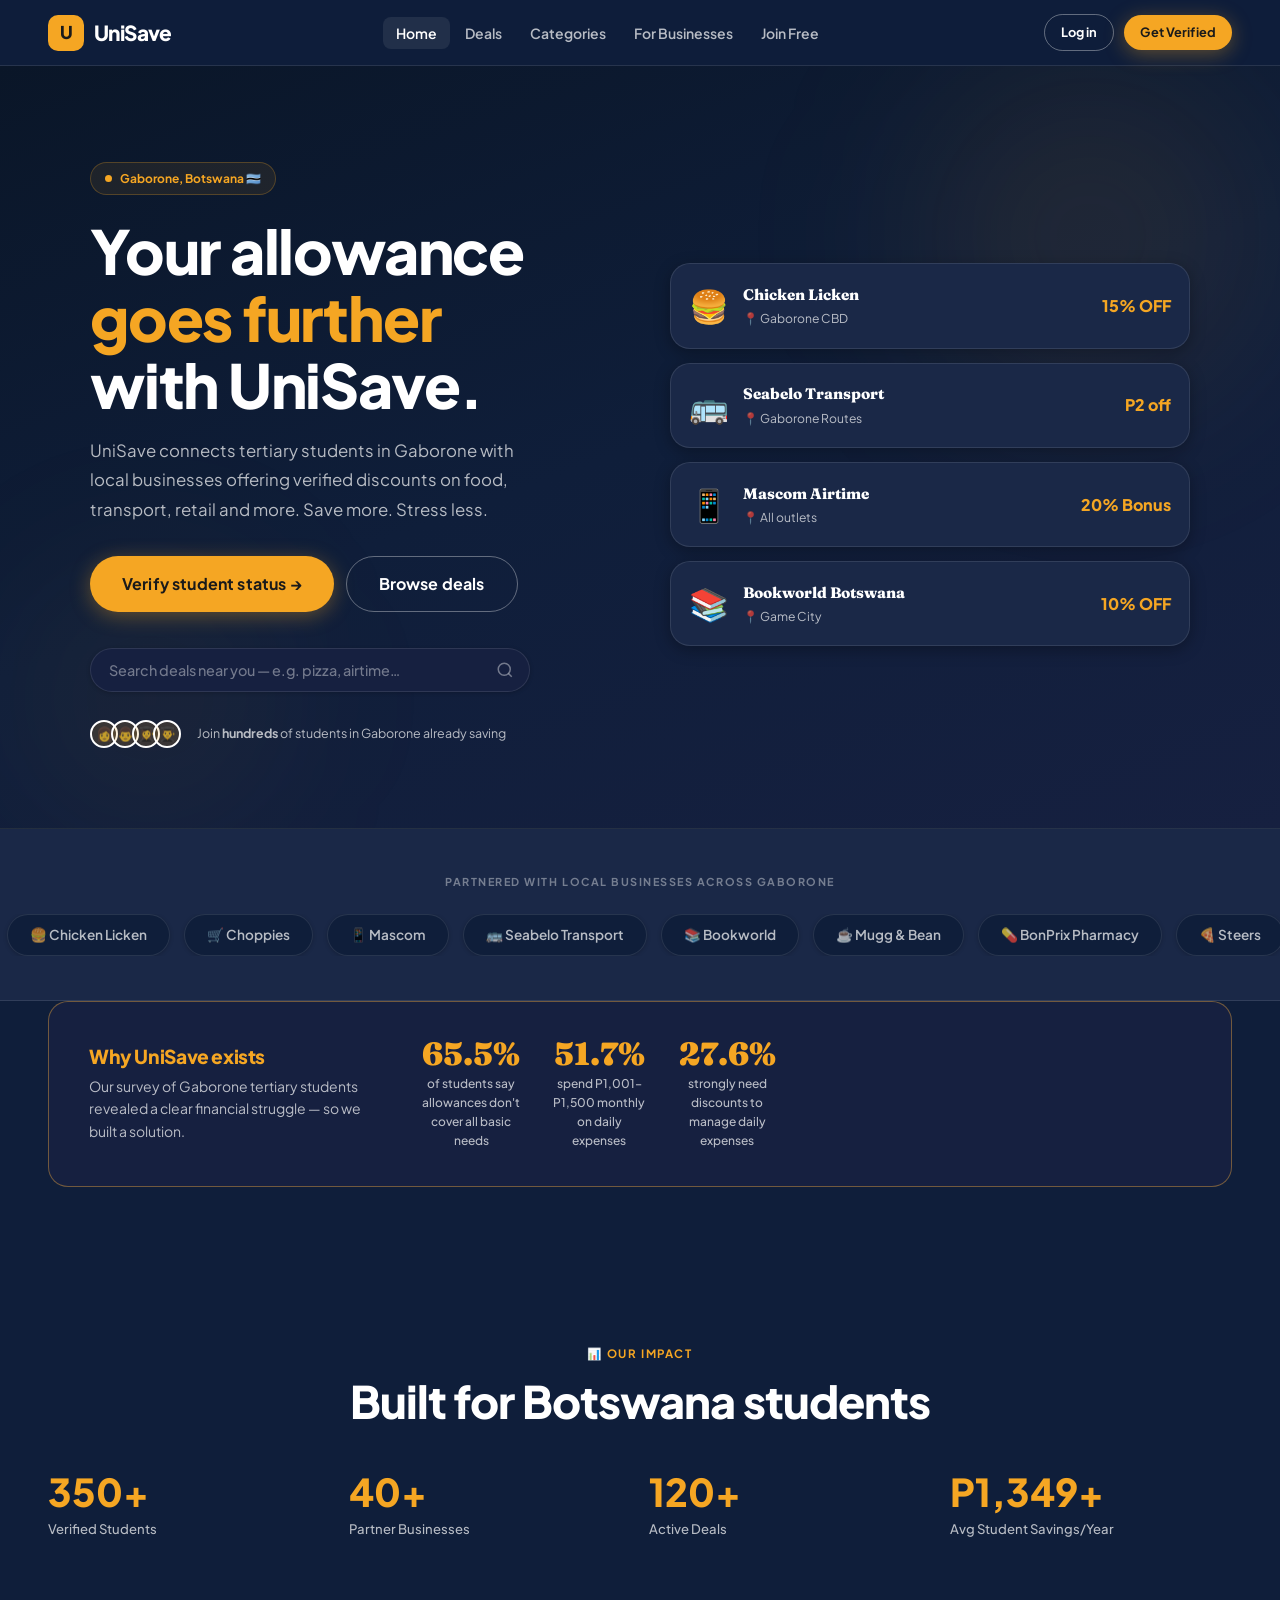
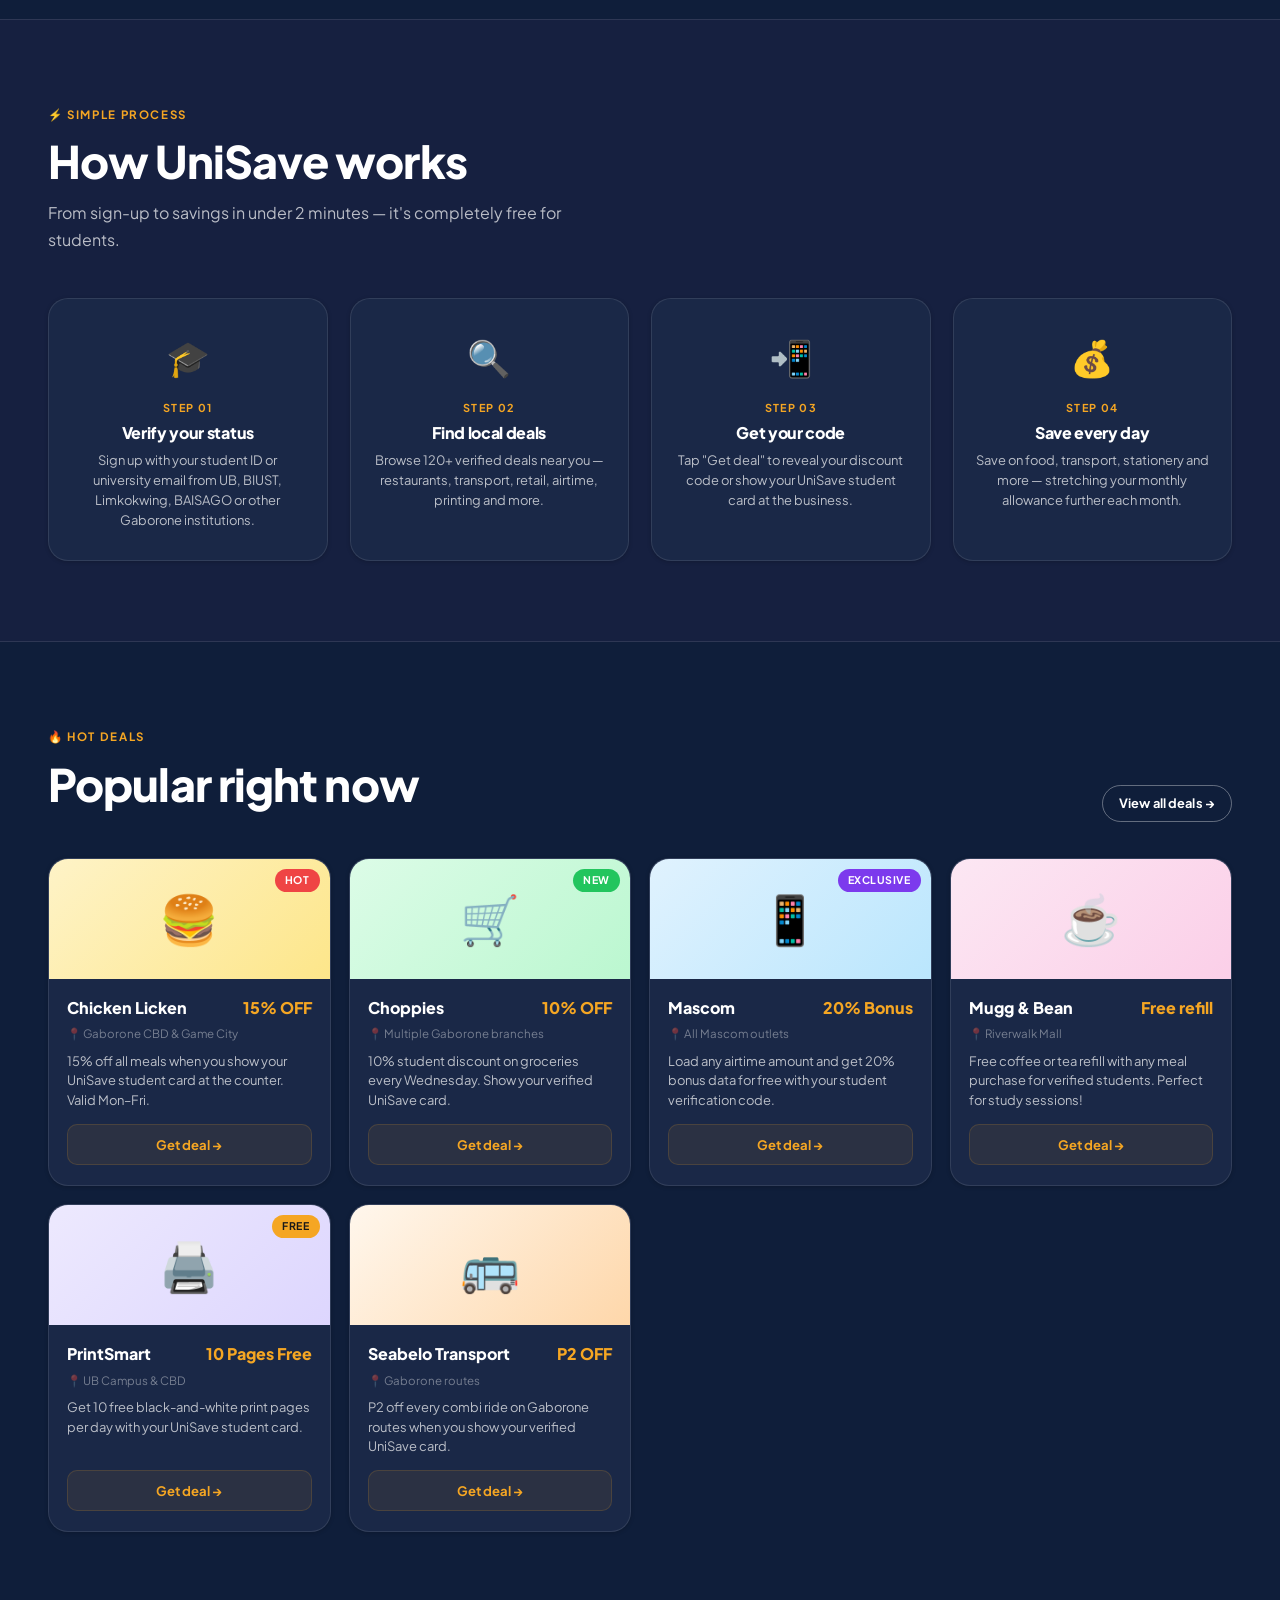
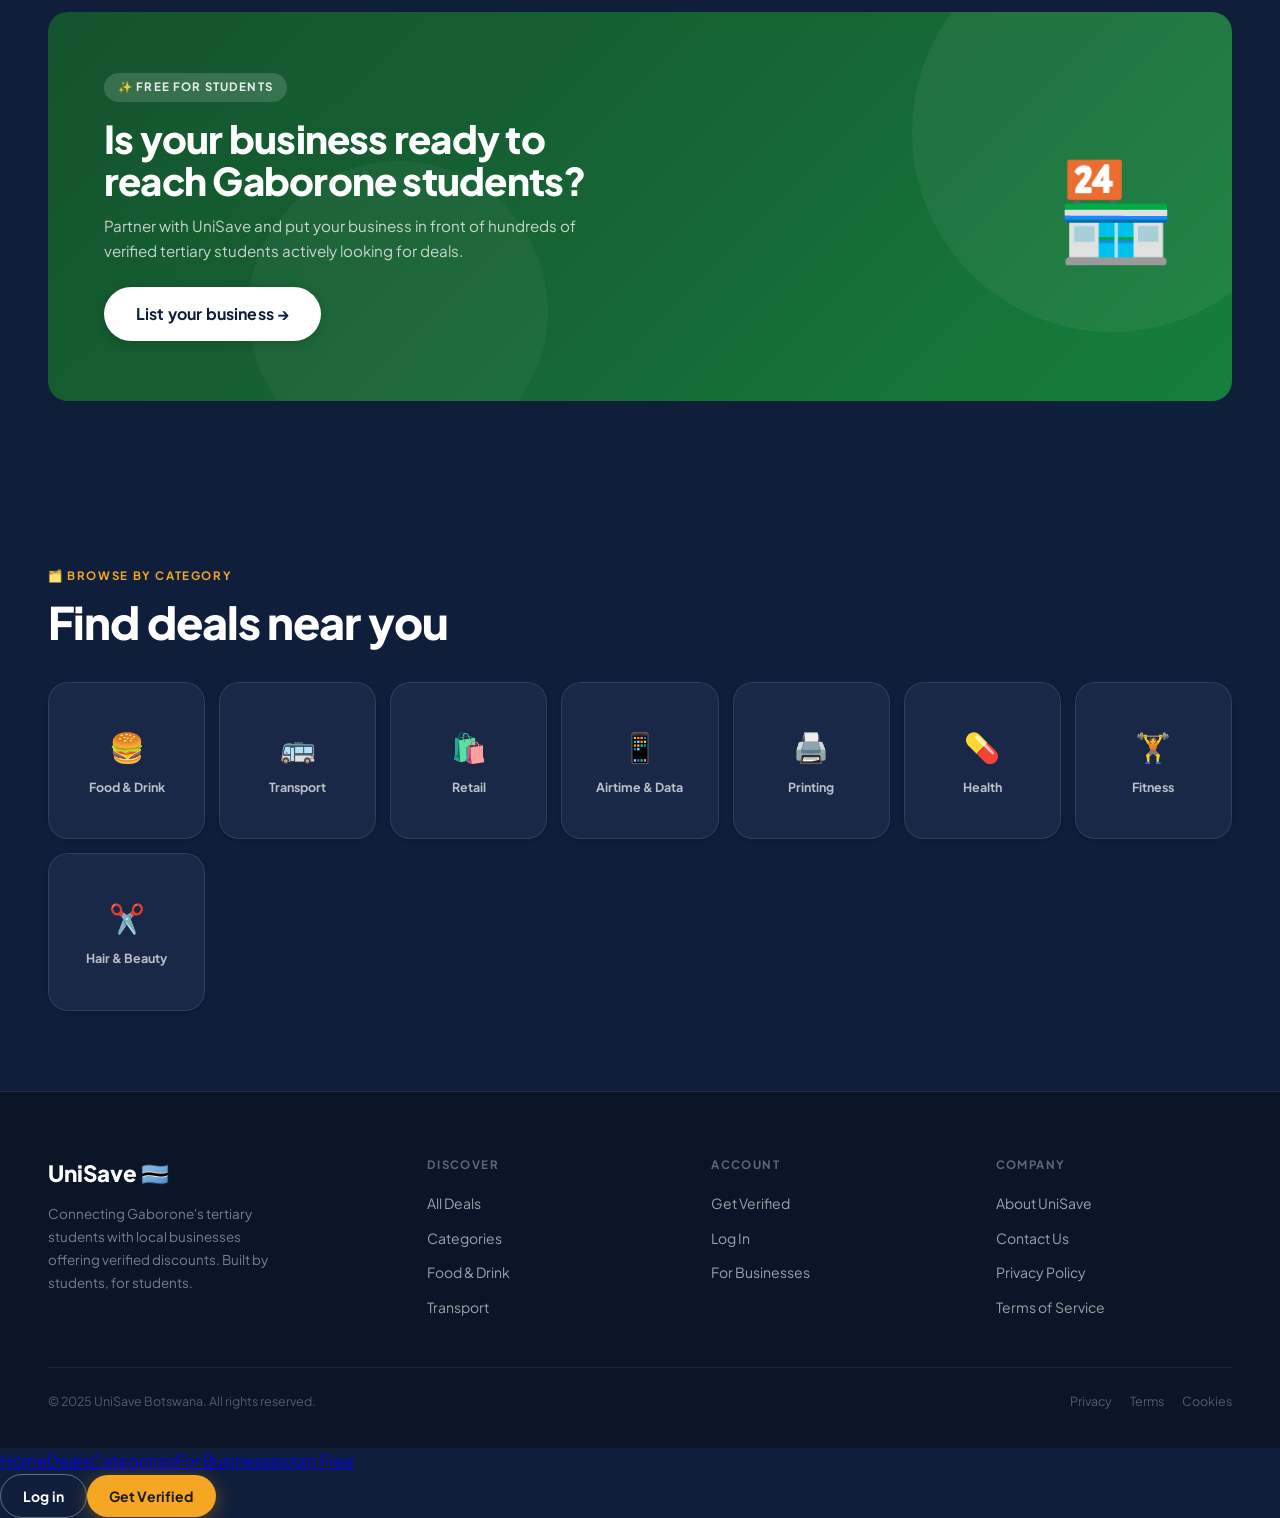
<file: index.html>
<!DOCTYPE html>
<html lang="en">
<head>
  <meta charset="UTF-8"/>
  <meta name="viewport" content="width=device-width, initial-scale=1.0"/>
  <title>UniSave — Student Deals in Gaborone, Botswana</title>
  <meta name="description" content="UniSave connects Botswana tertiary students with local businesses offering exclusive discounts on food, transport, retail and more."/>
  <link rel="stylesheet" href="css/style.css"/>
  <style>
    /* ---- HERO ---- */
    .hero {
      position: relative;
      overflow: hidden;
      padding: 96px 48px 80px;
      background: linear-gradient(160deg, #0a1628 0%, #0f1e3a 50%, #162040 100%);
      border-bottom: 1px solid var(--border);
    }
    .hero-bg-blob {
      position: absolute;
      border-radius: 50%;
      pointer-events: none;
      filter: blur(80px);
    }
    .hero-blob-1 { top:-80px; right:-60px; width:500px; height:500px; background: radial-gradient(circle, rgba(245,166,35,0.12) 0%, transparent 70%); }
    .hero-blob-2 { bottom:-60px; left:-40px; width:380px; height:380px; background: radial-gradient(circle, rgba(245,166,35,0.08) 0%, transparent 70%); }

    .hero-inner { position:relative; z-index:1; max-width: 1100px; margin: 0 auto; display: grid; grid-template-columns: 1fr 1fr; gap: 60px; align-items: center; }

    .hero-flag {
      display: inline-flex; align-items: center; gap: 8px;
      padding: 6px 14px;
      border-radius: var(--radius-pill);
      background: rgba(245,166,35,0.08);
      border: 1px solid rgba(245,166,35,0.25);
      font-size: 0.75rem; font-weight: 700;
      color: var(--amber);
      margin-bottom: 22px;
    }
    .hero-flag .dot { width:7px; height:7px; border-radius:50%; background:var(--amber); animation:pulse 2s infinite; flex-shrink:0; }

    .hero h1 { font-size: clamp(2.4rem, 5vw, 3.8rem); margin-bottom: 18px; }
    .hero-sub { font-size: 1.05rem; color: var(--text-dim); margin-bottom: 32px; line-height: 1.75; max-width: 460px; font-weight: 400; }

    .hero-actions { display: flex; gap: 12px; flex-wrap: wrap; margin-bottom: 36px; }

    .hero-search { max-width: 440px; }

    .hero-proof {
      display: flex;
      align-items: center;
      gap: 16px;
      margin-top: 28px;
      font-size: 0.78rem;
      color: var(--text-dim);
    }
    .hero-avatars { display:flex; }
    .hero-avatar { width:28px; height:28px; border-radius:50%; border:2px solid #fff; margin-left:-7px; background:var(--amber-pale); display:inline-flex; align-items:center; justify-content:center; font-size:0.85rem; }
    .hero-avatar:first-child { margin-left:0; }

    /* RIGHT SIDE CARDS */
    .hero-right { display:flex; flex-direction:column; gap:14px; }
    .hero-deal-preview {
      background: var(--card);
      border: 1px solid var(--border);
      border-radius: var(--radius-lg);
      padding: 16px 18px;
      display: flex;
      align-items: center;
      gap: 14px;
      box-shadow: var(--shadow-md);
      animation: float 5s ease-in-out infinite;
    }
    .hero-deal-preview:nth-child(2) { animation-delay:-1.6s; }
    .hero-deal-preview:nth-child(3) { animation-delay:-3.2s; }
    .hdp-icon { font-size:2rem; flex-shrink:0; }
    .hdp-brand { font-family:'Fraunces',serif; font-weight:800; font-size:0.95rem; color:var(--text); }
    .hdp-info  { font-size:0.76rem; color:var(--text-dim); margin-top:2px; }
    .hdp-disc  { margin-left:auto; font-weight:800; font-size:1rem; color:var(--amber); white-space:nowrap; }

    /* ---- STRIP ---- */
    .brands-strip { overflow:hidden; padding: 44px 0; background:var(--card); border-bottom:1px solid var(--border); }
    .brands-strip p { text-align:center; font-size:0.68rem; letter-spacing:0.14em; text-transform:uppercase; color:var(--text-muted); margin-bottom:24px; font-weight:700; }
    .marquee-wrap { overflow:hidden; }
    .marquee-track { display:flex; width:max-content; animation:marquee 28s linear infinite; }
    .brand-chip {
      display:inline-flex; align-items:center; gap:8px;
      padding:9px 22px; margin:0 7px;
      border-radius:var(--radius-pill);
      background:var(--bg); border:1px solid var(--border);
      font-size:0.85rem; font-weight:600; color:var(--text-dim);
      white-space:nowrap; flex-shrink:0; box-shadow:var(--shadow-sm);
    }

    /* ---- STATS ---- */
    .stats-section { padding:72px 48px; }
    .stats-grid { display:grid; grid-template-columns:repeat(auto-fit,minmax(180px,1fr)); gap:18px; }

    /* ---- HOW IT WORKS ---- */
    .how-section { background:var(--surface); border-top:1px solid var(--border); border-bottom:1px solid var(--border); padding:80px 48px; }
    .steps-grid  { display:grid; grid-template-columns:repeat(auto-fit,minmax(200px,1fr)); gap:22px; margin-top:44px; }
    .step-card {
      background:var(--card); border:1px solid var(--border); border-radius:var(--radius-lg);
      padding:30px 22px; text-align:center; box-shadow:var(--shadow-sm);
      transition:transform var(--transition), box-shadow var(--transition), border-color var(--transition);
    }
    .step-card:hover { transform:translateY(-4px); box-shadow:var(--shadow-md); border-color:var(--border-accent); }
    .step-icon  { font-size:2.2rem; margin-bottom:14px; display:block; }
    .step-num   { font-size:0.68rem; font-weight:700; letter-spacing:0.12em; color:var(--amber); text-transform:uppercase; margin-bottom:8px; }
    .step-card h3 { font-size:1rem; margin-bottom:8px; }
    .step-card p { font-size:0.81rem; color:var(--text-dim); line-height:1.55; }

    /* ---- FEATURED ---- */
    .featured-section { padding:80px 48px; }
    .featured-header { display:flex; justify-content:space-between; align-items:flex-end; margin-bottom:36px; flex-wrap:wrap; gap:14px; }

    /* ---- BIG BANNER ---- */
    .cta-banner {
      margin: 0 48px 80px;
      border-radius: var(--radius-lg);
      padding: 60px 56px;
      background: linear-gradient(135deg, #14532d 0%, #166534 50%, #15803d 100%);
      display: flex; align-items: center; justify-content: space-between; gap:32px;
      position: relative; overflow: hidden;
    }
    .cta-banner::before { content:''; position:absolute; top:-80px; right:-80px; width:400px; height:400px; border-radius:50%; background:rgba(255,255,255,0.05); pointer-events:none; }
    .cta-banner::after  { content:''; position:absolute; bottom:-60px; left:200px; width:300px; height:300px; border-radius:50%; background:rgba(255,255,255,0.04); pointer-events:none; }
    .cta-content { position:relative; z-index:1; max-width:520px; }
    .cta-tag { display:inline-block; padding:5px 14px; border-radius:var(--radius-pill); background:rgba(255,255,255,0.15); color:rgba(255,255,255,0.9); font-size:0.72rem; font-weight:700; text-transform:uppercase; letter-spacing:0.1em; margin-bottom:16px; }
    .cta-content h2 { font-size:clamp(1.7rem,3vw,2.6rem); color:#fff; margin-bottom:12px; }
    .cta-content p { color:rgba(255,255,255,0.75); margin-bottom:24px; font-size:0.95rem; }
    .cta-emoji { font-size:6rem; position:relative; z-index:1; animation:float 4s ease-in-out infinite; flex-shrink:0; line-height:1; }

    /* ---- CATEGORIES GRID ---- */
    .cat-grid { display:grid; grid-template-columns:repeat(auto-fill,minmax(140px,1fr)); gap:14px; margin-top:36px; }
    .cat-box {
      aspect-ratio:1; border-radius:var(--radius-lg);
      display:flex; flex-direction:column; align-items:center; justify-content:center; gap:9px;
      border:1.5px solid var(--border); background:var(--card);
      text-decoration:none; cursor:pointer;
      transition:all var(--transition);
      font-size:1.8rem; box-shadow:var(--shadow-sm);
    }
    .cat-box span { font-size:0.78rem; font-weight:700; color:var(--text-dim); font-family:'Plus Jakarta Sans',sans-serif; }
    .cat-box:hover { transform:scale(1.04); border-color:var(--border-accent); box-shadow:0 8px 24px rgba(245,166,35,0.08); }

    /* ---- SURVEY CALLOUT ---- */
    .survey-box {
      background:var(--surface);
      border:1px solid var(--border-accent);
      border-radius:var(--radius-lg);
      padding:36px 40px;
      display:flex; align-items:center; gap:32px; flex-wrap:wrap;
      margin:0 48px 80px;
    }
    .survey-box h3 { font-size:1.2rem; margin-bottom:8px; color:var(--amber); }
    .survey-box p  { font-size:0.875rem; color:var(--text-dim); line-height:1.6; }
    .survey-stats  { display:flex; gap:28px; flex-wrap:wrap; flex:1; }
    .survey-stat   { text-align:center; }
    .survey-stat .num { font-family:'Fraunces',serif; font-weight:900; font-size:2rem; color:var(--amber); line-height:1; }
    .survey-stat .lbl { font-size:0.75rem; color:var(--text-dim); margin-top:4px; font-weight:500; max-width:100px; }

    @media (max-width:900px) {
      .hero { padding:64px 20px 56px; }
      .hero-inner { grid-template-columns:1fr; gap:36px; }
      .cta-banner { margin:0 20px 60px; padding:40px 28px; flex-direction:column; }
      .cta-emoji  { font-size:4rem; }
      .featured-section { padding:60px 20px; }
      .stats-section { padding:56px 20px; }
      .how-section { padding:60px 20px; }
      .survey-box { margin:0 20px 60px; padding:24px 20px; }
    }
  </style>
</head>
<body>

<!-- NAV -->
<nav class="nav">
  <a class="nav-brand" href="index.html">
    <div class="nav-logo-icon">U</div>
    <span class="nav-logo-text">UniSave</span>
  </a>
  <ul class="nav-links">
    <li><a href="index.html" class="active">Home</a></li>
    <li><a href="deals.html">Deals</a></li>
    <li><a href="categories.html">Categories</a></li>
    <li><a href="businesses.html">For Businesses</a></li>
    <li><a href="verify.html">Join Free</a></li>
  </ul>
  <div class="nav-actions">
    <a href="login.html" class="btn btn-ghost btn-sm">Log in</a>
    <a href="verify.html" class="btn btn-primary btn-sm">Get Verified</a>
  </div>
  <button class="nav-hamburger" aria-label="Toggle menu" aria-expanded="false">
    <svg width="22" height="22" viewBox="0 0 24 24" fill="none" stroke="currentColor" stroke-width="2.2"><line x1="3" y1="6" x2="21" y2="6"/><line x1="3" y1="12" x2="21" y2="12"/><line x1="3" y1="18" x2="21" y2="18"/></svg>
  </button>
</nav>

<!-- HERO -->
<section class="hero">
  <div class="hero-bg-blob hero-blob-1"></div>
  <div class="hero-bg-blob hero-blob-2"></div>
  <div class="hero-inner">
    <div class="hero-left">
      <div class="hero-flag anim-fadeup"><span class="dot"></span> Gaborone, Botswana 🇧🇼</div>
      <h1 class="anim-fadeup anim-delay-1">Your allowance<br><span class="gradient-text">goes further</span><br>with UniSave.</h1>
      <p class="hero-sub anim-fadeup anim-delay-2">UniSave connects tertiary students in Gaborone with local businesses offering verified discounts on food, transport, retail and more. Save more. Stress less.</p>
      <div class="hero-actions anim-fadeup anim-delay-3">
        <a href="verify.html" class="btn btn-primary btn-lg">Verify student status →</a>
        <a href="deals.html" class="btn btn-ghost btn-lg">Browse deals</a>
      </div>
      <div class="hero-search anim-fadeup anim-delay-4">
        <div class="search-bar">
          <input type="text" id="hero-search" placeholder="Search deals near you — e.g. pizza, airtime…"/>
          <svg width="18" height="18" viewBox="0 0 24 24" fill="none" stroke="currentColor" stroke-width="2"><circle cx="11" cy="11" r="8"/><path d="m21 21-4.35-4.35"/></svg>
        </div>
      </div>
      <div class="hero-proof anim-fadeup anim-delay-5">
        <div class="hero-avatars">
          <div class="hero-avatar">👩</div><div class="hero-avatar">👨</div>
          <div class="hero-avatar">👩‍🎓</div><div class="hero-avatar">👨‍🎓</div>
        </div>
        <span>Join <strong>hundreds</strong> of students in Gaborone already saving</span>
      </div>
    </div>
    <div class="hero-right anim-fadeup anim-delay-2">
      <div class="hero-deal-preview">
        <div class="hdp-icon">🍔</div>
        <div><div class="hdp-brand">Chicken Licken</div><div class="hdp-info">📍 Gaborone CBD</div></div>
        <div class="hdp-disc">15% OFF</div>
      </div>
      <div class="hero-deal-preview">
        <div class="hdp-icon">🚌</div>
        <div><div class="hdp-brand">Seabelo Transport</div><div class="hdp-info">📍 Gaborone Routes</div></div>
        <div class="hdp-disc">P2 off</div>
      </div>
      <div class="hero-deal-preview">
        <div class="hdp-icon">📱</div>
        <div><div class="hdp-brand">Mascom Airtime</div><div class="hdp-info">📍 All outlets</div></div>
        <div class="hdp-disc">20% Bonus</div>
      </div>
      <div class="hero-deal-preview">
        <div class="hdp-icon">📚</div>
        <div><div class="hdp-brand">Bookworld Botswana</div><div class="hdp-info">📍 Game City</div></div>
        <div class="hdp-disc">10% OFF</div>
      </div>
    </div>
  </div>
</section>

<!-- BRAND STRIP -->
<div class="brands-strip">
  <p>Partnered with local businesses across Gaborone</p>
  <div class="marquee-wrap">
    <div class="marquee-track">
      <div class="brand-chip">🍔 Chicken Licken</div>
      <div class="brand-chip">🛒 Choppies</div>
      <div class="brand-chip">📱 Mascom</div>
      <div class="brand-chip">🚌 Seabelo Transport</div>
      <div class="brand-chip">📚 Bookworld</div>
      <div class="brand-chip">☕ Mugg & Bean</div>
      <div class="brand-chip">💊 BonPrix Pharmacy</div>
      <div class="brand-chip">🍕 Steers</div>
      <div class="brand-chip">✂️ Hair Hub</div>
      <div class="brand-chip">🖨️ PrintSmart</div>
      <div class="brand-chip">🏋️ FitZone Gym</div>
      <div class="brand-chip">🛍️ Mr Price</div>
      <!-- duplicate for seamless loop -->
      <div class="brand-chip">🍔 Chicken Licken</div>
      <div class="brand-chip">🛒 Choppies</div>
      <div class="brand-chip">📱 Mascom</div>
      <div class="brand-chip">🚌 Seabelo Transport</div>
      <div class="brand-chip">📚 Bookworld</div>
      <div class="brand-chip">☕ Mugg & Bean</div>
      <div class="brand-chip">💊 BonPrix Pharmacy</div>
      <div class="brand-chip">🍕 Steers</div>
      <div class="brand-chip">✂️ Hair Hub</div>
      <div class="brand-chip">🖨️ PrintSmart</div>
      <div class="brand-chip">🏋️ FitZone Gym</div>
      <div class="brand-chip">🛍️ Mr Price</div>
    </div>
  </div>
</div>

<!-- SURVEY STATS CALLOUT -->
<div class="survey-box" data-reveal>
  <div style="max-width:300px;">
    <h3>Why UniSave exists</h3>
    <p>Our survey of Gaborone tertiary students revealed a clear financial struggle — so we built a solution.</p>
  </div>
  <div class="survey-stats">
    <div class="survey-stat"><div class="num">65.5%</div><div class="lbl">of students say allowances don't cover all basic needs</div></div>
    <div class="survey-stat"><div class="num">51.7%</div><div class="lbl">spend P1,001–P1,500 monthly on daily expenses</div></div>
    <div class="survey-stat"><div class="num">27.6%</div><div class="lbl">strongly need discounts to manage daily expenses</div></div>
  </div>
</div>

<!-- STATS -->
<section class="stats-section" data-reveal>
  <div style="text-align:center;margin-bottom:40px;">
    <div class="section-label">📊 Our impact</div>
    <h2 class="section-title">Built for Botswana students</h2>
  </div>
  <div class="stats-grid">
    <div class="stat-card"><div class="stat-num gradient-text" data-countup="350" data-suffix="+">350+</div><div class="stat-label">Verified Students</div></div>
    <div class="stat-card"><div class="stat-num gradient-text" data-countup="40" data-suffix="+">40+</div><div class="stat-label">Partner Businesses</div></div>
    <div class="stat-card"><div class="stat-num gradient-text" data-countup="120" data-suffix="+">120+</div><div class="stat-label">Active Deals</div></div>
    <div class="stat-card"><div class="stat-num gradient-text" data-countup="1500" data-prefix="P" data-suffix="+">P1500+</div><div class="stat-label">Avg Student Savings/Year</div></div>
  </div>
</section>

<!-- HOW IT WORKS -->
<section class="how-section" data-reveal>
  <div class="section-label">⚡ Simple process</div>
  <h2 class="section-title">How UniSave works</h2>
  <p class="section-sub">From sign-up to savings in under 2 minutes — it's completely free for students.</p>
  <div class="steps-grid">
    <div class="step-card"><span class="step-icon">🎓</span><div class="step-num">Step 01</div><h3>Verify your status</h3><p>Sign up with your student ID or university email from UB, BIUST, Limkokwing, BAISAGO or other Gaborone institutions.</p></div>
    <div class="step-card"><span class="step-icon">🔍</span><div class="step-num">Step 02</div><h3>Find local deals</h3><p>Browse 120+ verified deals near you — restaurants, transport, retail, airtime, printing and more.</p></div>
    <div class="step-card"><span class="step-icon">📲</span><div class="step-num">Step 03</div><h3>Get your code</h3><p>Tap "Get deal" to reveal your discount code or show your UniSave student card at the business.</p></div>
    <div class="step-card"><span class="step-icon">💰</span><div class="step-num">Step 04</div><h3>Save every day</h3><p>Save on food, transport, stationery and more — stretching your monthly allowance further each month.</p></div>
  </div>
</section>

<!-- FEATURED DEALS -->
<section class="featured-section" data-reveal>
  <div class="featured-header">
    <div><div class="section-label">🔥 Hot deals</div><h2 class="section-title">Popular right now</h2></div>
    <a href="deals.html" class="btn btn-ghost btn-sm">View all deals →</a>
  </div>
  <div class="deals-grid">
    <div class="deal-card">
      <div class="deal-card-banner" style="background:linear-gradient(135deg,#fef3c7,#fde68a);">🍔</div>
      <span class="badge badge-hot">Hot</span>
      <div class="deal-card-body">
        <div class="deal-card-top"><span class="deal-brand">Chicken Licken</span><span class="deal-discount">15% OFF</span></div>
        <div class="deal-location">📍 Gaborone CBD & Game City</div>
        <p class="deal-desc">15% off all meals when you show your UniSave student card at the counter. Valid Mon–Fri.</p>
        <a href="deals.html" class="deal-cta">Get deal →</a>
      </div>
    </div>
    <div class="deal-card">
      <div class="deal-card-banner" style="background:linear-gradient(135deg,#dcfce7,#bbf7d0);">🛒</div>
      <span class="badge badge-new">New</span>
      <div class="deal-card-body">
        <div class="deal-card-top"><span class="deal-brand">Choppies</span><span class="deal-discount">10% OFF</span></div>
        <div class="deal-location">📍 Multiple Gaborone branches</div>
        <p class="deal-desc">10% student discount on groceries every Wednesday. Show your verified UniSave card.</p>
        <a href="deals.html" class="deal-cta">Get deal →</a>
      </div>
    </div>
    <div class="deal-card">
      <div class="deal-card-banner" style="background:linear-gradient(135deg,#e0f2fe,#bae6fd);">📱</div>
      <span class="badge badge-exc">Exclusive</span>
      <div class="deal-card-body">
        <div class="deal-card-top"><span class="deal-brand">Mascom</span><span class="deal-discount">20% Bonus</span></div>
        <div class="deal-location">📍 All Mascom outlets</div>
        <p class="deal-desc">Load any airtime amount and get 20% bonus data for free with your student verification code.</p>
        <a href="deals.html" class="deal-cta">Get deal →</a>
      </div>
    </div>
    <div class="deal-card">
      <div class="deal-card-banner" style="background:linear-gradient(135deg,#fce7f3,#fbcfe8);">☕</div>
      <div class="deal-card-body">
        <div class="deal-card-top"><span class="deal-brand">Mugg &amp; Bean</span><span class="deal-discount">Free refill</span></div>
        <div class="deal-location">📍 Riverwalk Mall</div>
        <p class="deal-desc">Free coffee or tea refill with any meal purchase for verified students. Perfect for study sessions!</p>
        <a href="deals.html" class="deal-cta">Get deal →</a>
      </div>
    </div>
    <div class="deal-card">
      <div class="deal-card-banner" style="background:linear-gradient(135deg,#ede9fe,#ddd6fe);">🖨️</div>
      <span class="badge badge-free">Free</span>
      <div class="deal-card-body">
        <div class="deal-card-top"><span class="deal-brand">PrintSmart</span><span class="deal-discount">10 Pages Free</span></div>
        <div class="deal-location">📍 UB Campus &amp; CBD</div>
        <p class="deal-desc">Get 10 free black-and-white print pages per day with your UniSave student card.</p>
        <a href="deals.html" class="deal-cta">Get deal →</a>
      </div>
    </div>
    <div class="deal-card">
      <div class="deal-card-banner" style="background:linear-gradient(135deg,#fff7ed,#fed7aa);">🚌</div>
      <div class="deal-card-body">
        <div class="deal-card-top"><span class="deal-brand">Seabelo Transport</span><span class="deal-discount">P2 OFF</span></div>
        <div class="deal-location">📍 Gaborone routes</div>
        <p class="deal-desc">P2 off every combi ride on Gaborone routes when you show your verified UniSave card.</p>
        <a href="deals.html" class="deal-cta">Get deal →</a>
      </div>
    </div>
  </div>
</section>

<!-- CTA BANNER -->
<div class="cta-banner" data-reveal>
  <div class="cta-content">
    <div class="cta-tag">✨ Free for students</div>
    <h2>Is your business ready to reach Gaborone students?</h2>
    <p>Partner with UniSave and put your business in front of hundreds of verified tertiary students actively looking for deals.</p>
    <a href="businesses.html" class="btn btn-white btn-lg">List your business →</a>
  </div>
  <div class="cta-emoji">🏪</div>
</div>

<!-- CATEGORIES -->
<section class="section" data-reveal>
  <div class="section-label">🗂️ Browse by category</div>
  <h2 class="section-title">Find deals near you</h2>
  <div class="cat-grid">
    <a href="deals.html?cat=food" class="cat-box">🍔<span>Food &amp; Drink</span></a>
    <a href="deals.html?cat=transport" class="cat-box">🚌<span>Transport</span></a>
    <a href="deals.html?cat=retail" class="cat-box">🛍️<span>Retail</span></a>
    <a href="deals.html?cat=airtime" class="cat-box">📱<span>Airtime &amp; Data</span></a>
    <a href="deals.html?cat=printing" class="cat-box">🖨️<span>Printing</span></a>
    <a href="deals.html?cat=health" class="cat-box">💊<span>Health</span></a>
    <a href="deals.html?cat=fitness" class="cat-box">🏋️<span>Fitness</span></a>
    <a href="deals.html?cat=beauty" class="cat-box">✂️<span>Hair &amp; Beauty</span></a>
  </div>
</section>

<!-- FOOTER -->
<footer class="footer">
  <div class="footer-top">
    <div>
      <span class="footer-logo">UniSave 🇧🇼</span>
      <p class="footer-desc">Connecting Gaborone's tertiary students with local businesses offering verified discounts. Built by students, for students.</p>
    </div>
    <div class="footer-col">
      <div class="footer-col-title">Discover</div>
      <ul>
        <li><a href="deals.html">All Deals</a></li>
        <li><a href="categories.html">Categories</a></li>
        <li><a href="deals.html?cat=food">Food &amp; Drink</a></li>
        <li><a href="deals.html?cat=transport">Transport</a></li>
      </ul>
    </div>
    <div class="footer-col">
      <div class="footer-col-title">Account</div>
      <ul>
        <li><a href="verify.html">Get Verified</a></li>
        <li><a href="login.html">Log In</a></li>
        <li><a href="businesses.html">For Businesses</a></li>
      </ul>
    </div>
    <div class="footer-col">
      <div class="footer-col-title">Company</div>
      <ul>
        <li><a href="#">About UniSave</a></li>
        <li><a href="#">Contact Us</a></li>
        <li><a href="#">Privacy Policy</a></li>
        <li><a href="#">Terms of Service</a></li>
      </ul>
    </div>
  </div>
  <div class="footer-bottom">
    <span>© 2025 UniSave Botswana. All rights reserved.</span>
    <div class="footer-bottom-links">
      <a href="#">Privacy</a><a href="#">Terms</a><a href="#">Cookies</a>
    </div>
  </div>
</footer>

<script src="js/main.js"></script>
<script>
  document.getElementById('hero-search').addEventListener('keydown', function(e) {
    if (e.key === 'Enter' && this.value.trim()) {
      window.location.href = 'deals.html?q=' + encodeURIComponent(this.value.trim());
    }
  });
</script>
</body>
</html>
</file>
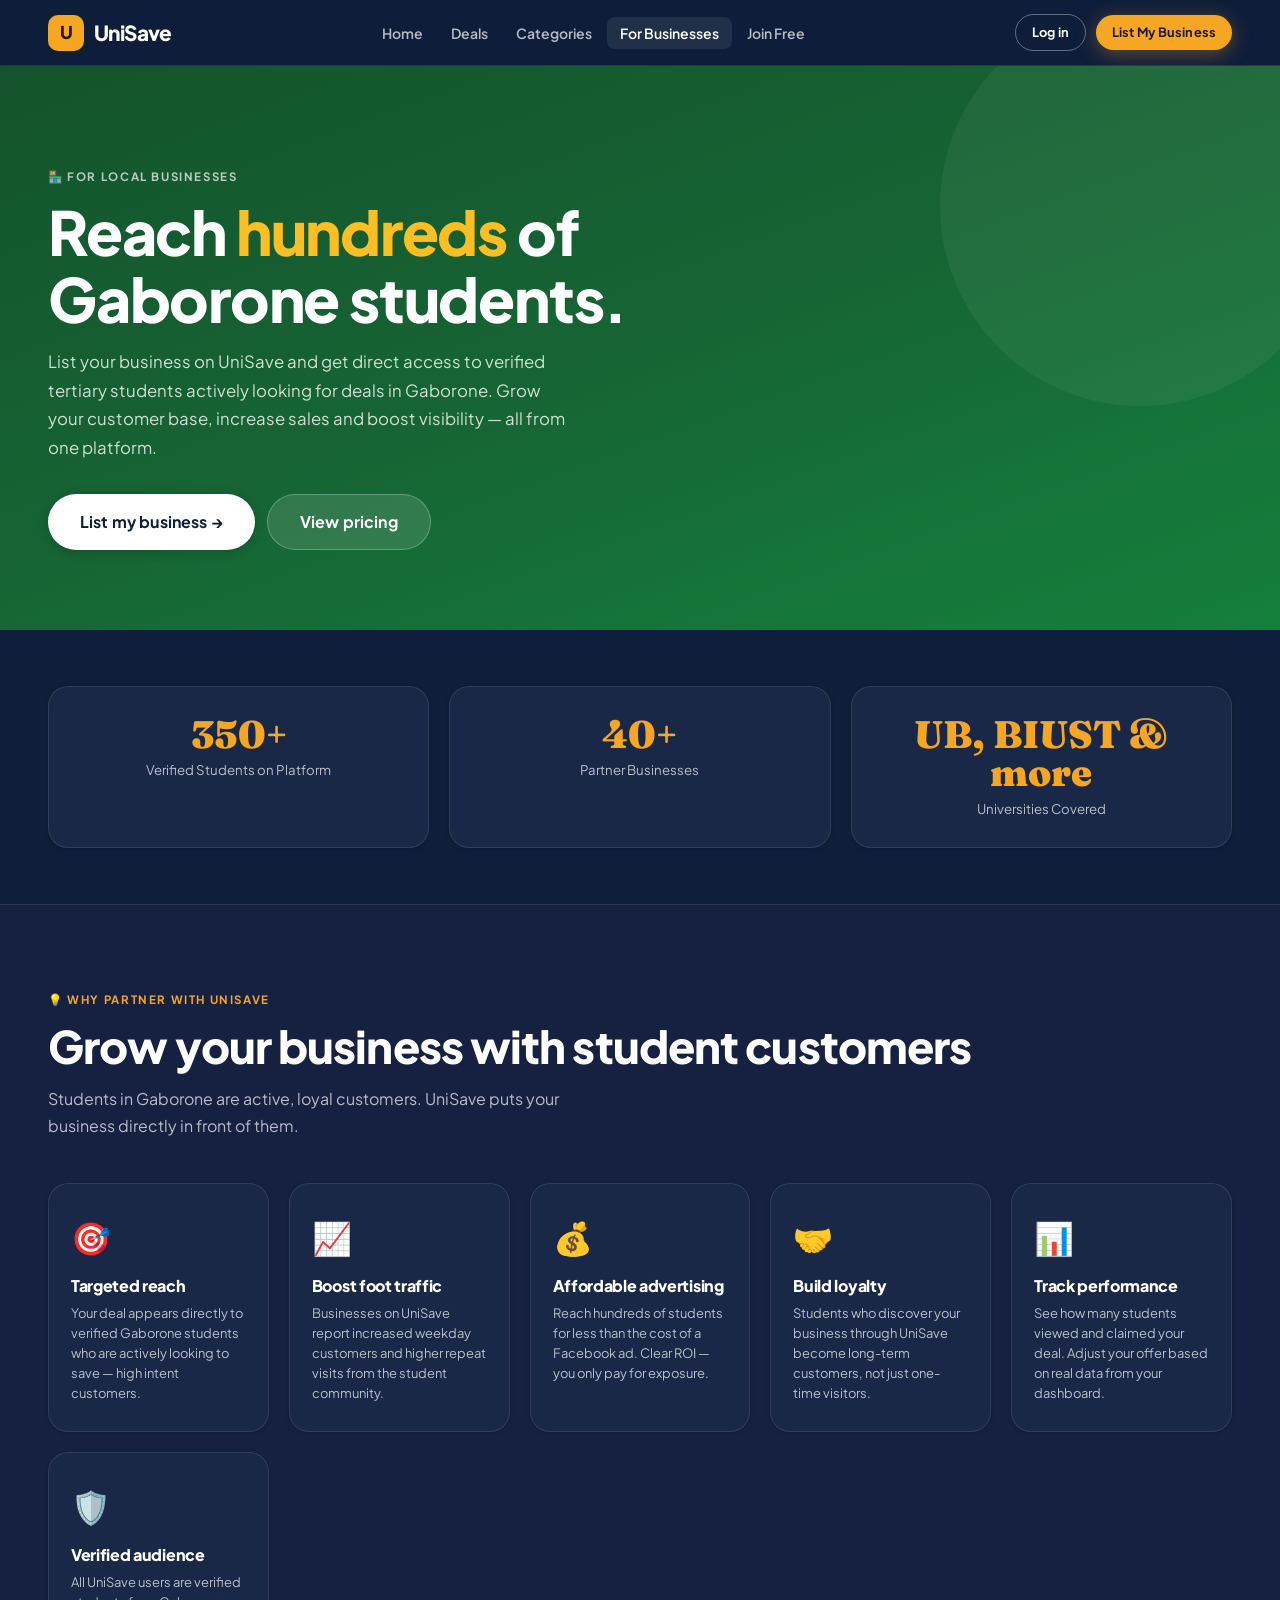
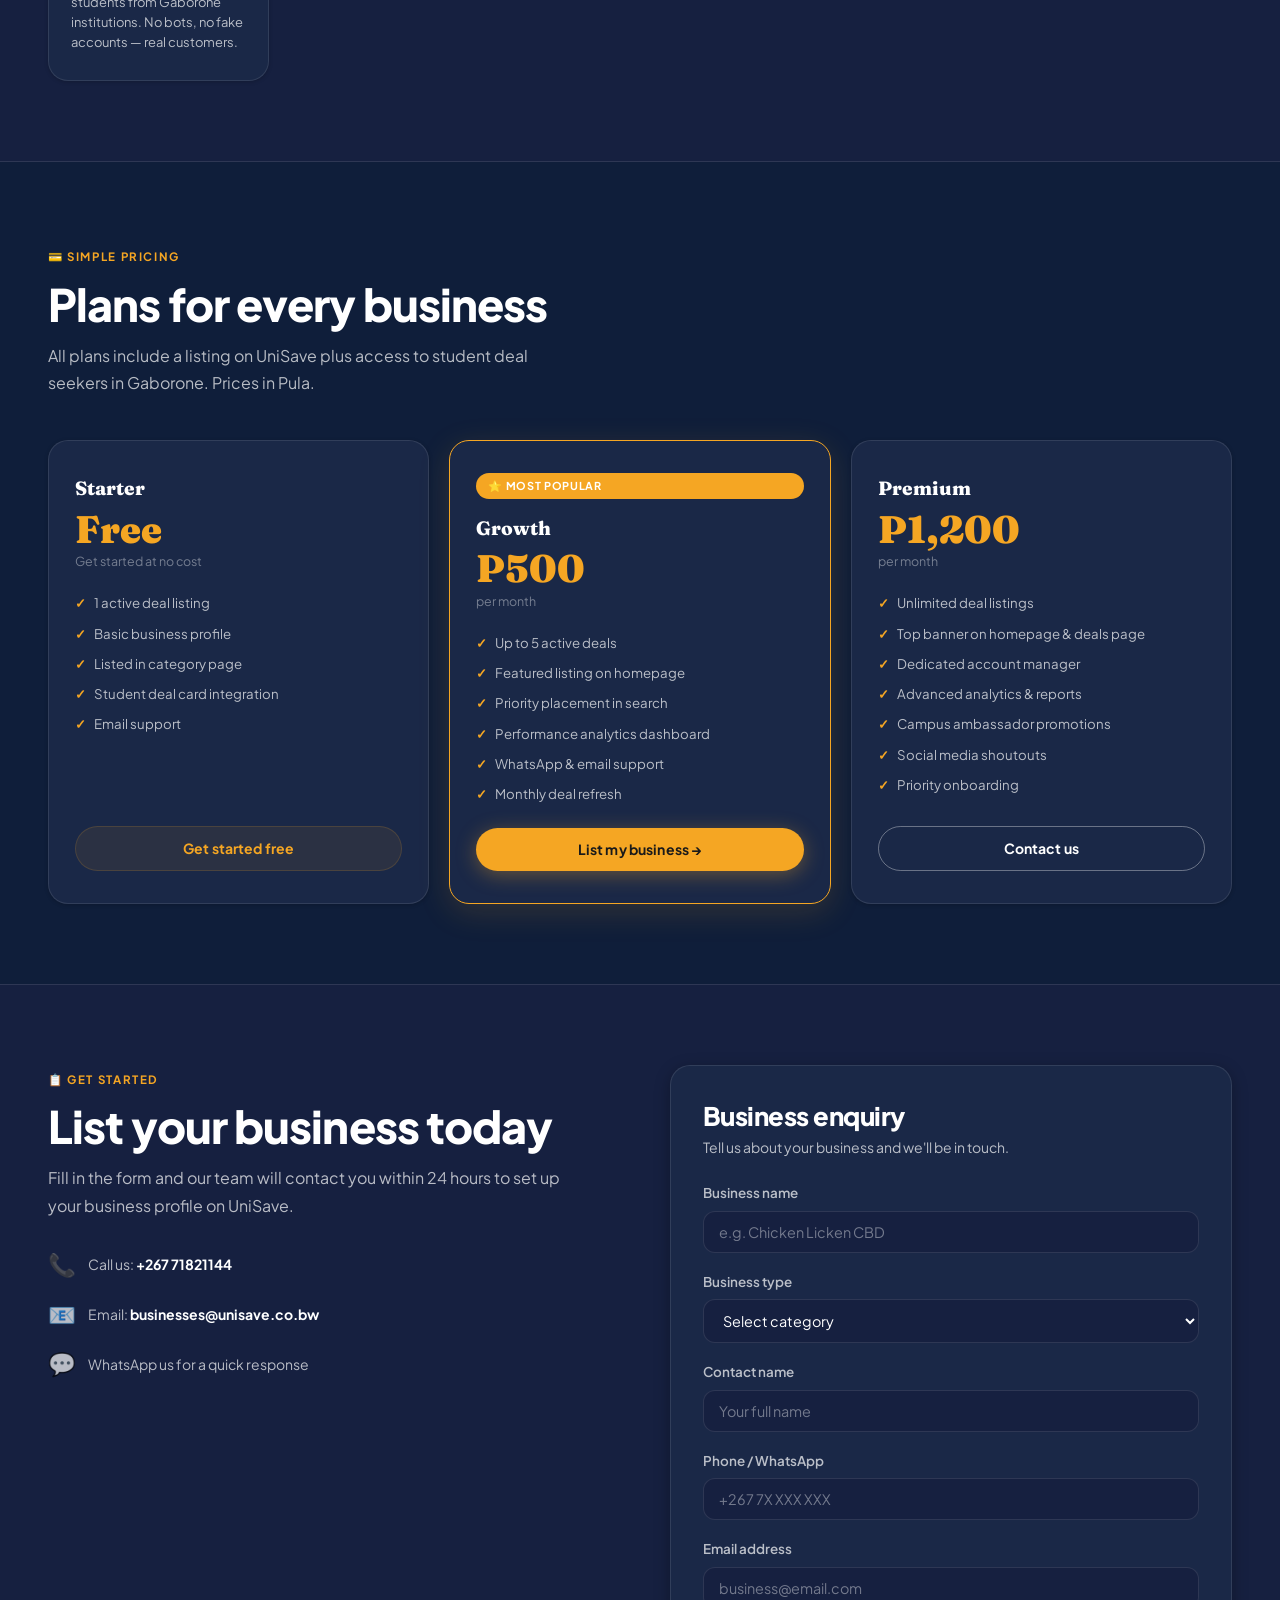
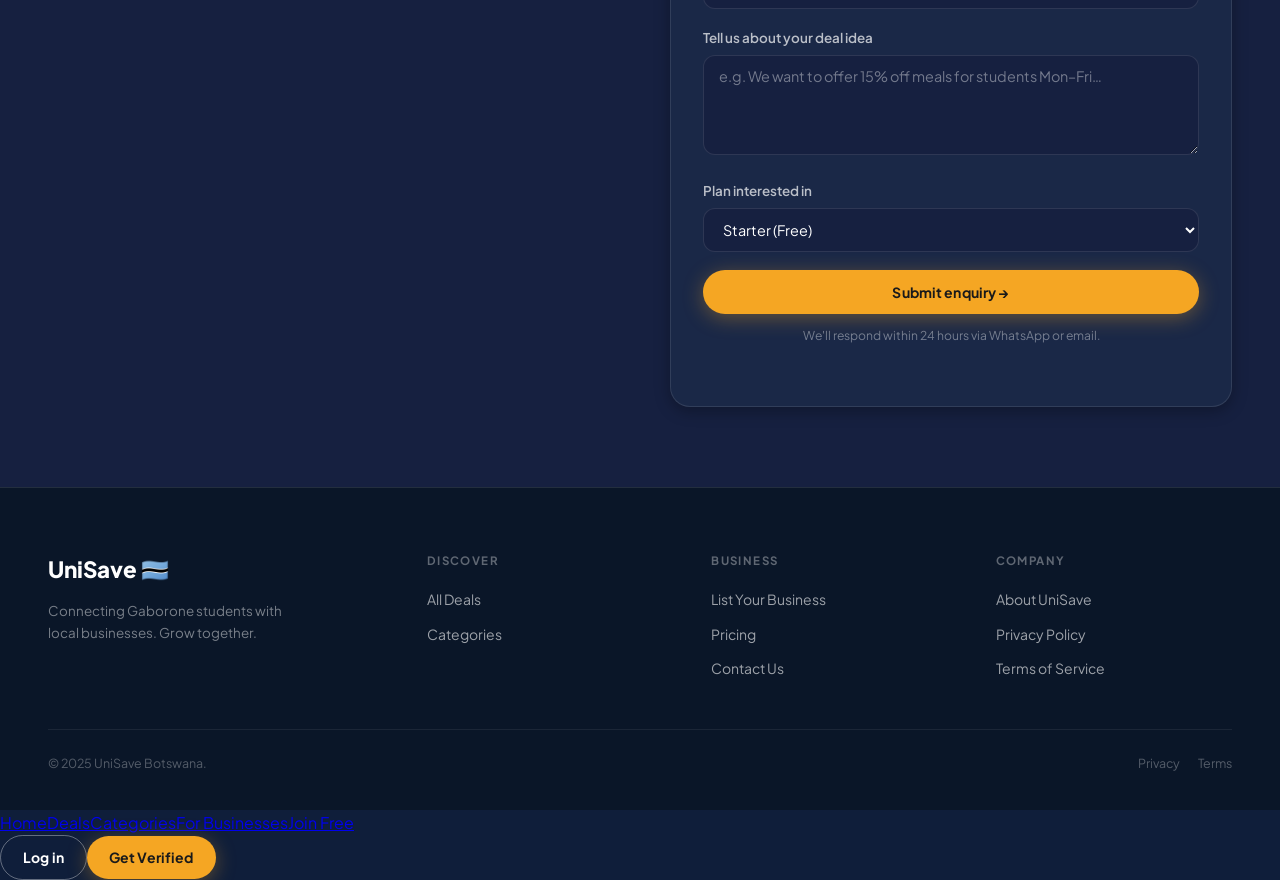
<file: businesses.html>
<!DOCTYPE html>
<html lang="en">
<head>
  <meta charset="UTF-8"/>
  <meta name="viewport" content="width=device-width, initial-scale=1.0"/>
  <title>For Businesses — UniSave Botswana</title>
  <link rel="stylesheet" href="css/style.css"/>
  <style>
    .biz-hero {
      padding:96px 48px 80px;
      background:linear-gradient(160deg,#14532d 0%,#166534 50%,#15803d 100%);
      position:relative; overflow:hidden;
    }
    .biz-hero::before { content:''; position:absolute; top:-60px; right:-60px; width:400px; height:400px; border-radius:50%; background:rgba(255,255,255,0.05); pointer-events:none; }
    .biz-hero .section-label { color:rgba(255,255,255,0.7); }
    .biz-hero h1 { font-size:clamp(2.4rem,5vw,3.8rem); color:#fff; margin-bottom:16px; }
    .biz-hero p  { color:rgba(255,255,255,0.8); max-width:520px; font-size:1.05rem; line-height:1.7; margin-bottom:32px; }
    .biz-hero-actions { display:flex; gap:12px; flex-wrap:wrap; }

    .biz-stats { display:grid; grid-template-columns:repeat(3,1fr); gap:20px; padding:56px 48px; }
    .biz-stat { background:var(--card); border:1px solid var(--border); border-radius:var(--radius-lg); padding:28px 24px; text-align:center; box-shadow:var(--shadow-sm); }
    .biz-stat .num { font-family:'Fraunces',serif; font-weight:900; font-size:2.4rem; color:var(--amber); line-height:1; margin-bottom:6px; }
    .biz-stat .lbl { font-size:0.83rem; color:var(--text-dim); }

    .why-section { padding:80px 48px; background:var(--surface); border-top:1px solid var(--border); border-bottom:1px solid var(--border); }
    .why-grid { display:grid; grid-template-columns:repeat(auto-fit,minmax(220px,1fr)); gap:20px; margin-top:44px; }
    .why-card { background:var(--card); border:1px solid var(--border); border-radius:var(--radius-lg); padding:28px 22px; box-shadow:var(--shadow-sm); transition:all var(--transition); }
    .why-card:hover { transform:translateY(-4px); border-color:var(--border-accent); box-shadow:var(--shadow-md); }
    .why-icon { font-size:2rem; margin-bottom:14px; display:block; }
    .why-card h3 { font-size:1rem; margin-bottom:8px; }
    .why-card p  { font-size:0.81rem; color:var(--text-dim); line-height:1.55; }

    .pricing-section { padding:80px 48px; }
    .pricing-grid { display:grid; grid-template-columns:repeat(auto-fit,minmax(260px,1fr)); gap:20px; margin-top:44px; }
    .price-card {
      background:var(--card); border:1.5px solid var(--border); border-radius:var(--radius-lg);
      padding:32px 26px; box-shadow:var(--shadow-sm);
      display:flex; flex-direction:column;
    }
    .price-card.featured { border-color:var(--amber); box-shadow:0 8px 32px rgba(245,166,35,0.15); }
    .price-badge { display:inline-block; padding:4px 12px; background:var(--amber); color:#fff; border-radius:var(--radius-pill); font-size:0.68rem; font-weight:700; text-transform:uppercase; letter-spacing:0.06em; margin-bottom:14px; }
    .price-name { font-family:'Fraunces',serif; font-weight:800; font-size:1.2rem; margin-bottom:6px; }
    .price-amount { font-family:'Fraunces',serif; font-weight:900; font-size:2.4rem; color:var(--amber); line-height:1; margin-bottom:4px; }
    .price-period { font-size:0.78rem; color:var(--text-muted); margin-bottom:20px; }
    .price-features { list-style:none; display:flex; flex-direction:column; gap:9px; margin-bottom:24px; flex:1; }
    .price-features li { font-size:0.83rem; color:var(--text-dim); display:flex; align-items:flex-start; gap:8px; }
    .price-features li::before { content:'✓'; color:var(--amber); font-weight:700; flex-shrink:0; }

    .register-section { padding:80px 48px; background:var(--surface); border-top:1px solid var(--border); }
    .register-inner { display:grid; grid-template-columns:1fr 1fr; gap:60px; align-items:start; }
    .register-form-box { background:var(--card); border:1px solid var(--border); border-radius:var(--radius-lg); padding:36px 32px; box-shadow:var(--shadow-md); }
    .register-form-box h2 { font-size:1.6rem; margin-bottom:6px; }
    .register-form-box p { color:var(--text-dim); font-size:0.875rem; margin-bottom:24px; }

    @media (max-width:900px) {
      .biz-hero { padding:64px 20px 56px; }
      .biz-stats { grid-template-columns:1fr; padding:40px 20px; }
      .why-section,.pricing-section,.register-section { padding:56px 20px; }
      .register-inner { grid-template-columns:1fr; }
    }
  </style>
</head>
<body>

<nav class="nav">
  <a class="nav-brand" href="index.html"><div class="nav-logo-icon">U</div><span class="nav-logo-text">UniSave</span></a>
  <ul class="nav-links">
    <li><a href="index.html">Home</a></li>
    <li><a href="deals.html">Deals</a></li>
    <li><a href="categories.html">Categories</a></li>
    <li><a href="businesses.html" class="active">For Businesses</a></li>
    <li><a href="verify.html">Join Free</a></li>
  </ul>
  <div class="nav-actions">
    <a href="login.html" class="btn btn-ghost btn-sm">Log in</a>
    <a href="#register" class="btn btn-primary btn-sm">List My Business</a>
  </div>
  <button class="nav-hamburger" aria-label="Toggle menu" aria-expanded="false">
    <svg width="22" height="22" viewBox="0 0 24 24" fill="none" stroke="currentColor" stroke-width="2.2"><line x1="3" y1="6" x2="21" y2="6"/><line x1="3" y1="12" x2="21" y2="12"/><line x1="3" y1="18" x2="21" y2="18"/></svg>
  </button>
</nav>

<!-- HERO -->
<section class="biz-hero">
  <div class="section-label anim-fadeup">🏪 For local businesses</div>
  <h1 class="anim-fadeup anim-delay-1">Reach <span style="color:var(--amber-light);">hundreds</span> of<br>Gaborone students.</h1>
  <p class="anim-fadeup anim-delay-2">List your business on UniSave and get direct access to verified tertiary students actively looking for deals in Gaborone. Grow your customer base, increase sales and boost visibility — all from one platform.</p>
  <div class="biz-hero-actions anim-fadeup anim-delay-3">
    <a href="#register" class="btn btn-white btn-lg">List my business →</a>
    <a href="#pricing" class="btn btn-lg" style="background:rgba(255,255,255,0.12);color:#fff;border:1.5px solid rgba(255,255,255,0.25);">View pricing</a>
  </div>
</section>

<!-- BIZ STATS -->
<div class="biz-stats" data-reveal>
  <div class="biz-stat"><div class="num" data-countup="350" data-suffix="+">350+</div><div class="lbl">Verified Students on Platform</div></div>
  <div class="biz-stat"><div class="num" data-countup="40" data-suffix="+">40+</div><div class="lbl">Partner Businesses</div></div>
  <div class="biz-stat"><div class="num">UB, BIUST &amp; more</div><div class="lbl">Universities Covered</div></div>
</div>

<!-- WHY LIST -->
<section class="why-section" data-reveal>
  <div class="section-label">💡 Why partner with UniSave</div>
  <h2 class="section-title">Grow your business with student customers</h2>
  <p class="section-sub">Students in Gaborone are active, loyal customers. UniSave puts your business directly in front of them.</p>
  <div class="why-grid">
    <div class="why-card"><span class="why-icon">🎯</span><h3>Targeted reach</h3><p>Your deal appears directly to verified Gaborone students who are actively looking to save — high intent customers.</p></div>
    <div class="why-card"><span class="why-icon">📈</span><h3>Boost foot traffic</h3><p>Businesses on UniSave report increased weekday customers and higher repeat visits from the student community.</p></div>
    <div class="why-card"><span class="why-icon">💰</span><h3>Affordable advertising</h3><p>Reach hundreds of students for less than the cost of a Facebook ad. Clear ROI — you only pay for exposure.</p></div>
    <div class="why-card"><span class="why-icon">🤝</span><h3>Build loyalty</h3><p>Students who discover your business through UniSave become long-term customers, not just one-time visitors.</p></div>
    <div class="why-card"><span class="why-icon">📊</span><h3>Track performance</h3><p>See how many students viewed and claimed your deal. Adjust your offer based on real data from your dashboard.</p></div>
    <div class="why-card"><span class="why-icon">🛡️</span><h3>Verified audience</h3><p>All UniSave users are verified students from Gaborone institutions. No bots, no fake accounts — real customers.</p></div>
  </div>
</section>

<!-- PRICING -->
<section class="pricing-section" id="pricing" data-reveal>
  <div class="section-label">💳 Simple pricing</div>
  <h2 class="section-title">Plans for every business</h2>
  <p class="section-sub">All plans include a listing on UniSave plus access to student deal seekers in Gaborone. Prices in Pula.</p>
  <div class="pricing-grid">
    <div class="price-card">
      <div class="price-name">Starter</div>
      <div class="price-amount">Free</div>
      <div class="price-period">Get started at no cost</div>
      <ul class="price-features">
        <li>1 active deal listing</li>
        <li>Basic business profile</li>
        <li>Listed in category page</li>
        <li>Student deal card integration</li>
        <li>Email support</li>
      </ul>
      <a href="#register" class="btn btn-outline" style="width:100%;justify-content:center;">Get started free</a>
    </div>
    <div class="price-card featured">
      <div class="price-badge">⭐ Most Popular</div>
      <div class="price-name">Growth</div>
      <div class="price-amount">P500</div>
      <div class="price-period">per month</div>
      <ul class="price-features">
        <li>Up to 5 active deals</li>
        <li>Featured listing on homepage</li>
        <li>Priority placement in search</li>
        <li>Performance analytics dashboard</li>
        <li>WhatsApp &amp; email support</li>
        <li>Monthly deal refresh</li>
      </ul>
      <a href="#register" class="btn btn-primary" style="width:100%;justify-content:center;">List my business →</a>
    </div>
    <div class="price-card">
      <div class="price-name">Premium</div>
      <div class="price-amount">P1,200</div>
      <div class="price-period">per month</div>
      <ul class="price-features">
        <li>Unlimited deal listings</li>
        <li>Top banner on homepage &amp; deals page</li>
        <li>Dedicated account manager</li>
        <li>Advanced analytics &amp; reports</li>
        <li>Campus ambassador promotions</li>
        <li>Social media shoutouts</li>
        <li>Priority onboarding</li>
      </ul>
      <a href="#register" class="btn btn-ghost" style="width:100%;justify-content:center;">Contact us</a>
    </div>
  </div>
</section>

<!-- REGISTER FORM -->
<section class="register-section" id="register" data-reveal>
  <div class="register-inner">
    <div>
      <div class="section-label">📋 Get started</div>
      <h2 class="section-title">List your business today</h2>
      <p class="section-sub" style="margin-bottom:28px;">Fill in the form and our team will contact you within 24 hours to set up your business profile on UniSave.</p>
      <div style="display:flex;flex-direction:column;gap:14px;">
        <div style="display:flex;align-items:center;gap:12px;font-size:0.875rem;color:var(--text-dim);">
          <span style="font-size:1.4rem;">📞</span><span>Call us: <strong style="color:var(--text)">+267 71821144</strong></span>
        </div>
        <div style="display:flex;align-items:center;gap:12px;font-size:0.875rem;color:var(--text-dim);">
          <span style="font-size:1.4rem;">📧</span><span>Email: <strong style="color:var(--text)">businesses@unisave.co.bw</strong></span>
        </div>
        <div style="display:flex;align-items:center;gap:12px;font-size:0.875rem;color:var(--text-dim);">
          <span style="font-size:1.4rem;">💬</span><span>WhatsApp us for a quick response</span>
        </div>
      </div>
    </div>
    <div class="register-form-box">
      <h2>Business enquiry</h2>
      <p>Tell us about your business and we'll be in touch.</p>
      <div class="form-group"><label class="form-label">Business name</label><input type="text" class="form-input" placeholder="e.g. Chicken Licken CBD"/></div>
      <div class="form-group"><label class="form-label">Business type</label>
        <select class="form-select">
          <option value="">Select category</option>
          <option>Food &amp; Drink</option>
          <option>Transport</option>
          <option>Retail &amp; Shopping</option>
          <option>Airtime &amp; Data</option>
          <option>Printing &amp; Stationery</option>
          <option>Health &amp; Wellness</option>
          <option>Fitness</option>
          <option>Hair &amp; Beauty</option>
          <option>Other</option>
        </select>
      </div>
      <div class="form-group"><label class="form-label">Contact name</label><input type="text" class="form-input" placeholder="Your full name"/></div>
      <div class="form-group"><label class="form-label">Phone / WhatsApp</label><input type="tel" class="form-input" placeholder="+267 7X XXX XXX"/></div>
      <div class="form-group"><label class="form-label">Email address</label><input type="email" class="form-input" placeholder="business@email.com"/></div>
      <div class="form-group"><label class="form-label">Tell us about your deal idea</label><textarea class="form-textarea" placeholder="e.g. We want to offer 15% off meals for students Mon–Fri…"></textarea></div>
      <div class="form-group"><label class="form-label">Plan interested in</label>
        <select class="form-select"><option>Starter (Free)</option><option>Growth (P500/month)</option><option>Premium (P1,200/month)</option></select>
      </div>
      <button class="btn btn-primary" style="width:100%;justify-content:center;padding:13px;" onclick="submitBiz()">Submit enquiry →</button>
      <p style="text-align:center;margin-top:12px;font-size:0.76rem;color:var(--text-muted);">We'll respond within 24 hours via WhatsApp or email.</p>
    </div>
  </div>
</section>

<footer class="footer">
  <div class="footer-top">
    <div><span class="footer-logo">UniSave 🇧🇼</span><p class="footer-desc">Connecting Gaborone students with local businesses. Grow together.</p></div>
    <div class="footer-col"><div class="footer-col-title">Discover</div><ul><li><a href="deals.html">All Deals</a></li><li><a href="categories.html">Categories</a></li></ul></div>
    <div class="footer-col"><div class="footer-col-title">Business</div><ul><li><a href="businesses.html">List Your Business</a></li><li><a href="#pricing">Pricing</a></li><li><a href="#register">Contact Us</a></li></ul></div>
    <div class="footer-col"><div class="footer-col-title">Company</div><ul><li><a href="#">About UniSave</a></li><li><a href="#">Privacy Policy</a></li><li><a href="#">Terms of Service</a></li></ul></div>
  </div>
  <div class="footer-bottom"><span>© 2025 UniSave Botswana.</span><div class="footer-bottom-links"><a href="#">Privacy</a><a href="#">Terms</a></div></div>
</footer>

<script src="js/main.js"></script>
<script>
  function submitBiz() {
    showToast('Enquiry submitted! We\'ll contact you within 24 hours. 🎉', 'success');
  }
</script>
</body>
</html>
</file>
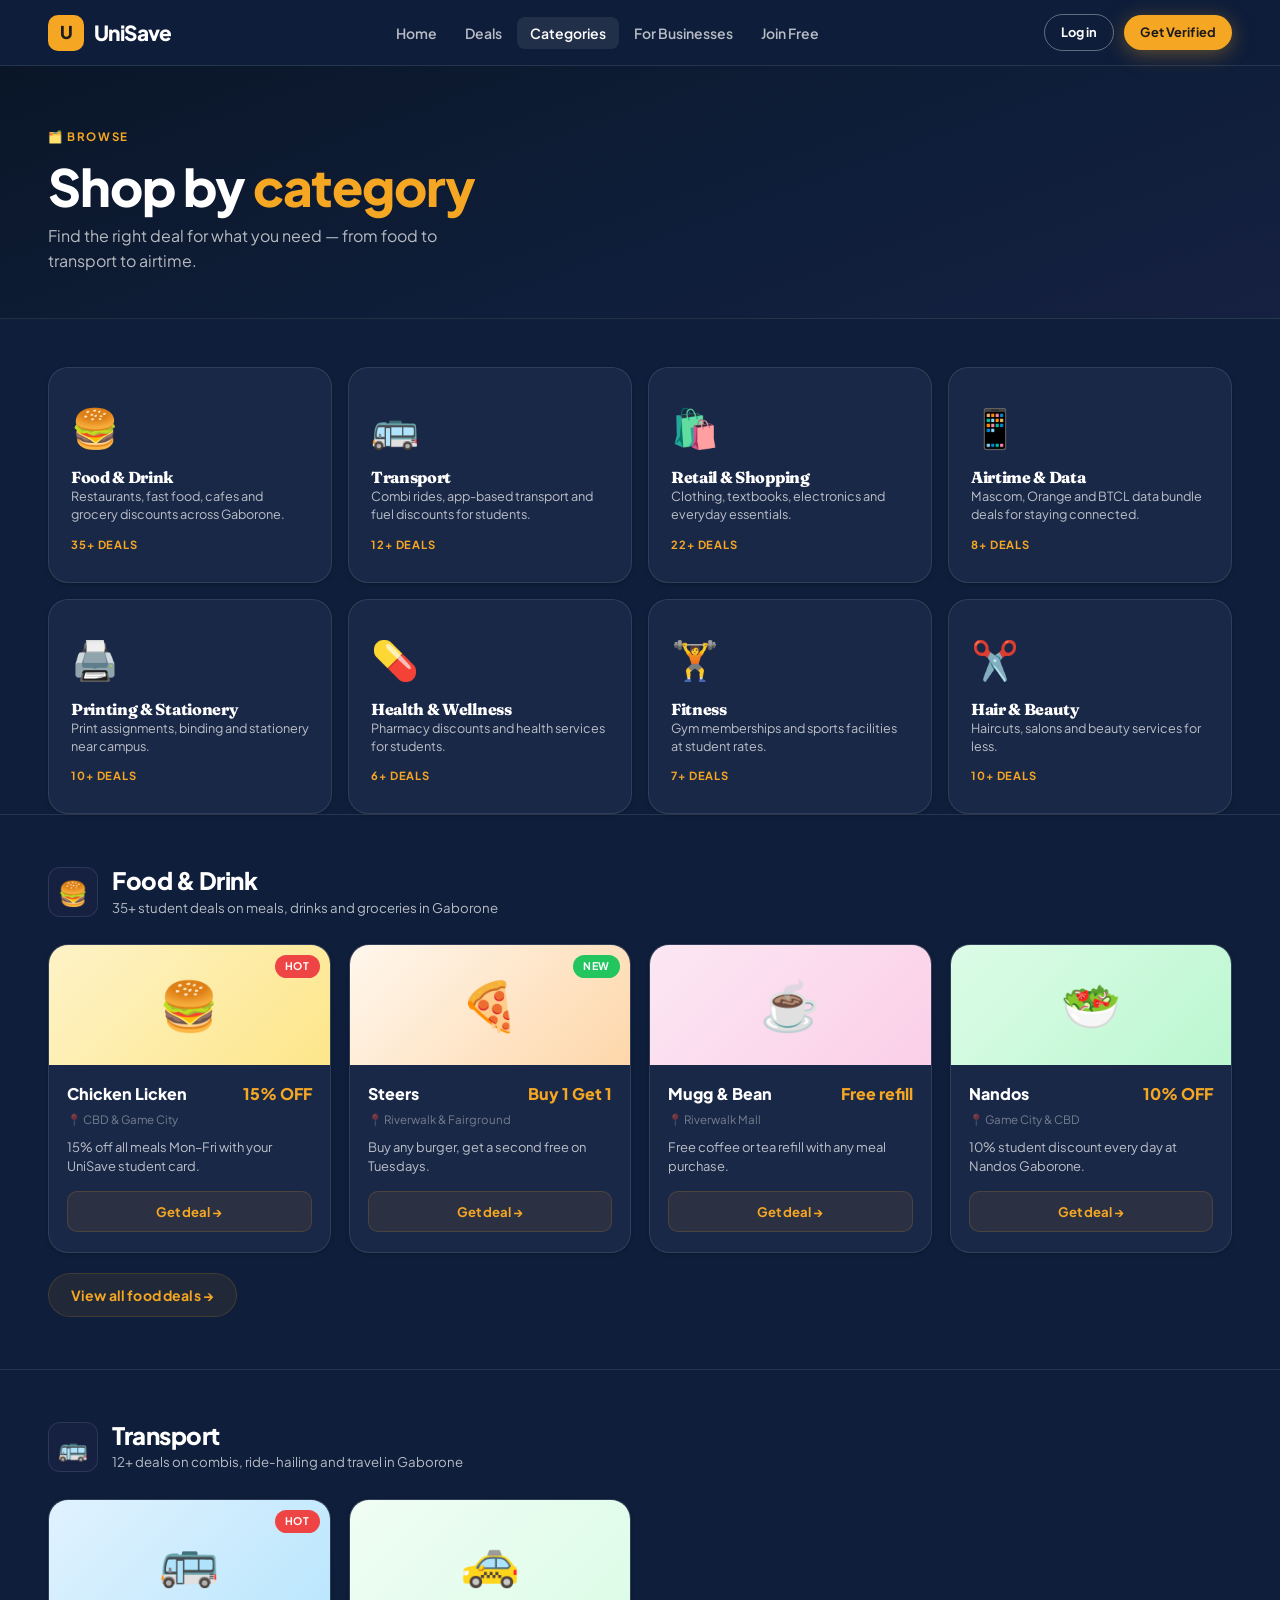
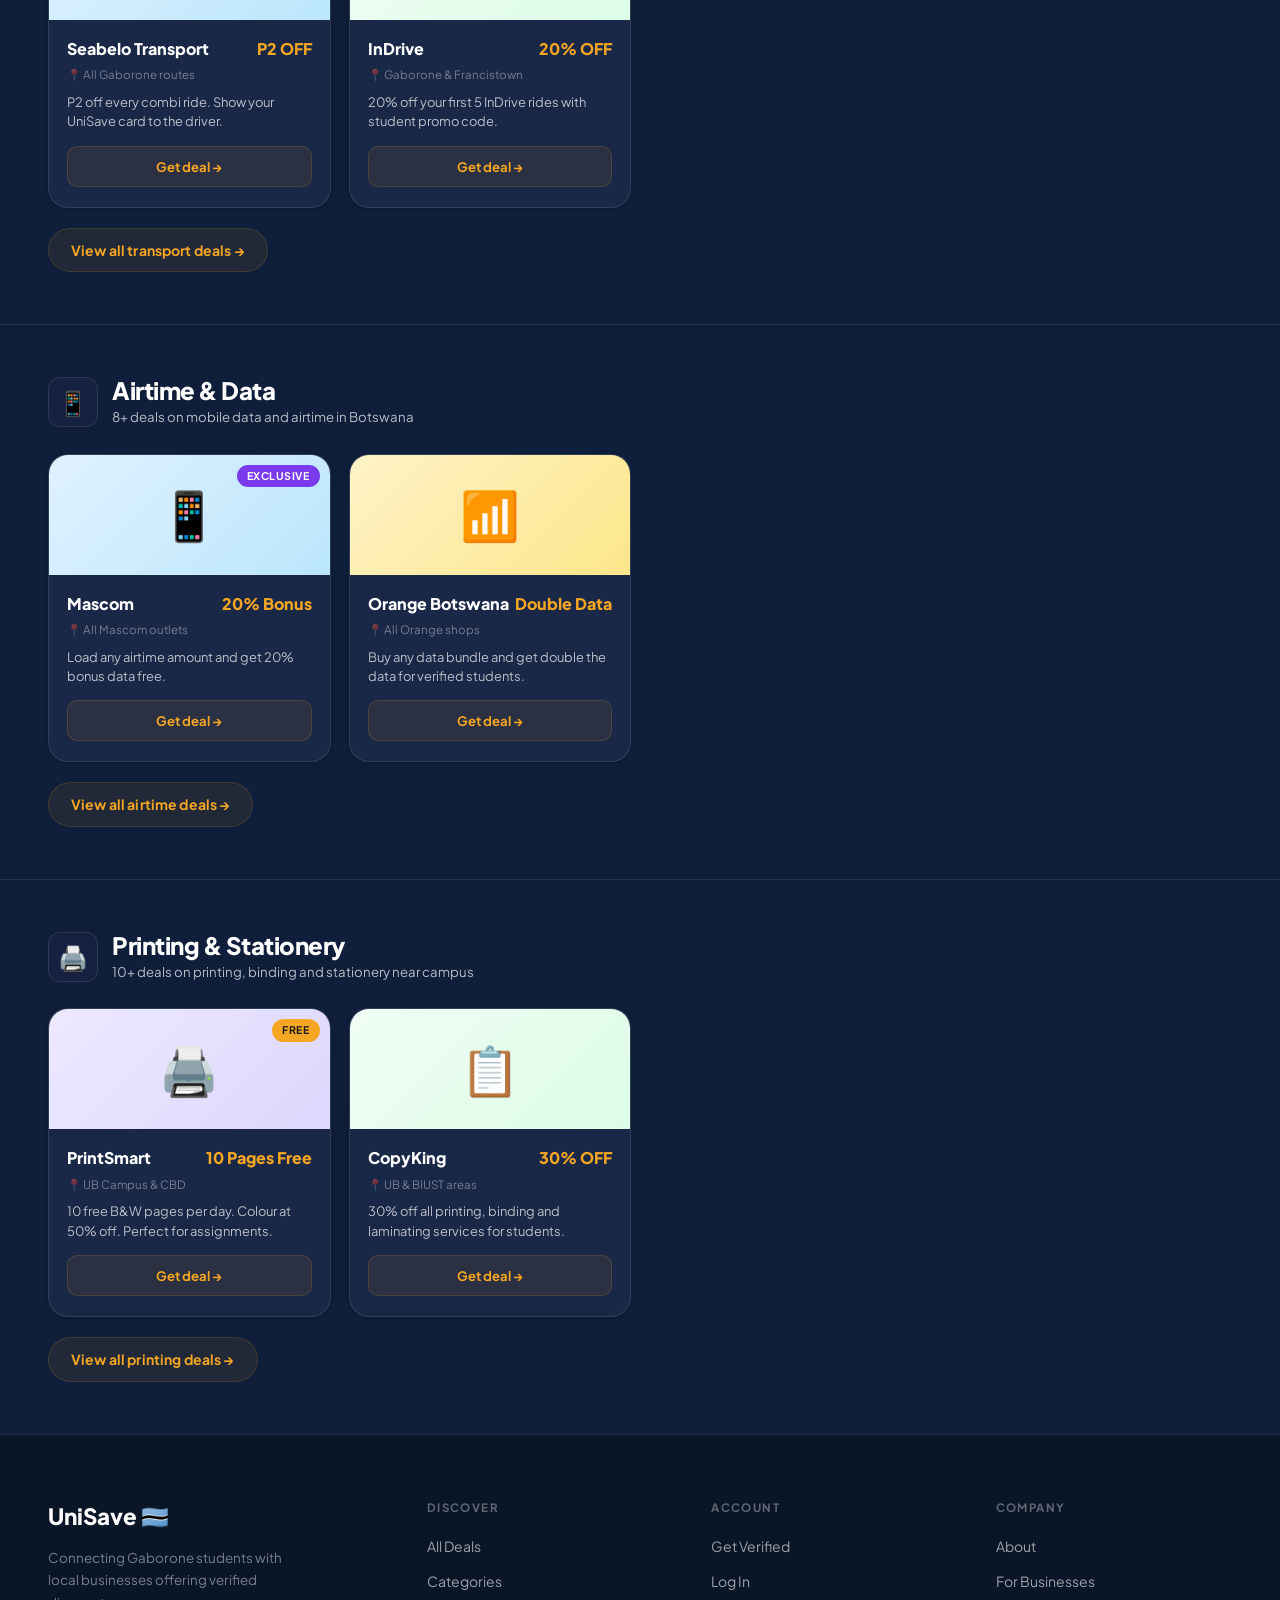
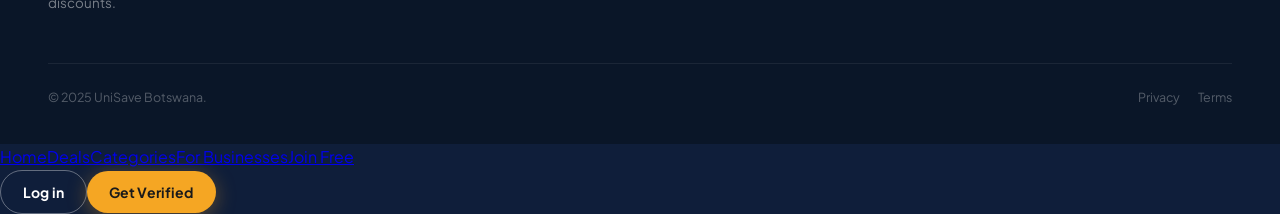
<file: categories.html>
<!DOCTYPE html>
<html lang="en">
<head>
  <meta charset="UTF-8"/>
  <meta name="viewport" content="width=device-width, initial-scale=1.0"/>
  <title>Categories — UniSave Botswana</title>
  <link rel="stylesheet" href="css/style.css"/>
  <style>
    .cats-hero { padding:56px 48px 44px; background:linear-gradient(160deg,#0a1628,#0f1e3a 60%,#162040 100%); border-bottom:1px solid var(--border); }
    .cats-hero h1 { font-size:clamp(2rem,4.5vw,3.2rem); margin-bottom:8px; }
    .cats-hero p   { color:var(--text-dim); max-width:420px; }

    .cat-big-grid { display:grid; grid-template-columns:repeat(4,1fr); gap:16px; padding:48px 48px 0; }
    .cat-big-card {
      border-radius:var(--radius-lg); padding:28px 22px;
      display:flex; flex-direction:column; gap:12px;
      border:1.5px solid var(--border); background:var(--card);
      text-decoration:none;
      transition:all var(--transition);
      box-shadow:var(--shadow-sm);
    }
    .cat-big-card:hover { transform:translateY(-4px); border-color:var(--border-accent); box-shadow:0 12px 32px rgba(245,166,35,0.08); }
    .cat-big-card .emoji { font-size:2.4rem; }
    .cat-big-card h3 { font-family:'Fraunces',serif; font-weight:800; font-size:1rem; color:var(--text); }
    .cat-big-card p  { font-size:0.79rem; color:var(--text-dim); line-height:1.45; }
    .cat-big-card .count { font-size:0.7rem; font-weight:700; color:var(--amber); text-transform:uppercase; letter-spacing:0.08em; margin-top:auto; }

    .cat-section { padding:52px 48px; border-top:1px solid var(--border); }
    .cat-section-header { display:flex; align-items:center; gap:14px; margin-bottom:26px; }
    .cat-section-icon { width:50px; height:50px; border-radius:var(--radius); background:var(--surface); border:1px solid var(--border); display:flex; align-items:center; justify-content:center; font-size:1.5rem; flex-shrink:0; }
    .cat-section-header h2 { font-size:1.5rem; }
    .cat-section-header p  { color:var(--text-dim); font-size:0.83rem; margin-top:3px; }
    .view-all { margin-top:20px; }

    @media (max-width:1100px) { .cat-big-grid { grid-template-columns:repeat(2,1fr); } }
    @media (max-width:900px)  { .cats-hero,.cat-big-grid,.cat-section { padding-left:20px; padding-right:20px; } }
    @media (max-width:480px)  { .cat-big-grid { grid-template-columns:1fr; } }
  </style>
</head>
<body>

<nav class="nav">
  <a class="nav-brand" href="index.html"><div class="nav-logo-icon">U</div><span class="nav-logo-text">UniSave</span></a>
  <ul class="nav-links">
    <li><a href="index.html">Home</a></li>
    <li><a href="deals.html">Deals</a></li>
    <li><a href="categories.html" class="active">Categories</a></li>
    <li><a href="businesses.html">For Businesses</a></li>
    <li><a href="verify.html">Join Free</a></li>
  </ul>
  <div class="nav-actions">
    <a href="login.html" class="btn btn-ghost btn-sm">Log in</a>
    <a href="verify.html" class="btn btn-primary btn-sm">Get Verified</a>
  </div>
  <button class="nav-hamburger" aria-label="Toggle menu" aria-expanded="false">
    <svg width="22" height="22" viewBox="0 0 24 24" fill="none" stroke="currentColor" stroke-width="2.2"><line x1="3" y1="6" x2="21" y2="6"/><line x1="3" y1="12" x2="21" y2="12"/><line x1="3" y1="18" x2="21" y2="18"/></svg>
  </button>
</nav>

<div class="cats-hero">
  <div class="section-label anim-fadeup">🗂️ Browse</div>
  <h1 class="anim-fadeup anim-delay-1">Shop by <span class="gradient-text">category</span></h1>
  <p class="anim-fadeup anim-delay-2">Find the right deal for what you need — from food to transport to airtime.</p>
</div>

<div class="cat-big-grid" data-reveal>
  <a href="deals.html?cat=food" class="cat-big-card"><div class="emoji">🍔</div><div><h3>Food &amp; Drink</h3><p>Restaurants, fast food, cafes and grocery discounts across Gaborone.</p></div><div class="count">35+ deals</div></a>
  <a href="deals.html?cat=transport" class="cat-big-card"><div class="emoji">🚌</div><div><h3>Transport</h3><p>Combi rides, app-based transport and fuel discounts for students.</p></div><div class="count">12+ deals</div></a>
  <a href="deals.html?cat=retail" class="cat-big-card"><div class="emoji">🛍️</div><div><h3>Retail &amp; Shopping</h3><p>Clothing, textbooks, electronics and everyday essentials.</p></div><div class="count">22+ deals</div></a>
  <a href="deals.html?cat=airtime" class="cat-big-card"><div class="emoji">📱</div><div><h3>Airtime &amp; Data</h3><p>Mascom, Orange and BTCL data bundle deals for staying connected.</p></div><div class="count">8+ deals</div></a>
  <a href="deals.html?cat=printing" class="cat-big-card"><div class="emoji">🖨️</div><div><h3>Printing &amp; Stationery</h3><p>Print assignments, binding and stationery near campus.</p></div><div class="count">10+ deals</div></a>
  <a href="deals.html?cat=health" class="cat-big-card"><div class="emoji">💊</div><div><h3>Health &amp; Wellness</h3><p>Pharmacy discounts and health services for students.</p></div><div class="count">6+ deals</div></a>
  <a href="deals.html?cat=fitness" class="cat-big-card"><div class="emoji">🏋️</div><div><h3>Fitness</h3><p>Gym memberships and sports facilities at student rates.</p></div><div class="count">7+ deals</div></a>
  <a href="deals.html?cat=beauty" class="cat-big-card"><div class="emoji">✂️</div><div><h3>Hair &amp; Beauty</h3><p>Haircuts, salons and beauty services for less.</p></div><div class="count">10+ deals</div></a>
</div>

<!-- FOOD SECTION -->
<section class="cat-section" id="food" data-reveal>
  <div class="cat-section-header">
    <div class="cat-section-icon">🍔</div>
    <div><h2>Food &amp; Drink</h2><p>35+ student deals on meals, drinks and groceries in Gaborone</p></div>
  </div>
  <div class="deals-grid">
    <div class="deal-card"><div class="deal-card-banner" style="background:linear-gradient(135deg,#fef3c7,#fde68a);">🍔</div><span class="badge badge-hot">Hot</span><div class="deal-card-body"><div class="deal-card-top"><span class="deal-brand">Chicken Licken</span><span class="deal-discount">15% OFF</span></div><div class="deal-location">📍 CBD &amp; Game City</div><p class="deal-desc">15% off all meals Mon–Fri with your UniSave student card.</p><a href="deals.html" class="deal-cta">Get deal →</a></div></div>
    <div class="deal-card"><div class="deal-card-banner" style="background:linear-gradient(135deg,#fff7ed,#fed7aa);">🍕</div><span class="badge badge-new">New</span><div class="deal-card-body"><div class="deal-card-top"><span class="deal-brand">Steers</span><span class="deal-discount">Buy 1 Get 1</span></div><div class="deal-location">📍 Riverwalk &amp; Fairground</div><p class="deal-desc">Buy any burger, get a second free on Tuesdays.</p><a href="deals.html" class="deal-cta">Get deal →</a></div></div>
    <div class="deal-card"><div class="deal-card-banner" style="background:linear-gradient(135deg,#fce7f3,#fbcfe8);">☕</div><div class="deal-card-body"><div class="deal-card-top"><span class="deal-brand">Mugg &amp; Bean</span><span class="deal-discount">Free refill</span></div><div class="deal-location">📍 Riverwalk Mall</div><p class="deal-desc">Free coffee or tea refill with any meal purchase.</p><a href="deals.html" class="deal-cta">Get deal →</a></div></div>
    <div class="deal-card"><div class="deal-card-banner" style="background:linear-gradient(135deg,#dcfce7,#bbf7d0);">🥗</div><div class="deal-card-body"><div class="deal-card-top"><span class="deal-brand">Nandos</span><span class="deal-discount">10% OFF</span></div><div class="deal-location">📍 Game City &amp; CBD</div><p class="deal-desc">10% student discount every day at Nandos Gaborone.</p><a href="deals.html" class="deal-cta">Get deal →</a></div></div>
  </div>
  <div class="view-all"><a href="deals.html?cat=food" class="btn btn-outline">View all food deals →</a></div>
</section>

<!-- TRANSPORT SECTION -->
<section class="cat-section" id="transport" data-reveal>
  <div class="cat-section-header">
    <div class="cat-section-icon">🚌</div>
    <div><h2>Transport</h2><p>12+ deals on combis, ride-hailing and travel in Gaborone</p></div>
  </div>
  <div class="deals-grid">
    <div class="deal-card"><div class="deal-card-banner" style="background:linear-gradient(135deg,#e0f2fe,#bae6fd);">🚌</div><span class="badge badge-hot">Hot</span><div class="deal-card-body"><div class="deal-card-top"><span class="deal-brand">Seabelo Transport</span><span class="deal-discount">P2 OFF</span></div><div class="deal-location">📍 All Gaborone routes</div><p class="deal-desc">P2 off every combi ride. Show your UniSave card to the driver.</p><a href="deals.html" class="deal-cta">Get deal →</a></div></div>
    <div class="deal-card"><div class="deal-card-banner" style="background:linear-gradient(135deg,#f0fdf4,#dcfce7);">🚕</div><div class="deal-card-body"><div class="deal-card-top"><span class="deal-brand">InDrive</span><span class="deal-discount">20% OFF</span></div><div class="deal-location">📍 Gaborone &amp; Francistown</div><p class="deal-desc">20% off your first 5 InDrive rides with student promo code.</p><a href="deals.html" class="deal-cta">Get deal →</a></div></div>
  </div>
  <div class="view-all"><a href="deals.html?cat=transport" class="btn btn-outline">View all transport deals →</a></div>
</section>

<!-- AIRTIME SECTION -->
<section class="cat-section" id="airtime" data-reveal>
  <div class="cat-section-header">
    <div class="cat-section-icon">📱</div>
    <div><h2>Airtime &amp; Data</h2><p>8+ deals on mobile data and airtime in Botswana</p></div>
  </div>
  <div class="deals-grid">
    <div class="deal-card"><div class="deal-card-banner" style="background:linear-gradient(135deg,#e0f2fe,#bae6fd);">📱</div><span class="badge badge-exc">Exclusive</span><div class="deal-card-body"><div class="deal-card-top"><span class="deal-brand">Mascom</span><span class="deal-discount">20% Bonus</span></div><div class="deal-location">📍 All Mascom outlets</div><p class="deal-desc">Load any airtime amount and get 20% bonus data free.</p><a href="deals.html" class="deal-cta">Get deal →</a></div></div>
    <div class="deal-card"><div class="deal-card-banner" style="background:linear-gradient(135deg,#fef3c7,#fde68a);">📶</div><div class="deal-card-body"><div class="deal-card-top"><span class="deal-brand">Orange Botswana</span><span class="deal-discount">Double Data</span></div><div class="deal-location">📍 All Orange shops</div><p class="deal-desc">Buy any data bundle and get double the data for verified students.</p><a href="deals.html" class="deal-cta">Get deal →</a></div></div>
  </div>
  <div class="view-all"><a href="deals.html?cat=airtime" class="btn btn-outline">View all airtime deals →</a></div>
</section>

<!-- PRINTING SECTION -->
<section class="cat-section" id="printing" data-reveal>
  <div class="cat-section-header">
    <div class="cat-section-icon">🖨️</div>
    <div><h2>Printing &amp; Stationery</h2><p>10+ deals on printing, binding and stationery near campus</p></div>
  </div>
  <div class="deals-grid">
    <div class="deal-card"><div class="deal-card-banner" style="background:linear-gradient(135deg,#ede9fe,#ddd6fe);">🖨️</div><span class="badge badge-free">Free</span><div class="deal-card-body"><div class="deal-card-top"><span class="deal-brand">PrintSmart</span><span class="deal-discount">10 Pages Free</span></div><div class="deal-location">📍 UB Campus &amp; CBD</div><p class="deal-desc">10 free B&amp;W pages per day. Colour at 50% off. Perfect for assignments.</p><a href="deals.html" class="deal-cta">Get deal →</a></div></div>
    <div class="deal-card"><div class="deal-card-banner" style="background:linear-gradient(135deg,#f0fdf4,#dcfce7);">📋</div><div class="deal-card-body"><div class="deal-card-top"><span class="deal-brand">CopyKing</span><span class="deal-discount">30% OFF</span></div><div class="deal-location">📍 UB &amp; BIUST areas</div><p class="deal-desc">30% off all printing, binding and laminating services for students.</p><a href="deals.html" class="deal-cta">Get deal →</a></div></div>
  </div>
  <div class="view-all"><a href="deals.html?cat=printing" class="btn btn-outline">View all printing deals →</a></div>
</section>

<footer class="footer">
  <div class="footer-top">
    <div><span class="footer-logo">UniSave 🇧🇼</span><p class="footer-desc">Connecting Gaborone students with local businesses offering verified discounts.</p></div>
    <div class="footer-col"><div class="footer-col-title">Discover</div><ul><li><a href="deals.html">All Deals</a></li><li><a href="categories.html">Categories</a></li></ul></div>
    <div class="footer-col"><div class="footer-col-title">Account</div><ul><li><a href="verify.html">Get Verified</a></li><li><a href="login.html">Log In</a></li></ul></div>
    <div class="footer-col"><div class="footer-col-title">Company</div><ul><li><a href="#">About</a></li><li><a href="businesses.html">For Businesses</a></li></ul></div>
  </div>
  <div class="footer-bottom"><span>© 2025 UniSave Botswana.</span><div class="footer-bottom-links"><a href="#">Privacy</a><a href="#">Terms</a></div></div>
</footer>
<script src="js/main.js"></script>
</body>
</html>
</file>
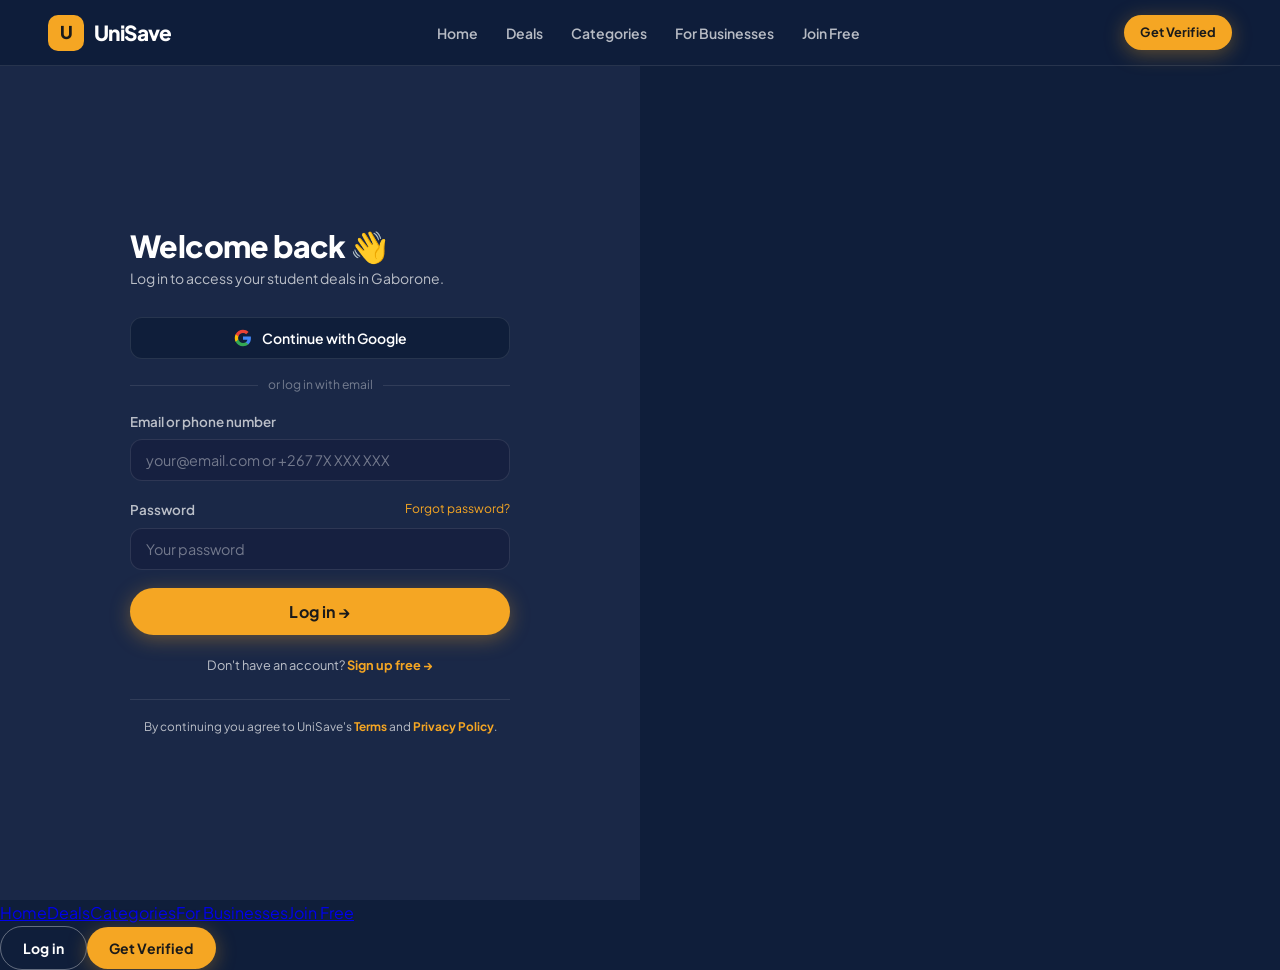
<file: dashboard.html>
<!DOCTYPE html>
<html lang="en">
<head>
  <meta charset="UTF-8"/>
  <meta name="viewport" content="width=device-width, initial-scale=1.0"/>
  <title>My Dashboard — UniSave Botswana</title>
  <link rel="stylesheet" href="css/style.css"/>
  <style>
    .dash-header {
      padding:48px 48px 36px;
      background:linear-gradient(160deg,#0a1628,#0f1e3a 60%,#162040 100%);
      border-bottom:1px solid var(--border);
    }
    .dash-header-inner { display:flex; align-items:center; justify-content:space-between; flex-wrap:wrap; gap:16px; }
    .dash-greeting h1 { font-size:clamp(1.6rem,3vw,2.4rem); margin-bottom:4px; }
    .dash-greeting p  { color:var(--text-dim); font-size:0.875rem; }

    /* SAVINGS SUMMARY */
    .savings-strip { display:grid; grid-template-columns:repeat(4,1fr); gap:14px; padding:28px 48px; border-bottom:1px solid var(--border); background:var(--card); }
    .sav-card { background:var(--surface); border:1px solid var(--border); border-radius:var(--radius-lg); padding:20px 18px; text-align:center; }
    .sav-card.accent { background:linear-gradient(135deg,#14532d,#15803d); border-color:transparent; }
    .sav-card.accent .sav-num { color:var(--amber-light); }
    .sav-card.accent .sav-lbl { color:rgba(255,255,255,0.7); }
    .sav-num { font-family:'Fraunces',serif; font-weight:900; font-size:1.8rem; color:var(--amber); line-height:1; margin-bottom:4px; }
    .sav-lbl { font-size:0.76rem; color:var(--text-muted); }

    /* BUDGET MATCHER */
    .budget-section { padding:40px 48px; border-bottom:1px solid var(--border); }
    .budget-inner { display:grid; grid-template-columns:1fr 1.6fr; gap:32px; align-items:start; }
    .budget-form-box { background:var(--card); border:1px solid var(--border); border-radius:var(--radius-lg); padding:28px 24px; }
    .budget-form-box h3 { font-size:1.1rem; margin-bottom:4px; }
    .budget-form-box p  { color:var(--text-dim); font-size:0.8rem; margin-bottom:20px; }

    .budget-cats { display:flex; flex-wrap:wrap; gap:7px; margin-bottom:16px; }
    .budget-cat-btn {
      padding:6px 13px; border-radius:var(--radius-pill);
      border:1.5px solid var(--border); background:var(--bg);
      font-size:0.78rem; font-weight:700; cursor:pointer;
      transition:all var(--transition); color:var(--text-dim);
    }
    .budget-cat-btn.active { background:var(--amber); border-color:var(--amber); color:#fff; }

    .budget-slider-wrap { margin-bottom:16px; }
    .budget-slider-wrap label { font-size:0.8rem; font-weight:700; color:var(--text); display:flex; justify-content:space-between; margin-bottom:8px; }
    .budget-slider-wrap label span { color:var(--amber); font-family:'Fraunces',serif; }
    input[type=range] {
      width:100%; accent-color:var(--amber);
      height:5px; border-radius:var(--radius-pill); cursor:pointer;
    }

    .matched-deals-box { background:var(--card); border:1px solid var(--border); border-radius:var(--radius-lg); padding:24px; }
    .matched-deals-box h3 { font-size:1rem; margin-bottom:4px; }
    .matched-deals-box p  { color:var(--text-dim); font-size:0.78rem; margin-bottom:16px; }
    .matched-list { display:flex; flex-direction:column; gap:10px; max-height:400px; overflow-y:auto; }
    .matched-item {
      display:flex; align-items:center; gap:12px;
      padding:11px 13px; background:var(--surface); border:1px solid var(--border);
      border-radius:var(--radius); transition:border-color var(--transition);
    }
    .matched-item:hover { border-color:var(--border-accent); }
    .matched-emoji { font-size:1.5rem; flex-shrink:0; }
    .matched-brand { font-family:'Fraunces',serif; font-weight:800; font-size:0.88rem; color:var(--text); }
    .matched-detail { font-size:0.73rem; color:var(--text-muted); margin-top:1px; }
    .matched-disc { margin-left:auto; font-weight:800; font-size:0.88rem; color:var(--amber); white-space:nowrap; }
    .matched-save { font-size:0.68rem; color:var(--text-muted); text-align:right; margin-top:1px; }
    .no-matches { text-align:center; padding:32px 16px; color:var(--text-muted); font-size:0.875rem; }

    /* DEAL HISTORY */
    .history-section { padding:40px 48px 80px; }
    .history-header  { display:flex; justify-content:space-between; align-items:center; margin-bottom:20px; flex-wrap:wrap; gap:12px; }
    .history-list    { display:flex; flex-direction:column; gap:10px; }
    .history-item {
      display:flex; align-items:center; gap:14px;
      padding:14px 16px; background:var(--card); border:1px solid var(--border);
      border-radius:var(--radius-lg); transition:all var(--transition);
    }
    .history-item:hover { border-color:var(--border-accent); box-shadow:var(--shadow-sm); }
    .history-emoji { font-size:1.6rem; flex-shrink:0; width:44px; height:44px; border-radius:var(--radius); background:var(--surface); display:flex; align-items:center; justify-content:center; }
    .history-brand   { font-family:'Fraunces',serif; font-weight:800; font-size:0.95rem; }
    .history-sub     { font-size:0.76rem; color:var(--text-muted); margin-top:2px; }
    .history-code    { margin-left:auto; font-family:monospace; font-size:0.78rem; font-weight:700; color:var(--amber); background:var(--amber-faint); padding:4px 10px; border-radius:var(--radius-pill); cursor:pointer; }
    .history-code:hover { background:var(--amber-pale); }
    .history-saved   { font-size:0.8rem; font-weight:700; color:var(--amber); white-space:nowrap; }
    .history-delete  { color:var(--text-muted); font-size:1.1rem; cursor:pointer; padding:4px 7px; border-radius:var(--radius-pill); transition:background var(--transition); background:none; border:none; flex-shrink:0; }
    .history-delete:hover { background:#fef2f2; color:#dc2626; }

    .empty-dash { text-align:center; padding:56px 20px; }
    .empty-dash .big-emoji { font-size:3.5rem; display:block; margin-bottom:14px; }
    .empty-dash h3 { font-size:1.2rem; margin-bottom:8px; }
    .empty-dash p  { color:var(--text-dim); font-size:0.875rem; margin-bottom:20px; }

    /* ANTI-SCAM PANEL */
    .antiscam-banner {
      margin:0 48px 0; padding:16px 24px;
      background:var(--surface);
      border:1px solid var(--border-accent); border-radius:var(--radius-lg);
      display:flex; align-items:center; gap:16px;
    }
    .antiscam-banner .icon { font-size:1.6rem; flex-shrink:0; }
    .antiscam-banner h4 { font-size:0.88rem; font-weight:700; color:var(--text); margin-bottom:2px; }
    .antiscam-banner p  { font-size:0.76rem; color:var(--text-dim); }

    @media (max-width:1100px) { .savings-strip { grid-template-columns:repeat(2,1fr); } .budget-inner { grid-template-columns:1fr; } }
    @media (max-width:900px)  { .dash-header, .savings-strip, .budget-section, .history-section { padding-left:20px; padding-right:20px; } .antiscam-banner { margin:0 20px; } }
  </style>
</head>
<body>

<nav class="nav">
  <a class="nav-brand" href="index.html"><div class="nav-logo-icon">U</div><span class="nav-logo-text">UniSave</span></a>
  <ul class="nav-links">
    <li><a href="index.html">Home</a></li>
    <li><a href="deals.html">Deals</a></li>
    <li><a href="categories.html">Categories</a></li>
    <li><a href="businesses.html">For Businesses</a></li>
  </ul>
  <div class="nav-actions" id="nav-actions">
    <a href="login.html" class="btn btn-ghost btn-sm">Log in</a>
  </div>
  <button class="nav-hamburger" aria-label="Toggle menu" aria-expanded="false">
    <svg width="22" height="22" viewBox="0 0 24 24" fill="none" stroke="currentColor" stroke-width="2.2"><line x1="3" y1="6" x2="21" y2="6"/><line x1="3" y1="12" x2="21" y2="12"/><line x1="3" y1="18" x2="21" y2="18"/></svg>
  </button>
</nav>

<div class="dash-header" id="dash-header">
  <div class="dash-header-inner">
    <div class="dash-greeting">
      <div class="section-label anim-fadeup">📊 Your dashboard</div>
      <h1 class="anim-fadeup anim-delay-1" id="greeting-title">Good day 👋</h1>
      <p class="anim-fadeup anim-delay-2" id="greeting-sub">Track your savings and discover deals matched to your budget.</p>
    </div>
    <div class="anim-fadeup anim-delay-3">
      <a href="deals.html" class="btn btn-primary btn-lg">Browse all deals →</a>
    </div>
  </div>
</div>

<!-- ANTI-SCAM BANNER -->
<div style="padding:20px 0 0;">
  <div class="antiscam-banner" data-reveal>
    <div class="icon">🛡️</div>
    <div>
      <h4>UniSave Anti-Scam Guarantee</h4>
      <p>Every deal on UniSave is verified by our team. If a business refuses your code or a deal has expired, <strong>report it below and we'll resolve it within 24 hours</strong>. You'll never be left stranded.</p>
    </div>
    <button class="btn btn-sm" style="background:#2563eb;color:#fff;border:none;flex-shrink:0;white-space:nowrap;" onclick="reportIssue()">Report an issue</button>
  </div>
</div>

<!-- SAVINGS SUMMARY -->
<div class="savings-strip" id="savings-strip" data-reveal>
  <div class="sav-card accent">
    <div class="sav-num" id="total-saved">P0</div>
    <div class="sav-lbl" style="color:rgba(255,255,255,0.75);">Total estimated savings</div>
  </div>
  <div class="sav-card">
    <div class="sav-num" id="deals-claimed">0</div>
    <div class="sav-lbl">Deals claimed</div>
  </div>
  <div class="sav-card">
    <div class="sav-num" id="top-category">—</div>
    <div class="sav-lbl">Top category</div>
  </div>
  <div class="sav-card">
    <div class="sav-num" id="this-month">P0</div>
    <div class="sav-lbl">Saved this month</div>
  </div>
</div>

<!-- SUBSCRIPTION PANEL (shown only if a subscription exists) -->
<div id="sub-panel" style="display:none;padding:20px 48px 0;" data-reveal>
  <div style="background:var(--card);border:1.5px solid var(--border-accent);border-radius:var(--radius-lg);padding:20px 24px;display:flex;align-items:center;gap:20px;flex-wrap:wrap;">
    <div style="font-size:2rem;flex-shrink:0;" id="sub-plan-icon">📦</div>
    <div style="flex:1;min-width:180px;">
      <div style="font-size:0.68rem;font-weight:800;text-transform:uppercase;letter-spacing:0.1em;color:var(--text-muted);margin-bottom:2px;">Business Plan</div>
      <div style="font-family:'Fraunces',serif;font-weight:900;font-size:1.15rem;color:var(--text);" id="sub-plan-name">Growth Plan</div>
      <div style="font-size:0.76rem;color:var(--text-dim);margin-top:2px;" id="sub-renewal-label">Renews 1 Jan 2026</div>
    </div>
    <div style="display:flex;align-items:center;gap:8px;flex-shrink:0;">
      <span id="sub-status-badge" style="padding:4px 12px;border-radius:999px;font-size:0.72rem;font-weight:800;text-transform:uppercase;letter-spacing:0.06em;background:#dcfce7;color:#16a34a;">Active</span>
      <a href="payment.html" class="btn btn-outline btn-sm" style="white-space:nowrap;">Upgrade / Manage →</a>
    </div>
  </div>
</div>

<!-- AI BUDGET MATCHER -->
<section class="budget-section" data-reveal>
  <div class="section-label">🤖 AI Deal Matcher</div>
  <h2 class="section-title" style="margin-bottom:6px;">Find deals within your budget</h2>
  <p style="color:var(--text-dim);font-size:0.875rem;margin-bottom:28px;">Tell us your monthly budget and favourite categories — we'll find the best deals for you.</p>

  <div class="budget-inner">
    <div class="budget-form-box">
      <h3>Your preferences</h3>
      <p>Set your budget and favourite categories to see personalized deals.</p>

      <div class="form-group">
        <label class="form-label">Categories I care about</label>
        <div class="budget-cats">
          <button class="budget-cat-btn active" data-cat="food">🍔 Food</button>
          <button class="budget-cat-btn active" data-cat="transport">🚌 Transport</button>
          <button class="budget-cat-btn" data-cat="retail">🛍️ Retail</button>
          <button class="budget-cat-btn" data-cat="airtime">📱 Airtime</button>
          <button class="budget-cat-btn" data-cat="printing">🖨️ Printing</button>
          <button class="budget-cat-btn" data-cat="health">💊 Health</button>
          <button class="budget-cat-btn" data-cat="fitness">🏋️ Fitness</button>
          <button class="budget-cat-btn" data-cat="beauty">✂️ Beauty</button>
        </div>
      </div>

      <div class="budget-slider-wrap">
        <label>Monthly food budget <span id="food-budget-label">P300</span></label>
        <input type="range" id="food-budget" min="50" max="1000" value="300" step="25" oninput="updateBudgetLabel('food-budget','food-budget-label');matchDeals()"/>
      </div>
      <div class="budget-slider-wrap">
        <label>Monthly transport budget <span id="transport-budget-label">P150</span></label>
        <input type="range" id="transport-budget" min="20" max="500" value="150" step="10" oninput="updateBudgetLabel('transport-budget','transport-budget-label');matchDeals()"/>
      </div>
      <div class="budget-slider-wrap">
        <label>Monthly airtime/data budget <span id="data-budget-label">P100</span></label>
        <input type="range" id="data-budget" min="20" max="300" value="100" step="10" oninput="updateBudgetLabel('data-budget','data-budget-label');matchDeals()"/>
      </div>
      <button class="btn btn-primary" style="width:100%;justify-content:center;" onclick="saveBudgetAndMatch()">💾 Save & find my deals</button>
    </div>

    <div class="matched-deals-box">
      <h3>🎯 Matched deals for you</h3>
      <p id="matched-count-label">Select categories and set your budget to see recommendations.</p>
      <div class="matched-list" id="matched-list">
        <div class="no-matches">Set your preferences on the left to see matched deals ←</div>
      </div>
    </div>
  </div>
</section>

<!-- DEAL HISTORY / SAVED DEALS -->
<section class="history-section" data-reveal>
  <div class="history-header">
    <div>
      <div class="section-label">📋 Deal history</div>
      <h2 class="section-title" style="margin-bottom:4px;">Your claimed deals</h2>
    </div>
    <div style="display:flex;gap:8px;">
      <button class="btn btn-ghost btn-sm" onclick="addSampleDeals()">+ Add sample deals</button>
      <button class="btn btn-sm" style="background:#fef2f2;color:#dc2626;border:1px solid #fecaca;" onclick="clearHistory()">Clear history</button>
    </div>
  </div>
  <div id="history-container">
    <div class="empty-dash">
      <span class="big-emoji">🎯</span>
      <h3>No deals claimed yet</h3>
      <p>Browse deals and claim your first discount — it'll show up here with your estimated savings.</p>
      <a href="deals.html" class="btn btn-primary">Browse deals →</a>
    </div>
  </div>
</section>

<!-- REPORT MODAL -->
<div class="modal-overlay" id="report-modal">
  <div class="modal-box" style="text-align:left;">
    <button class="modal-close" onclick="document.getElementById('report-modal').classList.remove('open')">×</button>
    <div style="font-size:2rem;margin-bottom:12px;">🛡️</div>
    <h3 style="margin-bottom:6px;">Report a deal issue</h3>
    <p style="color:var(--text-dim);font-size:0.82rem;margin-bottom:18px;">Tell us what went wrong. We take every complaint seriously and respond within 24 hours.</p>
    <div class="form-group">
      <label class="form-label">What happened?</label>
      <select class="form-input form-select" id="report-type">
        <option value="">Select issue type</option>
        <option>Business refused my code</option>
        <option>Deal has expired but still showing</option>
        <option>Wrong discount amount applied</option>
        <option>Suspicious / fake business</option>
        <option>Other issue</option>
      </select>
    </div>
    <div class="form-group">
      <label class="form-label">Business name</label>
      <input type="text" class="form-input" id="report-business" placeholder="e.g. Chicken Licken CBD"/>
    </div>
    <div class="form-group">
      <label class="form-label">Details</label>
      <textarea class="form-textarea" id="report-details" placeholder="Tell us what happened…"></textarea>
    </div>
    <button class="btn btn-primary" style="width:100%;justify-content:center;" onclick="submitReport()">Submit report →</button>
    <p style="font-size:0.72rem;color:var(--text-muted);margin-top:10px;text-align:center;">Our team will investigate and follow up via WhatsApp or email within 24 hours.</p>
  </div>
</div>

<footer class="footer">
  <div class="footer-top">
    <div><span class="footer-logo">UniSave 🇧🇼</span><p class="footer-desc">Connecting Gaborone students with verified local business deals.</p></div>
    <div class="footer-col"><div class="footer-col-title">Discover</div><ul><li><a href="deals.html">All Deals</a></li><li><a href="categories.html">Categories</a></li></ul></div>
    <div class="footer-col"><div class="footer-col-title">Account</div><ul><li><a href="dashboard.html">My Dashboard</a></li><li><a href="#" onclick="Auth.logout()">Log out</a></li></ul></div>
    <div class="footer-col"><div class="footer-col-title">Company</div><ul><li><a href="#">About</a></li><li><a href="businesses.html">For Businesses</a></li></ul></div>
  </div>
  <div class="footer-bottom"><span>© 2025 UniSave Botswana.</span><div class="footer-bottom-links"><a href="#">Privacy</a><a href="#">Terms</a></div></div>
</footer>

<script src="js/main.js"></script>
<script>
/* ---- GUARD: require login ---- */
document.addEventListener('DOMContentLoaded', () => {
  const user = Auth.get();
  if (!user) { window.location.href = 'login.html'; return; }

  // Greeting
  const hour = new Date().getHours();
  const greet = hour < 12 ? 'Good morning' : hour < 17 ? 'Good afternoon' : 'Good evening';
  document.getElementById('greeting-title').textContent = `${greet}, ${user.name.split(' ')[0]} 👋`;
  document.getElementById('greeting-sub').textContent = `${user.university || 'UniSave'} · Verified student`;

  loadSummary();
  renderHistory();
  matchDeals();
  loadBudgetPrefs();
});

/* ---- SUMMARY ---- */
function loadSummary() {
  const all = Savings.getAll();
  const total = all.reduce((s,e) => s + (e.amount||0), 0);
  document.getElementById('total-saved').textContent = 'P' + total;
  document.getElementById('deals-claimed').textContent = all.length;

  // Top category
  const catCount = {};
  all.forEach(e => { catCount[e.category] = (catCount[e.category]||0) + 1; });
  const top = Object.entries(catCount).sort((a,b) => b[1]-a[1])[0];
  document.getElementById('top-category').textContent = top ? (
    {food:'Food 🍔',transport:'Transport 🚌',retail:'Retail 🛍️',airtime:'Airtime 📱',printing:'Print 🖨️',health:'Health 💊',fitness:'Fitness 🏋️',beauty:'Beauty ✂️'}[top[0]] || top[0]
  ) : '—';

  // This month
  const now = new Date();
  const thisMonth = all.filter(e => {
    const d = new Date(e.savedAt);
    return d.getMonth() === now.getMonth() && d.getFullYear() === now.getFullYear();
  }).reduce((s,e) => s + (e.amount||0), 0);
  document.getElementById('this-month').textContent = 'P' + thisMonth;
}

/* ---- HISTORY ---- */
function renderHistory() {
  const container = document.getElementById('history-container');
  const all = Savings.getAll();
  if (!all.length) {
    container.innerHTML = `<div class="empty-dash"><span class="big-emoji">🎯</span><h3>No deals claimed yet</h3><p>Browse deals and claim your first discount — it'll appear here.</p><a href="deals.html" class="btn btn-primary">Browse deals →</a></div>`;
    return;
  }
  container.innerHTML = `<div class="history-list">${all.map(e => `
    <div class="history-item" id="hist-${e.id}">
      <div class="history-emoji">${DEALS.find(d=>d.id===e.id)||{emoji:'🎫'}, (() => { const d=DEALS.find(dd=>dd.code===e.code); return d?d.emoji:'🎫'; })()}</div>
      <div>
        <div class="history-brand">${e.brand}</div>
        <div class="history-sub">${e.category} · ${new Date(e.savedAt).toLocaleDateString('en-BW',{day:'numeric',month:'short',year:'numeric'})}</div>
      </div>
      <div style="text-align:right;">
        <div class="history-code" onclick="copyCode('${e.code}')" title="Click to copy">${e.code}</div>
        <div style="font-size:0.68rem;color:var(--text-muted);margin-top:2px;">tap to copy</div>
      </div>
      <div style="text-align:right;">
        <div class="history-saved">~P${e.amount}</div>
        <div style="font-size:0.68rem;color:var(--text-muted);">saved</div>
      </div>
      <button class="history-delete" onclick="deleteEntry(${e.id})" title="Remove">🗑️</button>
    </div>
  `).join('')}</div>`;
}

function copyCode(code) {
  navigator.clipboard.writeText(code).then(() => showToast('Code copied: ' + code + ' 📋', 'success'));
}

function deleteEntry(id) {
  Savings.remove(id);
  renderHistory();
  loadSummary();
  showToast('Removed from history.', 'info');
}

function clearHistory() {
  if (!confirm('Clear all deal history? This cannot be undone.')) return;
  localStorage.removeItem('unisave_savings');
  renderHistory();
  loadSummary();
  showToast('History cleared.', 'info');
}

function addSampleDeals() {
  ['cl-15off','mascom','seabelo','printsmart','fitzone'].forEach(id => {
    const d = DEALS.find(x => x.id === id);
    if (d) Savings.add(d);
  });
  renderHistory();
  loadSummary();
  showToast('Sample deals added to your history 🎉', 'success');
}

/* ---- BUDGET MATCHER ---- */
function getActiveCats() {
  return Array.from(document.querySelectorAll('.budget-cat-btn.active')).map(b => b.dataset.cat);
}

function updateBudgetLabel(sliderId, labelId) {
  document.getElementById(labelId).textContent = 'P' + document.getElementById(sliderId).value;
}

function loadBudgetPrefs() {
  const b = Budget.get();
  if (!b) return;
  if (b.food)      { document.getElementById('food-budget').value = b.food; document.getElementById('food-budget-label').textContent = 'P'+b.food; }
  if (b.transport) { document.getElementById('transport-budget').value = b.transport; document.getElementById('transport-budget-label').textContent = 'P'+b.transport; }
  if (b.data)      { document.getElementById('data-budget').value = b.data; document.getElementById('data-budget-label').textContent = 'P'+b.data; }
  if (b.cats) {
    document.querySelectorAll('.budget-cat-btn').forEach(btn => {
      btn.classList.toggle('active', b.cats.includes(btn.dataset.cat));
    });
  }
  matchDeals();
}

function saveBudgetAndMatch() {
  const b = {
    food:      +document.getElementById('food-budget').value,
    transport: +document.getElementById('transport-budget').value,
    data:      +document.getElementById('data-budget').value,
    cats:      getActiveCats()
  };
  Budget.set(b);
  matchDeals();
  showToast('Budget saved! Deals matched to your profile 🎯', 'success');
}

function matchDeals() {
  const activeCats = getActiveCats();
  const foodBudget = +document.getElementById('food-budget').value;
  const transBudget = +document.getElementById('transport-budget').value;
  const dataBudget  = +document.getElementById('data-budget').value;

  const budgetMap = { food: foodBudget, transport: transBudget, airtime: dataBudget, retail: foodBudget, printing: 100, health: 100, fitness: transBudget, beauty: foodBudget };

  // Score each deal
  const scored = DEALS
    .filter(d => activeCats.includes(d.category) && !DealGuard.isDealExpired(d))
    .map(d => {
      const budget = budgetMap[d.category] || 100;
      const roi = d.savedAmount / budget; // higher = better value for budget
      return { ...d, roi, score: roi + (d.badge === 'hot' ? 0.1 : 0) + (d.badge === 'exc' ? 0.08 : 0) };
    })
    .sort((a, b) => b.score - a.score)
    .slice(0, 8);

  const list = document.getElementById('matched-list');
  const label = document.getElementById('matched-count-label');

  if (!scored.length) {
    list.innerHTML = '<div class="no-matches">No deals found for selected categories. Try selecting more!</div>';
    label.textContent = 'No deals matched. Try more categories.';
    return;
  }

  label.textContent = `${scored.length} deals matched to your budget & interests`;
  list.innerHTML = scored.map(d => `
    <div class="matched-item">
      <div class="matched-emoji">${d.emoji}</div>
      <div>
        <div class="matched-brand">${d.brand}</div>
        <div class="matched-detail">📍 ${d.location}</div>
      </div>
      <div style="text-align:right;">
        <div class="matched-disc">${d.discount}</div>
        <div class="matched-save">~P${d.savedAmount} saving</div>
      </div>
      <a href="deals.html" class="btn btn-outline btn-sm">Get →</a>
    </div>
  `).join('');
}

document.querySelectorAll('.budget-cat-btn').forEach(btn => {
  btn.addEventListener('click', () => {
    btn.classList.toggle('active');
    matchDeals();
  });
});

/* ---- REPORT ---- */
function reportIssue() {
  document.getElementById('report-modal').classList.add('open');
}
function submitReport() {
  const type = document.getElementById('report-type').value;
  const biz  = document.getElementById('report-business').value.trim();
  if (!type || !biz) { showToast('Please fill in all required fields.', 'error'); return; }
  document.getElementById('report-modal').classList.remove('open');
  showToast('Report submitted! Our team will investigate within 24 hours 🛡️', 'success', 5000);
}
</script>
</body>
</html>
</file>
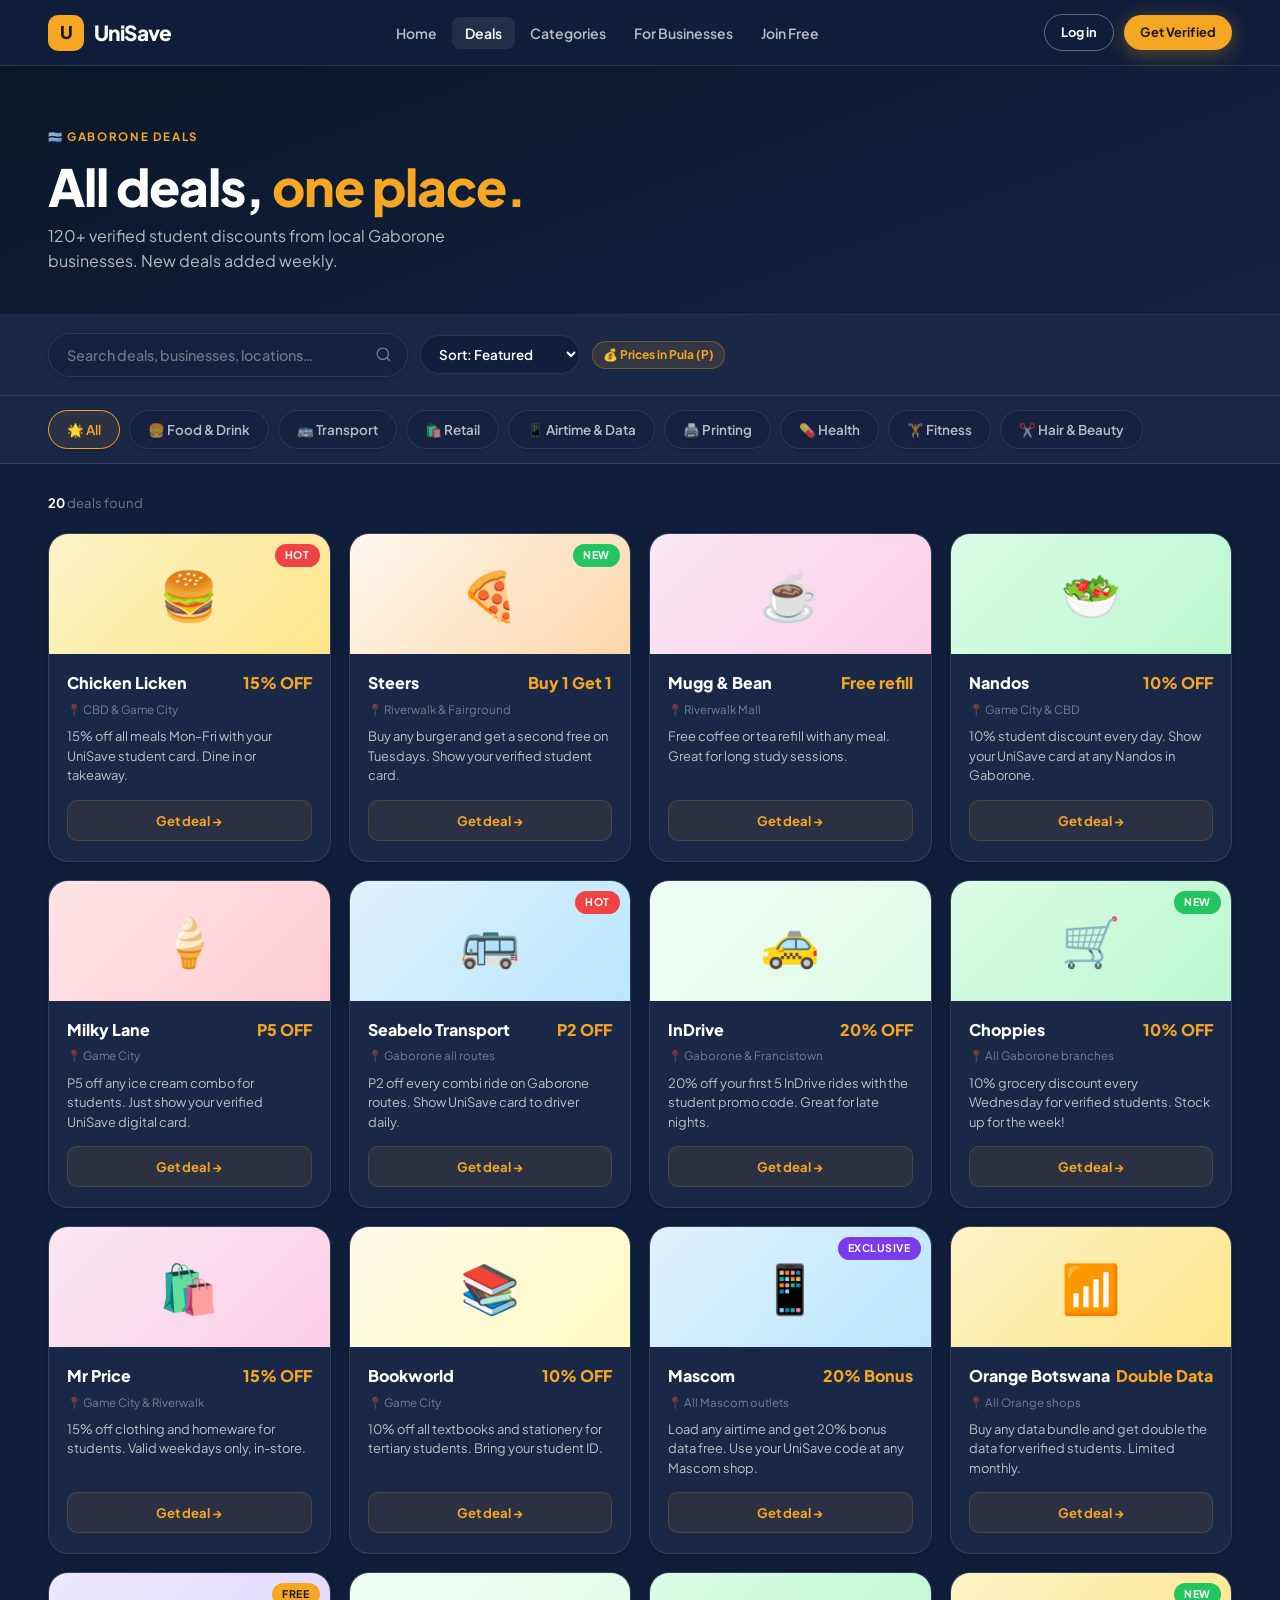
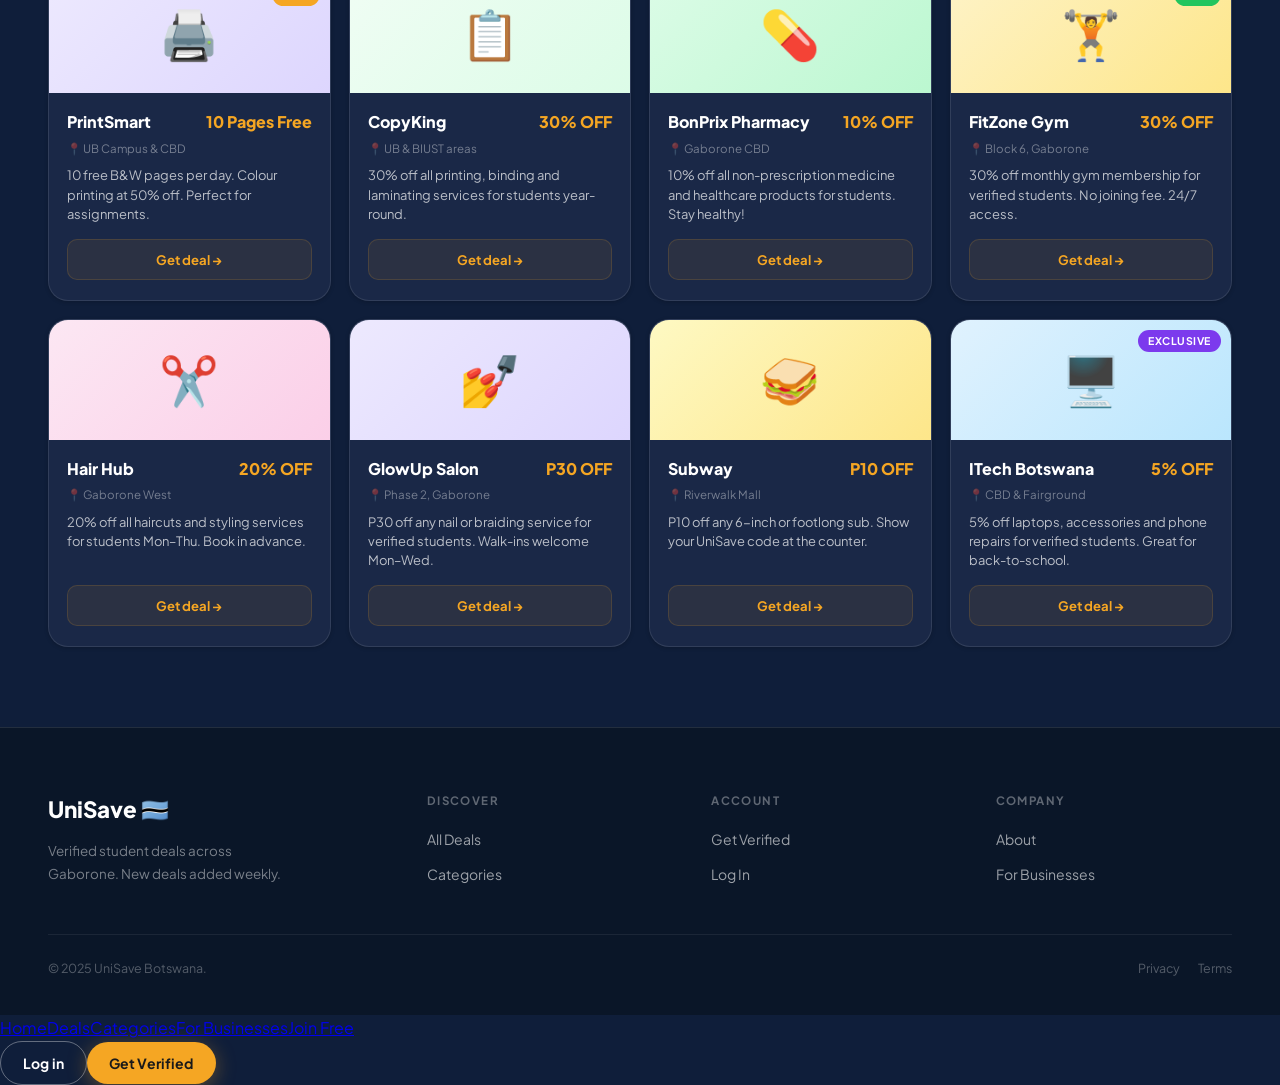
<file: deals.html>
<!DOCTYPE html>
<html lang="en">
<head>
  <meta charset="UTF-8"/>
  <meta name="viewport" content="width=device-width, initial-scale=1.0"/>
  <title>All Deals — UniSave Botswana</title>
  <link rel="stylesheet" href="css/style.css"/>
  <style>
    .deals-hero { padding:56px 48px 40px; background:linear-gradient(160deg,#0a1628,#0f1e3a 60%,#162040 100%); border-bottom:1px solid var(--border); position:relative; overflow:hidden; }
    .deals-hero h1 { font-size:clamp(2rem,4.5vw,3.2rem); margin-bottom:8px; }
    .deals-hero p { color:var(--text-dim); max-width:440px; }

    .deals-toolbar { display:flex; align-items:center; gap:12px; padding:18px 48px; border-bottom:1px solid var(--border); background:var(--card); flex-wrap:wrap; }
    .deals-toolbar .search-bar { flex:1; min-width:200px; max-width:360px; }
    .filter-select {
      padding:9px 14px; background:var(--bg); border:1.5px solid var(--border);
      border-radius:var(--radius-pill); color:var(--text);
      font-family:'Plus Jakarta Sans',sans-serif; font-size:0.84rem; font-weight:600;
      outline:none; cursor:pointer; transition:border-color var(--transition);
    }
    .filter-select:focus { border-color:var(--amber); }

    .cat-scroll { display:flex; gap:9px; overflow-x:auto; padding:14px 48px; scrollbar-width:none; background:var(--card); border-bottom:1px solid var(--border); }
    .cat-scroll::-webkit-scrollbar { display:none; }

    .deals-body { padding:28px 48px 80px; }
    .deals-count { font-size:0.82rem; color:var(--text-muted); margin-bottom:20px; }
    .deals-count strong { color:var(--text); }

    .empty-state { text-align:center; padding:80px 20px; display:none; }
    .empty-state .emoji { font-size:3rem; display:block; margin-bottom:14px; }
    .empty-state h3 { font-size:1.1rem; margin-bottom:7px; }
    .empty-state p  { color:var(--text-dim); font-size:0.875rem; }

    
    }
  
    /* ── RESPONSIVE PATCH (deals) ── */
    @media (max-width:960px){
      .deals-hero{padding:44px 1.5rem 32px;}
      .deals-toolbar,.cat-scroll,.deals-body{padding-left:1.5rem;padding-right:1.5rem;}
    }
    @media (max-width:600px){
      .deals-toolbar{flex-wrap:wrap;}
      .deals-toolbar .search-bar{flex:1 1 100%;max-width:100%;}
      .filter-select{flex:1;}
      .deals-grid{grid-template-columns:1fr;}
      .cat-scroll{gap:7px;padding-left:1rem;padding-right:1rem;}
      .deals-hero,.deals-toolbar,.deals-body{padding-left:1rem;padding-right:1rem;}
    }
</style>
</head>
<body>

<nav class="nav">
  <a class="nav-brand" href="index.html">
    <div class="nav-logo-icon">U</div>
    <span class="nav-logo-text">UniSave</span>
  </a>
  <ul class="nav-links">
    <li><a href="index.html">Home</a></li>
    <li><a href="deals.html" class="active">Deals</a></li>
    <li><a href="categories.html">Categories</a></li>
    <li><a href="businesses.html">For Businesses</a></li>
    <li><a href="verify.html">Join Free</a></li>
  </ul>
  <div class="nav-actions">
    <a href="login.html" class="btn btn-ghost btn-sm">Log in</a>
    <a href="verify.html" class="btn btn-primary btn-sm">Get Verified</a>
  </div>
  <button class="nav-hamburger" aria-label="Toggle menu" aria-expanded="false">
    <svg width="22" height="22" viewBox="0 0 24 24" fill="none" stroke="currentColor" stroke-width="2.2"><line x1="3" y1="6" x2="21" y2="6"/><line x1="3" y1="12" x2="21" y2="12"/><line x1="3" y1="18" x2="21" y2="18"/></svg>
  </button>
</nav>

<div class="deals-hero">
  <div class="section-label anim-fadeup">🇧🇼 Gaborone Deals</div>
  <h1 class="anim-fadeup anim-delay-1">All deals, <span class="gradient-text">one place.</span></h1>
  <p class="anim-fadeup anim-delay-2">120+ verified student discounts from local Gaborone businesses. New deals added weekly.</p>
</div>

<div class="deals-toolbar">
  <div class="search-bar">
    <input type="text" id="deal-search" placeholder="Search deals, businesses, locations…"/>
    <svg width="17" height="17" viewBox="0 0 24 24" fill="none" stroke="currentColor" stroke-width="2"><circle cx="11" cy="11" r="8"/><path d="m21 21-4.35-4.35"/></svg>
  </div>
  <select class="filter-select">
    <option>Sort: Featured</option>
    <option>Biggest Discount</option>
    <option>Newest</option>
    <option>Nearest</option>
  </select>
  <div class="pula-badge">💰 Prices in Pula (P)</div>
</div>

<div class="cat-scroll">
  <span class="cat-pill active" data-filter="all">🌟 All</span>
  <span class="cat-pill" data-filter="food">🍔 Food &amp; Drink</span>
  <span class="cat-pill" data-filter="transport">🚌 Transport</span>
  <span class="cat-pill" data-filter="retail">🛍️ Retail</span>
  <span class="cat-pill" data-filter="airtime">📱 Airtime &amp; Data</span>
  <span class="cat-pill" data-filter="printing">🖨️ Printing</span>
  <span class="cat-pill" data-filter="health">💊 Health</span>
  <span class="cat-pill" data-filter="fitness">🏋️ Fitness</span>
  <span class="cat-pill" data-filter="beauty">✂️ Hair &amp; Beauty</span>
</div>

<div class="deals-body">
  <p class="deals-count"><strong id="deals-shown">20</strong> deals found</p>
  <div class="deals-grid" id="deals-grid">

    <!-- FOOD -->
    <div class="deal-card" data-category="food">
      <div class="deal-card-banner" style="background:linear-gradient(135deg,#fef3c7,#fde68a);">🍔</div>
      <span class="badge badge-hot">Hot</span>
      <div class="deal-card-body">
        <div class="deal-card-top"><span class="deal-brand">Chicken Licken</span><span class="deal-discount">15% OFF</span></div>
        <div class="deal-location">📍 CBD &amp; Game City</div>
        <p class="deal-desc">15% off all meals Mon–Fri with your UniSave student card. Dine in or takeaway.</p>
        <a href="#" class="deal-cta" data-code="UNISAVE-CL15">Get deal →</a>
      </div>
    </div>

    <div class="deal-card" data-category="food">
      <div class="deal-card-banner" style="background:linear-gradient(135deg,#fff7ed,#fed7aa);">🍕</div>
      <span class="badge badge-new">New</span>
      <div class="deal-card-body">
        <div class="deal-card-top"><span class="deal-brand">Steers</span><span class="deal-discount">Buy 1 Get 1</span></div>
        <div class="deal-location">📍 Riverwalk &amp; Fairground</div>
        <p class="deal-desc">Buy any burger and get a second free on Tuesdays. Show your verified student card.</p>
        <a href="#" class="deal-cta" data-code="STEERS-BOGO">Get deal →</a>
      </div>
    </div>

    <div class="deal-card" data-category="food">
      <div class="deal-card-banner" style="background:linear-gradient(135deg,#fce7f3,#fbcfe8);">☕</div>
      <div class="deal-card-body">
        <div class="deal-card-top"><span class="deal-brand">Mugg &amp; Bean</span><span class="deal-discount">Free refill</span></div>
        <div class="deal-location">📍 Riverwalk Mall</div>
        <p class="deal-desc">Free coffee or tea refill with any meal. Great for long study sessions.</p>
        <a href="#" class="deal-cta" data-code="MUGG-STUDENT">Get deal →</a>
      </div>
    </div>

    <div class="deal-card" data-category="food">
      <div class="deal-card-banner" style="background:linear-gradient(135deg,#dcfce7,#bbf7d0);">🥗</div>
      <div class="deal-card-body">
        <div class="deal-card-top"><span class="deal-brand">Nandos</span><span class="deal-discount">10% OFF</span></div>
        <div class="deal-location">📍 Game City &amp; CBD</div>
        <p class="deal-desc">10% student discount every day. Show your UniSave card at any Nandos in Gaborone.</p>
        <a href="#" class="deal-cta" data-code="NANDOS10STU">Get deal →</a>
      </div>
    </div>

    <div class="deal-card" data-category="food">
      <div class="deal-card-banner" style="background:linear-gradient(135deg,#ffe4e6,#fecdd3);">🍦</div>
      <div class="deal-card-body">
        <div class="deal-card-top"><span class="deal-brand">Milky Lane</span><span class="deal-discount">P5 OFF</span></div>
        <div class="deal-location">📍 Game City</div>
        <p class="deal-desc">P5 off any ice cream combo for students. Just show your verified UniSave digital card.</p>
        <a href="#" class="deal-cta" data-code="MILKY-UNI5">Get deal →</a>
      </div>
    </div>

    <!-- TRANSPORT -->
    <div class="deal-card" data-category="transport">
      <div class="deal-card-banner" style="background:linear-gradient(135deg,#e0f2fe,#bae6fd);">🚌</div>
      <span class="badge badge-hot">Hot</span>
      <div class="deal-card-body">
        <div class="deal-card-top"><span class="deal-brand">Seabelo Transport</span><span class="deal-discount">P2 OFF</span></div>
        <div class="deal-location">📍 Gaborone all routes</div>
        <p class="deal-desc">P2 off every combi ride on Gaborone routes. Show UniSave card to driver daily.</p>
        <a href="#" class="deal-cta" data-code="SEABELO-STU">Get deal →</a>
      </div>
    </div>

    <div class="deal-card" data-category="transport">
      <div class="deal-card-banner" style="background:linear-gradient(135deg,#f0fdf4,#dcfce7);">🚕</div>
      <div class="deal-card-body">
        <div class="deal-card-top"><span class="deal-brand">InDrive</span><span class="deal-discount">20% OFF</span></div>
        <div class="deal-location">📍 Gaborone &amp; Francistown</div>
        <p class="deal-desc">20% off your first 5 InDrive rides with the student promo code. Great for late nights.</p>
        <a href="#" class="deal-cta" data-code="INDRIVE-UB20">Get deal →</a>
      </div>
    </div>

    <!-- RETAIL -->
    <div class="deal-card" data-category="retail">
      <div class="deal-card-banner" style="background:linear-gradient(135deg,#dcfce7,#bbf7d0);">🛒</div>
      <span class="badge badge-new">New</span>
      <div class="deal-card-body">
        <div class="deal-card-top"><span class="deal-brand">Choppies</span><span class="deal-discount">10% OFF</span></div>
        <div class="deal-location">📍 All Gaborone branches</div>
        <p class="deal-desc">10% grocery discount every Wednesday for verified students. Stock up for the week!</p>
        <a href="#" class="deal-cta" data-code="CHOPPIES-WED">Get deal →</a>
      </div>
    </div>

    <div class="deal-card" data-category="retail">
      <div class="deal-card-banner" style="background:linear-gradient(135deg,#fce7f3,#fbcfe8);">🛍️</div>
      <div class="deal-card-body">
        <div class="deal-card-top"><span class="deal-brand">Mr Price</span><span class="deal-discount">15% OFF</span></div>
        <div class="deal-location">📍 Game City &amp; Riverwalk</div>
        <p class="deal-desc">15% off clothing and homeware for students. Valid weekdays only, in-store.</p>
        <a href="#" class="deal-cta" data-code="MRPRICE15">Get deal →</a>
      </div>
    </div>

    <div class="deal-card" data-category="retail">
      <div class="deal-card-banner" style="background:linear-gradient(135deg,#fffbea,#fef9c3);">📚</div>
      <div class="deal-card-body">
        <div class="deal-card-top"><span class="deal-brand">Bookworld</span><span class="deal-discount">10% OFF</span></div>
        <div class="deal-location">📍 Game City</div>
        <p class="deal-desc">10% off all textbooks and stationery for tertiary students. Bring your student ID.</p>
        <a href="#" class="deal-cta" data-code="BOOKWORLD10">Get deal →</a>
      </div>
    </div>

    <!-- AIRTIME & DATA -->
    <div class="deal-card" data-category="airtime">
      <div class="deal-card-banner" style="background:linear-gradient(135deg,#e0f2fe,#bae6fd);">📱</div>
      <span class="badge badge-exc">Exclusive</span>
      <div class="deal-card-body">
        <div class="deal-card-top"><span class="deal-brand">Mascom</span><span class="deal-discount">20% Bonus</span></div>
        <div class="deal-location">📍 All Mascom outlets</div>
        <p class="deal-desc">Load any airtime and get 20% bonus data free. Use your UniSave code at any Mascom shop.</p>
        <a href="#" class="deal-cta" data-code="MASCOM-UNI20">Get deal →</a>
      </div>
    </div>

    <div class="deal-card" data-category="airtime">
      <div class="deal-card-banner" style="background:linear-gradient(135deg,#fef3c7,#fde68a);">📶</div>
      <div class="deal-card-body">
        <div class="deal-card-top"><span class="deal-brand">Orange Botswana</span><span class="deal-discount">Double Data</span></div>
        <div class="deal-location">📍 All Orange shops</div>
        <p class="deal-desc">Buy any data bundle and get double the data for verified students. Limited monthly.</p>
        <a href="#" class="deal-cta" data-code="ORANGE-DBL">Get deal →</a>
      </div>
    </div>

    <!-- PRINTING -->
    <div class="deal-card" data-category="printing">
      <div class="deal-card-banner" style="background:linear-gradient(135deg,#ede9fe,#ddd6fe);">🖨️</div>
      <span class="badge badge-free">Free</span>
      <div class="deal-card-body">
        <div class="deal-card-top"><span class="deal-brand">PrintSmart</span><span class="deal-discount">10 Pages Free</span></div>
        <div class="deal-location">📍 UB Campus &amp; CBD</div>
        <p class="deal-desc">10 free B&amp;W pages per day. Colour printing at 50% off. Perfect for assignments.</p>
        <a href="#" class="deal-cta" data-code="PRINT-FREE10">Get deal →</a>
      </div>
    </div>

    <div class="deal-card" data-category="printing">
      <div class="deal-card-banner" style="background:linear-gradient(135deg,#f0fdf4,#dcfce7);">📋</div>
      <div class="deal-card-body">
        <div class="deal-card-top"><span class="deal-brand">CopyKing</span><span class="deal-discount">30% OFF</span></div>
        <div class="deal-location">📍 UB &amp; BIUST areas</div>
        <p class="deal-desc">30% off all printing, binding and laminating services for students year-round.</p>
        <a href="#" class="deal-cta" data-code="COPYKING30">Get deal →</a>
      </div>
    </div>

    <!-- HEALTH -->
    <div class="deal-card" data-category="health">
      <div class="deal-card-banner" style="background:linear-gradient(135deg,#dcfce7,#bbf7d0);">💊</div>
      <div class="deal-card-body">
        <div class="deal-card-top"><span class="deal-brand">BonPrix Pharmacy</span><span class="deal-discount">10% OFF</span></div>
        <div class="deal-location">📍 Gaborone CBD</div>
        <p class="deal-desc">10% off all non-prescription medicine and healthcare products for students. Stay healthy!</p>
        <a href="#" class="deal-cta" data-code="BONPRIX10">Get deal →</a>
      </div>
    </div>

    <!-- FITNESS -->
    <div class="deal-card" data-category="fitness">
      <div class="deal-card-banner" style="background:linear-gradient(135deg,#fef3c7,#fde68a);">🏋️</div>
      <span class="badge badge-new">New</span>
      <div class="deal-card-body">
        <div class="deal-card-top"><span class="deal-brand">FitZone Gym</span><span class="deal-discount">30% OFF</span></div>
        <div class="deal-location">📍 Block 6, Gaborone</div>
        <p class="deal-desc">30% off monthly gym membership for verified students. No joining fee. 24/7 access.</p>
        <a href="#" class="deal-cta" data-code="FITZONE-STU30">Get deal →</a>
      </div>
    </div>

    <!-- BEAUTY -->
    <div class="deal-card" data-category="beauty">
      <div class="deal-card-banner" style="background:linear-gradient(135deg,#fce7f3,#fbcfe8);">✂️</div>
      <div class="deal-card-body">
        <div class="deal-card-top"><span class="deal-brand">Hair Hub</span><span class="deal-discount">20% OFF</span></div>
        <div class="deal-location">📍 Gaborone West</div>
        <p class="deal-desc">20% off all haircuts and styling services for students Mon–Thu. Book in advance.</p>
        <a href="#" class="deal-cta" data-code="HAIRHUB20">Get deal →</a>
      </div>
    </div>

    <div class="deal-card" data-category="beauty">
      <div class="deal-card-banner" style="background:linear-gradient(135deg,#ede9fe,#ddd6fe);">💅</div>
      <div class="deal-card-body">
        <div class="deal-card-top"><span class="deal-brand">GlowUp Salon</span><span class="deal-discount">P30 OFF</span></div>
        <div class="deal-location">📍 Phase 2, Gaborone</div>
        <p class="deal-desc">P30 off any nail or braiding service for verified students. Walk-ins welcome Mon–Wed.</p>
        <a href="#" class="deal-cta" data-code="GLOWUP-STU">Get deal →</a>
      </div>
    </div>

    <div class="deal-card" data-category="food">
      <div class="deal-card-banner" style="background:linear-gradient(135deg,#fef9c3,#fde68a);">🥪</div>
      <div class="deal-card-body">
        <div class="deal-card-top"><span class="deal-brand">Subway</span><span class="deal-discount">P10 OFF</span></div>
        <div class="deal-location">📍 Riverwalk Mall</div>
        <p class="deal-desc">P10 off any 6-inch or footlong sub. Show your UniSave code at the counter.</p>
        <a href="#" class="deal-cta" data-code="SUBWAY-UNI10">Get deal →</a>
      </div>
    </div>

    <div class="deal-card" data-category="retail">
      <div class="deal-card-banner" style="background:linear-gradient(135deg,#e0f2fe,#bae6fd);">🖥️</div>
      <span class="badge badge-exc">Exclusive</span>
      <div class="deal-card-body">
        <div class="deal-card-top"><span class="deal-brand">ITech Botswana</span><span class="deal-discount">5% OFF</span></div>
        <div class="deal-location">📍 CBD &amp; Fairground</div>
        <p class="deal-desc">5% off laptops, accessories and phone repairs for verified students. Great for back-to-school.</p>
        <a href="#" class="deal-cta" data-code="ITECH-UNI5">Get deal →</a>
      </div>
    </div>

  </div>
  <div class="empty-state" id="empty-state">
    <span class="emoji">🔍</span>
    <h3>No deals found</h3>
    <p>Try a different search term or select another category.</p>
  </div>
</div>

<!-- MODAL -->
<div class="modal-overlay" id="deal-modal">
  <div class="modal-box">
    <button class="modal-close" id="modal-close-btn" aria-label="Close">×</button>
    <div style="font-size:2.6rem;margin-bottom:12px;">🎉</div>
    <div class="section-label" style="margin-bottom:6px;">Your discount code</div>
    <div class="modal-code" id="modal-code-display" title="Click to copy">CODE</div>
    <p style="font-size:0.79rem;color:var(--text-dim);margin-bottom:18px;">Tap the code to copy it, then show it or paste at checkout.</p>
    <a href="verify.html" class="btn btn-primary" style="width:100%;justify-content:center;">Verify to unlock all deals →</a>
  </div>
</div>

<footer class="footer">
  <div class="footer-top">
    <div><span class="footer-logo">UniSave 🇧🇼</span><p class="footer-desc">Verified student deals across Gaborone. New deals added weekly.</p></div>
    <div class="footer-col"><div class="footer-col-title">Discover</div><ul><li><a href="deals.html">All Deals</a></li><li><a href="categories.html">Categories</a></li></ul></div>
    <div class="footer-col"><div class="footer-col-title">Account</div><ul><li><a href="verify.html">Get Verified</a></li><li><a href="login.html">Log In</a></li></ul></div>
    <div class="footer-col"><div class="footer-col-title">Company</div><ul><li><a href="#">About</a></li><li><a href="businesses.html">For Businesses</a></li></ul></div>
  </div>
  <div class="footer-bottom"><span>© 2025 UniSave Botswana.</span><div class="footer-bottom-links"><a href="#">Privacy</a><a href="#">Terms</a></div></div>
</footer>

<script src="js/main.js"></script>
</body>
</html>
</file>
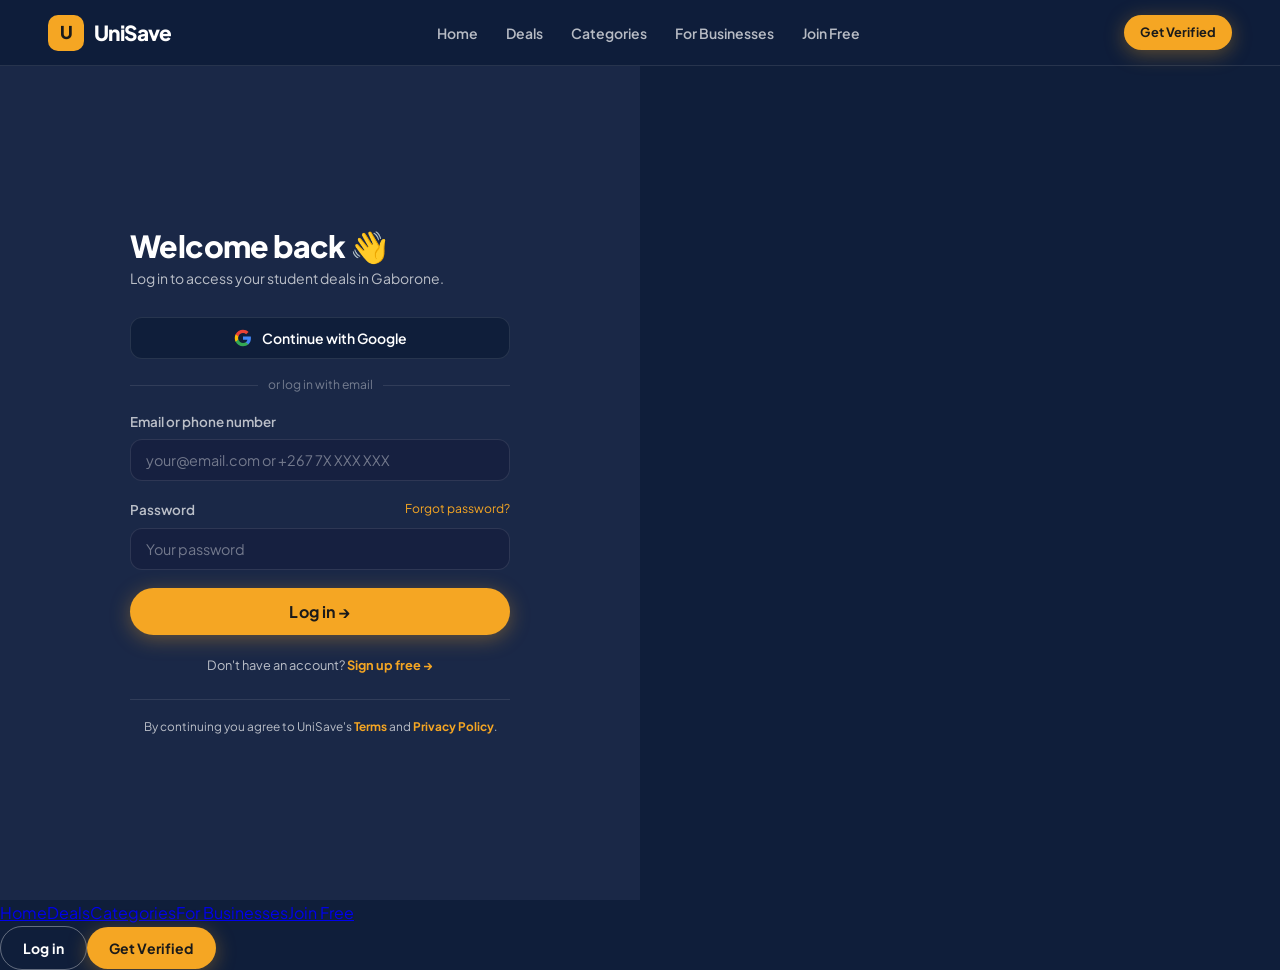
<file: login.html>
<!DOCTYPE html>
<html lang="en">
<head>
  <meta charset="UTF-8"/>
  <meta name="viewport" content="width=device-width, initial-scale=1.0"/>
  <title>Log In — UniSave Botswana</title>
  <link rel="stylesheet" href="css/style.css"/>
  <style>
    .auth-layout { display:grid; grid-template-columns:1fr 1fr; min-height:calc(100svh - var(--nav-h)); }

    .auth-left {
      background:linear-gradient(160deg,#14532d 0%,#166534 60%,#15803d 100%);
      display:flex; align-items:center; justify-content:center;
      padding:60px 48px; position:relative; overflow:hidden;
    }
    .auth-left::before { content:''; position:absolute; top:-80px; left:-60px; width:400px; height:400px; border-radius:50%; background:rgba(255,255,255,0.05); pointer-events:none; }
    .auth-left-content { position:relative; z-index:1; text-align:center; }
    .auth-left-logo { font-family:'Fraunces',serif; font-weight:800; font-size:2rem; color:var(--amber-light); display:block; margin-bottom:10px; }
    .auth-left h2 { font-size:1.4rem; color:#fff; margin-bottom:10px; }
    .auth-left p  { color:rgba(255,255,255,0.7); font-size:0.875rem; line-height:1.7; max-width:280px; margin:0 auto 32px; }

    .preview-cards { display:flex; flex-direction:column; gap:10px; max-width:280px; margin:0 auto; }
    .preview-card {
      background:rgba(255,255,255,0.1); border:1px solid rgba(255,255,255,0.15);
      border-radius:var(--radius); padding:12px 15px;
      display:flex; align-items:center; gap:12px; text-align:left;
      animation:float 5s ease-in-out infinite;
    }
    .preview-card:nth-child(2) { animation-delay:-1.7s; }
    .preview-card:nth-child(3) { animation-delay:-3.4s; }
    .pc-icon { font-size:1.5rem; flex-shrink:0; }
    .pc-brand { font-family:'Fraunces',serif; font-weight:800; font-size:0.875rem; color:#fff; }
    .pc-sub   { font-size:0.72rem; color:rgba(255,255,255,0.65); margin-top:1px; }
    .pc-disc  { margin-left:auto; font-weight:800; font-size:0.9rem; color:var(--amber-light); white-space:nowrap; }

    .auth-right { display:flex; align-items:center; justify-content:center; padding:60px 48px; background:var(--card); }
    .auth-form  { width:100%; max-width:380px; }
    .auth-form h1 { font-size:1.9rem; margin-bottom:5px; }
    .auth-form > p { color:var(--text-dim); font-size:0.875rem; margin-bottom:28px; }

    .social-btns { display:flex; flex-direction:column; gap:10px; margin-bottom:16px; }
    .social-btn {
      width:100%; padding:11px;
      border-radius:var(--radius); border:1.5px solid var(--border);
      background:var(--bg); color:var(--text);
      font-family:'Plus Jakarta Sans',sans-serif; font-size:0.875rem; font-weight:600;
      cursor:pointer; display:flex; align-items:center; justify-content:center; gap:10px;
      transition:all var(--transition);
    }
    .social-btn:hover { border-color:var(--amber); background:var(--amber-faint); }
    .social-btn svg { width:18px; height:18px; flex-shrink:0; }

    .or-div { display:flex; align-items:center; gap:10px; color:var(--text-muted); font-size:0.76rem; margin:16px 0; }
    .or-div::before,.or-div::after { content:''; flex:1; height:1px; background:var(--border); }

    .forgot-link { float:right; font-size:0.76rem; color:var(--amber); text-decoration:none; }
    .forgot-link:hover { text-decoration:underline; }
    .form-footer { text-align:center; margin-top:16px; font-size:0.8rem; color:var(--text-dim); }
    .form-footer a { color:var(--amber); text-decoration:none; font-weight:700; }

    
      .auth-left { display:none; }
      .auth-right { padding:40px 22px; }
    }
  
    /* ── RESPONSIVE PATCH (login) ── */
    @media (max-width:960px){
      .auth-layout{grid-template-columns:1fr;}
      .auth-left{display:none;}
      .auth-right{padding:2rem 1.5rem;min-height:calc(100svh - var(--nav-h));}
    }
    @media (max-width:600px){
      .auth-right{padding:1.5rem 1rem;}
      .auth-form h1{font-size:1.6rem;}
    }
</style>
</head>
<body>

<nav class="nav">
  <a class="nav-brand" href="index.html"><div class="nav-logo-icon">U</div><span class="nav-logo-text">UniSave</span></a>
  <ul class="nav-links">
    <li><a href="index.html">Home</a></li>
    <li><a href="deals.html">Deals</a></li>
    <li><a href="categories.html">Categories</a></li>
    <li><a href="businesses.html">For Businesses</a></li>
    <li><a href="verify.html">Join Free</a></li>
  </ul>
  <div class="nav-actions"><a href="verify.html" class="btn btn-primary btn-sm">Get Verified</a></div>
  <button class="nav-hamburger" aria-label="Toggle menu" aria-expanded="false">
    <svg width="22" height="22" viewBox="0 0 24 24" fill="none" stroke="currentColor" stroke-width="2.2"><line x1="3" y1="6" x2="21" y2="6"/><line x1="3" y1="12" x2="21" y2="12"/><line x1="3" y1="18" x2="21" y2="18"/></svg>
  </button>
</nav>

<div class="auth-layout">
  <div class="auth-left">
    <div class="auth-left-content anim-fadeup">
      <span class="auth-left-logo">UniSave 🇧🇼</span>
      <h2>Your deals are waiting</h2>
      <p>Log back in to access all your verified student discounts across Gaborone.</p>
      <div class="preview-cards">
        <div class="preview-card"><div class="pc-icon">🍔</div><div><div class="pc-brand">Chicken Licken</div><div class="pc-sub">📍 CBD &amp; Game City</div></div><div class="pc-disc">15% OFF</div></div>
        <div class="preview-card"><div class="pc-icon">📱</div><div><div class="pc-brand">Mascom</div><div class="pc-sub">📍 All outlets</div></div><div class="pc-disc">20% Bonus</div></div>
        <div class="preview-card"><div class="pc-icon">🚌</div><div><div class="pc-brand">Seabelo Transport</div><div class="pc-sub">📍 All routes</div></div><div class="pc-disc">P2 OFF</div></div>
      </div>
    </div>
  </div>

  <div class="auth-right">
    <div class="auth-form anim-fadeup">
      <h1>Welcome back 👋</h1>
      <p>Log in to access your student deals in Gaborone.</p>

      <div class="social-btns">
        <button class="social-btn" onclick="handleSocial('Google')">
          <svg viewBox="0 0 24 24"><path d="M22.56 12.25c0-.78-.07-1.53-.2-2.25H12v4.26h5.92c-.26 1.37-1.04 2.53-2.21 3.31v2.77h3.57c2.08-1.92 3.28-4.74 3.28-8.09z" fill="#4285F4"/><path d="M12 23c2.97 0 5.46-.98 7.28-2.66l-3.57-2.77c-.98.66-2.23 1.06-3.71 1.06-2.86 0-5.29-1.93-6.16-4.53H2.18v2.84C3.99 20.53 7.7 23 12 23z" fill="#34A853"/><path d="M5.84 14.09c-.22-.66-.35-1.36-.35-2.09s.13-1.43.35-2.09V7.07H2.18C1.43 8.55 1 10.22 1 12s.43 3.45 1.18 4.93l2.85-2.22.81-.62z" fill="#FBBC05"/><path d="M12 5.38c1.62 0 3.06.56 4.21 1.64l3.15-3.15C17.45 2.09 14.97 1 12 1 7.7 1 3.99 3.47 2.18 7.07l3.66 2.84c.87-2.6 3.3-4.53 6.16-4.53z" fill="#EA4335"/></svg>
          Continue with Google
        </button>
      </div>

      <div class="or-div">or log in with email</div>

      <div class="form-group">
        <label class="form-label">Email or phone number</label>
        <input type="text" class="form-input" placeholder="your@email.com or +267 7X XXX XXX" id="login-id"/>
      </div>
      <div class="form-group">
        <a href="#" class="forgot-link">Forgot password?</a>
        <label class="form-label">Password</label>
        <input type="password" class="form-input" placeholder="Your password" id="login-pass"/>
      </div>

      <button class="btn btn-primary" style="width:100%;justify-content:center;padding:13px;font-size:1rem;" onclick="handleLogin()">Log in →</button>

      <div class="form-footer" style="margin-top:20px;">Don't have an account? <a href="verify.html">Sign up free →</a></div>
      <div class="form-footer" style="margin-top:24px;padding-top:18px;border-top:1px solid var(--border);font-size:0.74rem;">
        By continuing you agree to UniSave's <a href="#">Terms</a> and <a href="#">Privacy Policy</a>.
      </div>
    </div>
  </div>
</div>

<script src="js/main.js"></script>
<script>
  // If already logged in, redirect immediately
  if (localStorage.getItem('unisave_user')) {
    window.location.href = 'dashboard.html';
  }

  /* ── helpers ── */
  function setFieldError(id, msg) {
    var input = document.getElementById(id);
    input.style.borderColor = '#dc2626';
    input.style.boxShadow   = '0 0 0 3px rgba(220,38,38,0.15)';
    var wrap = input.closest('.form-group');
    var old  = wrap.querySelector('.field-err');
    if (old) old.remove();
    if (msg) {
      var el = document.createElement('p');
      el.className = 'field-err';
      el.style.cssText = 'font-size:0.74rem;color:#dc2626;margin-top:5px;font-weight:600;';
      el.textContent = msg;
      wrap.appendChild(el);
    }
  }
  function clearFieldError(id) {
    var input = document.getElementById(id);
    input.style.borderColor = '';
    input.style.boxShadow   = '';
    var wrap = input.closest('.form-group');
    var old  = wrap.querySelector('.field-err');
    if (old) old.remove();
  }

  function validateEmail(v) { return /^[^\s@]+@[^\s@]+\.[^\s@]+$/.test(v); }
  function validatePhone(v) { return /^[+\d\s]{7,15}$/.test(v); }

  function handleLogin() {
    var idVal   = document.getElementById('login-id').value.trim();
    var passVal = document.getElementById('login-pass').value;
    var valid   = true;

    // Validate identifier
    if (!idVal) {
      setFieldError('login-id', 'Please enter your email or phone number.');
      valid = false;
    } else if (!validateEmail(idVal) && !validatePhone(idVal)) {
      setFieldError('login-id', 'Enter a valid email address or phone number.');
      valid = false;
    } else {
      clearFieldError('login-id');
    }

    // Validate password
    if (!passVal) {
      setFieldError('login-pass', 'Please enter your password.');
      valid = false;
    } else if (passVal.length < 6) {
      setFieldError('login-pass', 'Password must be at least 6 characters.');
      valid = false;
    } else {
      clearFieldError('login-pass');
    }

    if (!valid) return;

    // Look up registered user — NO ghost / auto-creation
    var storedUser = JSON.parse(localStorage.getItem('unisave_registered_' + idVal) || 'null');

    if (!storedUser) {
      setFieldError('login-id', 'No account found with this email or phone. Please sign up first.');
      return;
    }
    if (storedUser.password !== passVal) {
      setFieldError('login-pass', 'Incorrect password. Please try again.');
      return;
    }

    // Success
    var user = Object.assign({}, storedUser);
    delete user.password;
    localStorage.setItem('unisave_user', JSON.stringify(user));
    showToast('Welcome back, ' + (user.name.split(' ')[0] || 'Student') + '! 🎉', 'success');

    var params = new URLSearchParams(location.search);
    var next   = params.get('next') || 'dashboard.html';
    setTimeout(function () { window.location.href = next; }, 1400);
  }

  function handleSocial(provider) {
    var user = {
      name: 'Demo Student',
      email: 'demo@ub.ac.bw',
      phone: '+267 71 234 567',
      university: 'University of Botswana',
      verified: true,
      joinDate: Date.now()
    };
    localStorage.setItem('unisave_user', JSON.stringify(user));
    showToast('Connecting via ' + provider + '… 🎉', 'info');
    setTimeout(function () { window.location.href = 'dashboard.html'; }, 1600);
  }

  document.addEventListener('DOMContentLoaded', function () {
    // Clear errors on type
    ['login-id', 'login-pass'].forEach(function (id) {
      document.getElementById(id).addEventListener('input', function () { clearFieldError(id); });
    });
    // Enter key submits
    document.getElementById('login-pass').addEventListener('keydown', function (e) {
      if (e.key === 'Enter') handleLogin();
    });
  });
</script>
</body>
</html>
</file>
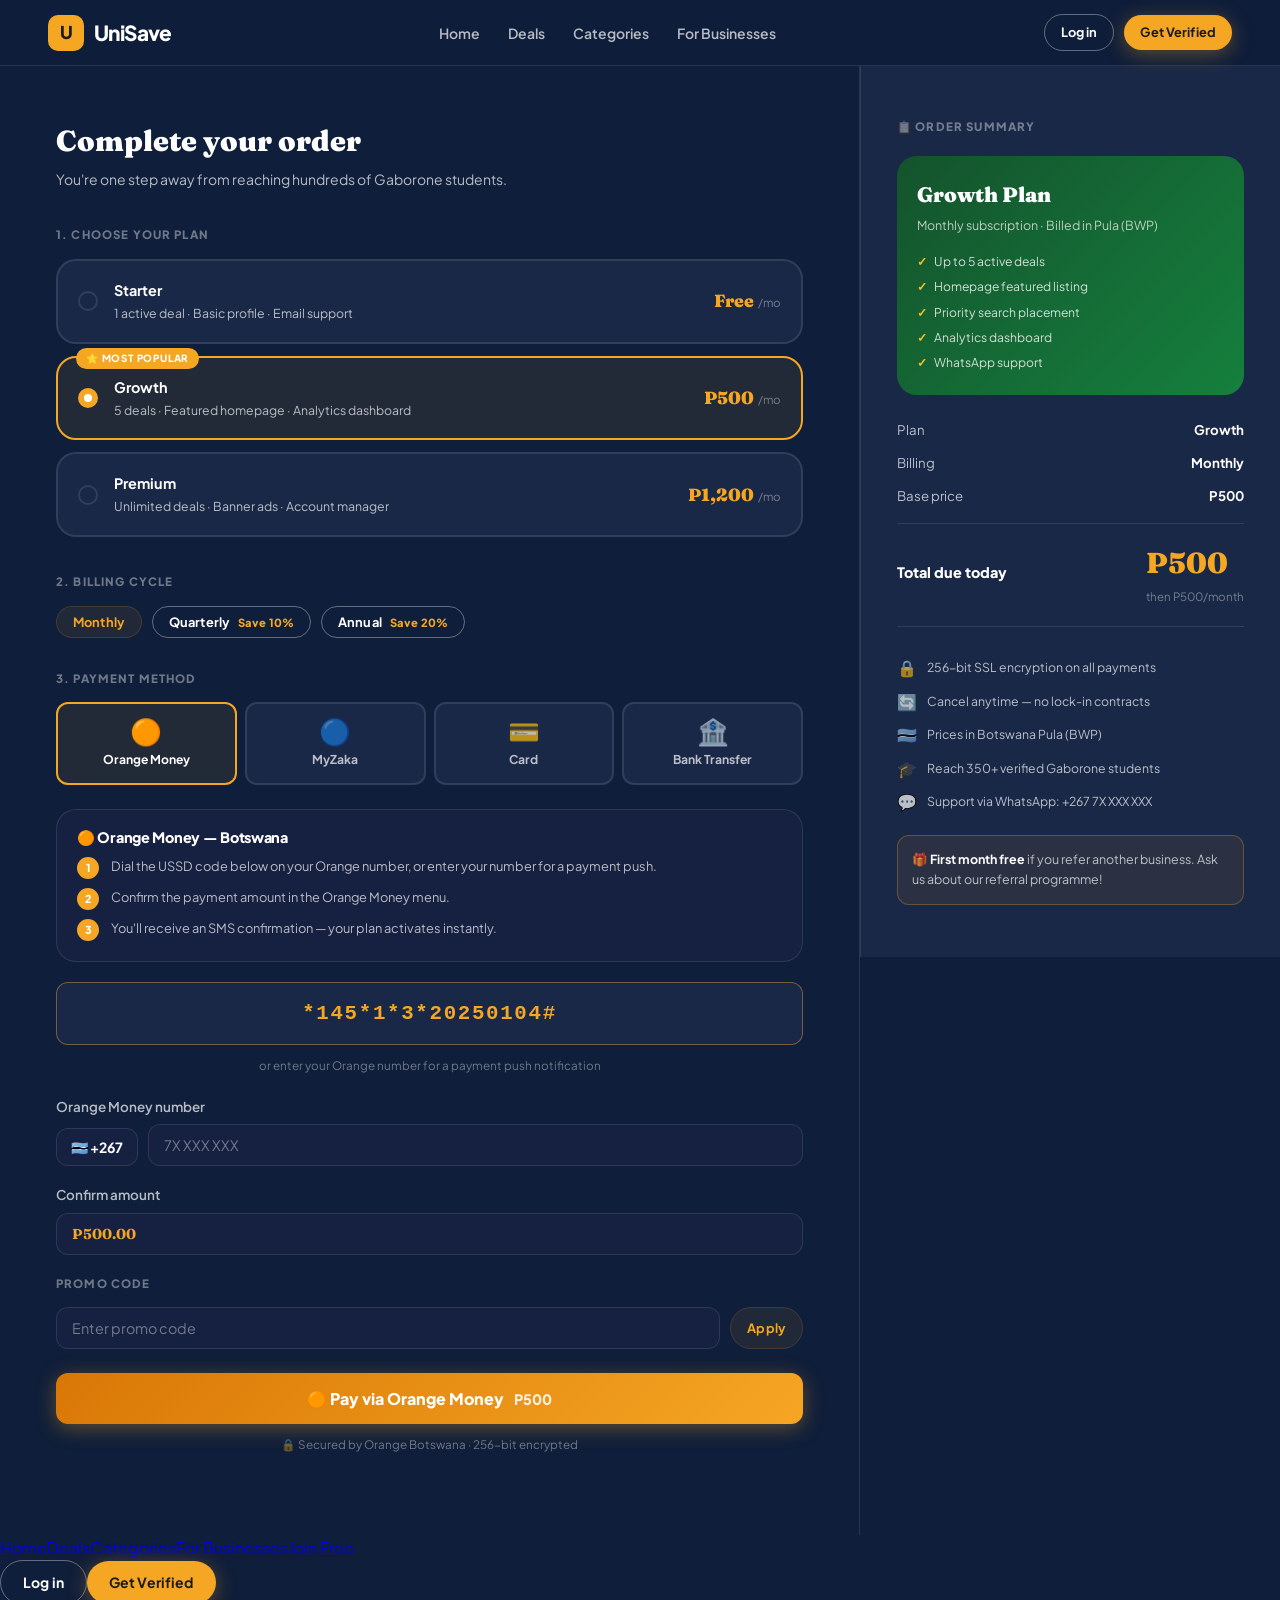
<file: payment.html>
<!DOCTYPE html>
<html lang="en">
<head>
  <meta charset="UTF-8"/>
  <meta name="viewport" content="width=device-width, initial-scale=1.0"/>
  <title>Payment — UniSave Botswana</title>
  <link rel="stylesheet" href="css/style.css"/>
  <style>
    /* ─── LAYOUT ─── */
    .pay-layout {
      display: grid;
      grid-template-columns: 1fr 420px;
      gap: 0;
      min-height: calc(100svh - var(--nav-h));
      background: var(--bg);
    }

    /* ─── LEFT PANEL ─── */
    .pay-left {
      padding: 52px 56px 80px;
      border-right: 1px solid var(--border);
    }
    .pay-left-title {
      font-family: 'Fraunces', serif;
      font-weight: 900;
      font-size: 1.8rem;
      margin-bottom: 4px;
    }
    .pay-left-sub { color: var(--text-dim); font-size: 0.875rem; margin-bottom: 36px; }

    /* ─── PLAN SWITCHER ─── */
    .plan-switcher { display: flex; flex-direction: column; gap: 12px; margin-bottom: 36px; }
    .plan-opt {
      display: flex; align-items: center; gap: 16px;
      padding: 18px 20px;
      border: 2px solid var(--border);
      border-radius: var(--radius-lg);
      cursor: pointer;
      background: var(--card);
      transition: all var(--transition);
      position: relative;
    }
    .plan-opt:hover { border-color: var(--border-accent); }
    .plan-opt.selected { border-color: var(--amber); background: var(--amber-faint); }
    .plan-opt-radio {
      width: 20px; height: 20px; border-radius: 50%;
      border: 2px solid var(--border);
      flex-shrink: 0; display: flex; align-items: center; justify-content: center;
      transition: all var(--transition);
    }
    .plan-opt.selected .plan-opt-radio {
      border-color: var(--amber); background: var(--amber);
    }
    .plan-opt.selected .plan-opt-radio::after {
      content: ''; width: 8px; height: 8px; border-radius: 50%; background: #fff; display: block;
    }
    .plan-opt-info { flex: 1; }
    .plan-opt-name { font-weight: 700; font-size: 0.9rem; color: var(--text); }
    .plan-opt-desc { font-size: 0.77rem; color: var(--text-dim); margin-top: 2px; }
    .plan-opt-price {
      font-family: 'Fraunces', serif; font-weight: 900;
      font-size: 1.1rem; color: var(--amber);
    }
    .plan-opt-price span { font-family: 'Plus Jakarta Sans', sans-serif; font-weight: 400; font-size: 0.72rem; color: var(--text-muted); }
    .plan-badge {
      position: absolute; top: -10px; left: 18px;
      background: var(--amber); color: #fff;
      font-size: 0.62rem; font-weight: 800; text-transform: uppercase; letter-spacing: 0.08em;
      padding: 3px 10px; border-radius: var(--radius-pill);
    }

    /* ─── SECTION DIVIDER ─── */
    .pay-section-label {
      font-size: 0.72rem; font-weight: 800; text-transform: uppercase;
      letter-spacing: 0.1em; color: var(--text-muted); margin-bottom: 14px; margin-top: 32px;
    }

    /* ─── PAYMENT METHOD TABS ─── */
    .method-tabs { display: flex; gap: 8px; flex-wrap: wrap; margin-bottom: 24px; }
    .method-tab {
      flex: 1; min-width: 100px;
      display: flex; flex-direction: column; align-items: center; gap: 6px;
      padding: 14px 10px;
      border: 2px solid var(--border); border-radius: var(--radius);
      background: var(--card); cursor: pointer;
      font-size: 0.76rem; font-weight: 700; color: var(--text-dim);
      transition: all var(--transition); text-align: center;
    }
    .method-tab:hover { border-color: var(--border-accent); }
    .method-tab.active { border-color: var(--amber); color: var(--text); background: var(--amber-faint); }
    .method-tab .mt-icon { font-size: 1.6rem; line-height: 1; }

    /* ─── PAYMENT FORMS ─── */
    .pay-form-panel { display: none; }
    .pay-form-panel.active { display: block; }

    /* Card form row */
    .card-row { display: grid; grid-template-columns: 1fr 1fr; gap: 14px; }

    /* Card preview */
    .card-visual {
      background: linear-gradient(135deg, #1a1a2e 0%, #16213e 50%, #0f3460 100%);
      border-radius: 16px;
      padding: 24px;
      margin-bottom: 22px;
      position: relative;
      overflow: hidden;
      min-height: 160px;
      box-shadow: 0 12px 40px rgba(0,0,0,0.4);
    }
    .card-visual::before {
      content: '';
      position: absolute; top: -40px; right: -40px;
      width: 160px; height: 160px; border-radius: 50%;
      background: rgba(245,166,35,0.12);
    }
    .card-visual::after {
      content: '';
      position: absolute; bottom: -30px; left: 20px;
      width: 120px; height: 120px; border-radius: 50%;
      background: rgba(245,166,35,0.07);
    }
    .card-chip { font-size: 1.8rem; margin-bottom: 16px; display: block; }
    .card-number-display {
      font-family: 'Fraunces', serif; font-size: 1.1rem; letter-spacing: 0.18em;
      color: rgba(255,255,255,0.9); margin-bottom: 16px;
    }
    .card-footer { display: flex; justify-content: space-between; align-items: flex-end; }
    .card-label { font-size: 0.6rem; text-transform: uppercase; letter-spacing: 0.12em; color: rgba(255,255,255,0.45); margin-bottom: 2px; }
    .card-value { font-size: 0.82rem; color: rgba(255,255,255,0.85); font-weight: 600; }
    .card-brand-logo { font-size: 2rem; opacity: 0.8; }

    /* Mobile money section */
    .mobile-instruction {
      background: var(--surface);
      border: 1px solid var(--border);
      border-radius: var(--radius-lg);
      padding: 20px;
      margin-bottom: 20px;
    }
    .mobile-instruction h4 { font-size: 0.9rem; margin-bottom: 10px; display: flex; align-items: center; gap: 8px; }
    .mobile-steps { display: flex; flex-direction: column; gap: 8px; }
    .mobile-step { display: flex; gap: 12px; align-items: flex-start; font-size: 0.8rem; color: var(--text-dim); }
    .mobile-step-num {
      width: 22px; height: 22px; border-radius: 50%;
      background: var(--amber); color: #fff;
      font-size: 0.68rem; font-weight: 800;
      display: flex; align-items: center; justify-content: center; flex-shrink: 0; margin-top: 1px;
    }
    .ussd-code {
      background: var(--card);
      border: 1.5px solid var(--border-accent);
      border-radius: var(--radius);
      padding: 14px 18px;
      font-family: monospace; font-size: 1.3rem; font-weight: 700;
      text-align: center; color: var(--amber); letter-spacing: 0.08em;
      margin: 12px 0;
    }
    .phone-input-row { display: flex; gap: 10px; align-items: flex-end; }
    .phone-prefix {
      background: var(--surface); border: 1.5px solid var(--border);
      border-radius: var(--radius); padding: 11px 14px;
      font-size: 0.875rem; font-weight: 700; color: var(--text);
      white-space: nowrap; line-height: 1;
    }

    /* EFT */
    .bank-details {
      background: var(--surface);
      border: 1px solid var(--border);
      border-radius: var(--radius-lg);
      overflow: hidden;
    }
    .bank-row {
      display: flex; justify-content: space-between; align-items: center;
      padding: 13px 18px; border-bottom: 1px solid var(--border);
      font-size: 0.83rem;
    }
    .bank-row:last-child { border-bottom: none; }
    .bank-row-label { color: var(--text-dim); }
    .bank-row-value { font-weight: 700; color: var(--text); display: flex; align-items: center; gap: 8px; }
    .copy-btn {
      background: none; border: none; cursor: pointer;
      font-size: 0.7rem; font-weight: 700; color: var(--amber);
      padding: 3px 8px; border-radius: var(--radius-pill);
      border: 1px solid rgba(245,166,35,0.3);
      transition: all var(--transition);
    }
    .copy-btn:hover { background: var(--amber-faint); }

    /* ─── PROMO ─── */
    .promo-row { display: flex; gap: 10px; }
    .promo-row input { flex: 1; }
    .promo-applied {
      background: var(--amber-faint); border: 1px solid rgba(245,166,35,0.3);
      border-radius: var(--radius); padding: 10px 14px;
      font-size: 0.8rem; color: var(--amber); font-weight: 700;
      display: none; align-items: center; gap: 8px; margin-top: 10px;
    }
    .promo-applied.show { display: flex; }

    /* ─── PAY BUTTON ─── */
    .pay-btn {
      width: 100%; padding: 15px;
      background: linear-gradient(135deg, var(--amber-deep, #d97706), var(--amber));
      border: none; border-radius: var(--radius);
      font-family: 'Plus Jakarta Sans', sans-serif; font-size: 1rem; font-weight: 800;
      color: #fff; cursor: pointer;
      transition: all var(--transition);
      box-shadow: 0 4px 20px rgba(245,166,35,0.35);
      display: flex; align-items: center; justify-content: center; gap: 10px;
      margin-top: 24px;
    }
    .pay-btn:hover { transform: translateY(-2px); box-shadow: 0 8px 30px rgba(245,166,35,0.45); }
    .pay-btn:active { transform: translateY(0); }
    .pay-btn-amount { opacity: 0.85; font-size: 0.9rem; }

    .pay-secure-note {
      display: flex; align-items: center; justify-content: center; gap: 7px;
      font-size: 0.73rem; color: var(--text-muted); margin-top: 12px;
    }

    /* ─── RIGHT PANEL (ORDER SUMMARY) ─── */
    .pay-right {
      background: var(--card);
      border-left: 1px solid var(--border);
      padding: 52px 36px;
      position: sticky;
      top: var(--nav-h);
      height: fit-content;
    }
    .order-title { font-size: 0.72rem; font-weight: 800; text-transform: uppercase; letter-spacing: 0.1em; color: var(--text-muted); margin-bottom: 20px; }

    .order-plan-card {
      background: linear-gradient(135deg, #14532d, #15803d);
      border-radius: var(--radius-lg);
      padding: 22px 20px;
      margin-bottom: 24px;
    }
    .order-plan-name { font-family: 'Fraunces', serif; font-weight: 900; font-size: 1.3rem; color: #fff; margin-bottom: 4px; }
    .order-plan-tagline { font-size: 0.78rem; color: rgba(255,255,255,0.7); margin-bottom: 16px; }
    .order-plan-features { display: flex; flex-direction: column; gap: 6px; }
    .order-plan-feature { font-size: 0.76rem; color: rgba(255,255,255,0.8); display: flex; align-items: center; gap: 7px; }
    .order-plan-feature::before { content: '✓'; color: var(--amber-light); font-weight: 700; flex-shrink: 0; }

    .order-line { display: flex; justify-content: space-between; font-size: 0.83rem; margin-bottom: 12px; }
    .order-line-label { color: var(--text-dim); }
    .order-line-value { font-weight: 700; }
    .order-line.discount .order-line-value { color: #22c55e; }
    .order-divider { height: 1px; background: var(--border); margin: 16px 0; }
    .order-total { display: flex; justify-content: space-between; align-items: center; }
    .order-total-label { font-weight: 800; font-size: 0.9rem; }
    .order-total-amount {
      font-family: 'Fraunces', serif; font-weight: 900;
      font-size: 1.8rem; color: var(--amber);
    }
    .order-period { font-size: 0.72rem; color: var(--text-muted); text-align: right; margin-top: 2px; }

    .trust-badges { display: flex; flex-direction: column; gap: 8px; margin-top: 28px; }
    .trust-badge { display: flex; align-items: center; gap: 10px; font-size: 0.77rem; color: var(--text-dim); }
    .trust-badge .tb-icon { font-size: 1rem; flex-shrink: 0; }

    /* ─── SUCCESS OVERLAY ─── */
    .pay-success-overlay {
      position: fixed; inset: 0; z-index: 9999;
      background: var(--bg);
      display: none; flex-direction: column; align-items: center; justify-content: center;
      text-align: center; padding: 40px;
    }
    .pay-success-overlay.show { display: flex; }
    .success-big-emoji { font-size: 5rem; margin-bottom: 20px; animation: float 3s ease-in-out infinite; display: block; }
    .success-h { font-family: 'Fraunces', serif; font-weight: 900; font-size: 2.4rem; margin-bottom: 10px; }
    .success-p { color: var(--text-dim); max-width: 400px; margin-bottom: 32px; line-height: 1.7; }
    .success-confetti { position: absolute; inset: 0; pointer-events: none; overflow: hidden; }
    .confetti-piece {
      position: absolute;
      width: 10px; height: 10px;
      animation: confettiFall 3s ease-in forwards;
      border-radius: 2px;
    }

    @keyframes confettiFall {
      0%   { transform: translateY(-20px) rotate(0deg); opacity: 1; }
      100% { transform: translateY(110vh) rotate(720deg); opacity: 0; }
    }

    /* ─── RESPONSIVE ─── */
    @media (max-width: 1000px) {
      .pay-layout { grid-template-columns: 1fr; }
      .pay-right { border-left: none; border-top: 1px solid var(--border); position: static; padding: 36px 24px; }
      .pay-left { padding: 36px 24px 56px; }
    }
    @media (max-width: 600px) {
      .card-row { grid-template-columns: 1fr; }
      .method-tabs { gap: 6px; }
      .method-tab { min-width: 80px; padding: 12px 8px; }
    }
  </style>
</head>
<body>

<nav class="nav">
  <a class="nav-brand" href="index.html"><div class="nav-logo-icon">U</div><span class="nav-logo-text">UniSave</span></a>
  <ul class="nav-links">
    <li><a href="index.html">Home</a></li>
    <li><a href="deals.html">Deals</a></li>
    <li><a href="categories.html">Categories</a></li>
    <li><a href="businesses.html">For Businesses</a></li>
  </ul>
  <div class="nav-actions">
    <a href="login.html" class="btn btn-ghost btn-sm">Log in</a>
    <a href="verify.html" class="btn btn-primary btn-sm">Get Verified</a>
  </div>
  <button class="nav-hamburger" aria-label="Toggle menu" aria-expanded="false">
    <svg width="22" height="22" viewBox="0 0 24 24" fill="none" stroke="currentColor" stroke-width="2.2"><line x1="3" y1="6" x2="21" y2="6"/><line x1="3" y1="12" x2="21" y2="12"/><line x1="3" y1="18" x2="21" y2="18"/></svg>
  </button>
</nav>

<div class="pay-layout">

  <!-- ═══════════ LEFT ═══════════ -->
  <div class="pay-left">
    <div class="pay-left-title">Complete your order</div>
    <p class="pay-left-sub">You're one step away from reaching hundreds of Gaborone students.</p>

    <!-- PLAN SELECT -->
    <div class="pay-section-label">1. Choose your plan</div>
    <div class="plan-switcher">
      <div class="plan-opt" onclick="selectPlan(this,'Starter','Free',0,[])" data-plan="Starter">
        <div class="plan-opt-radio"></div>
        <div class="plan-opt-info">
          <div class="plan-opt-name">Starter</div>
          <div class="plan-opt-desc">1 active deal · Basic profile · Email support</div>
        </div>
        <div class="plan-opt-price">Free <span>/mo</span></div>
      </div>
      <div class="plan-opt selected" onclick="selectPlan(this,'Growth','P500/mo',500,['Up to 5 active deals','Homepage featured listing','Priority search placement','Analytics dashboard','WhatsApp support'])" data-plan="Growth">
        <div class="plan-badge">⭐ Most Popular</div>
        <div class="plan-opt-radio"></div>
        <div class="plan-opt-info">
          <div class="plan-opt-name">Growth</div>
          <div class="plan-opt-desc">5 deals · Featured homepage · Analytics dashboard</div>
        </div>
        <div class="plan-opt-price">P500 <span>/mo</span></div>
      </div>
      <div class="plan-opt" onclick="selectPlan(this,'Premium','P1,200/mo',1200,['Unlimited deals','Top homepage banner','Account manager','Advanced analytics','Campus ambassador promos','Social media shoutouts'])" data-plan="Premium">
        <div class="plan-opt-radio"></div>
        <div class="plan-opt-info">
          <div class="plan-opt-name">Premium</div>
          <div class="plan-opt-desc">Unlimited deals · Banner ads · Account manager</div>
        </div>
        <div class="plan-opt-price">P1,200 <span>/mo</span></div>
      </div>
    </div>

    <!-- BILLING CYCLE -->
    <div class="pay-section-label">2. Billing cycle</div>
    <div style="display:flex;gap:10px;margin-bottom:32px;">
      <button class="btn btn-outline btn-sm cycle-btn active" onclick="selectCycle(this,'monthly',1)" data-mult="1">Monthly</button>
      <button class="btn btn-ghost btn-sm cycle-btn" onclick="selectCycle(this,'quarterly',3)" data-mult="3">Quarterly <span style="color:var(--amber);font-weight:800;font-size:0.7rem;">Save 10%</span></button>
      <button class="btn btn-ghost btn-sm cycle-btn" onclick="selectCycle(this,'annual',12)" data-mult="12">Annual <span style="color:var(--amber);font-weight:800;font-size:0.7rem;">Save 20%</span></button>
    </div>

    <!-- PAYMENT METHOD -->
    <div class="pay-section-label">3. Payment method</div>
    <div class="method-tabs">
      <div class="method-tab active" onclick="switchMethod(this,'orange')">
        <div class="mt-icon">🟠</div>
        <div>Orange Money</div>
      </div>
      <div class="method-tab" onclick="switchMethod(this,'myzaka')">
        <div class="mt-icon">🔵</div>
        <div>MyZaka</div>
      </div>
      <div class="method-tab" onclick="switchMethod(this,'card')">
        <div class="mt-icon">💳</div>
        <div>Card</div>
      </div>
      <div class="method-tab" onclick="switchMethod(this,'eft')">
        <div class="mt-icon">🏦</div>
        <div>Bank Transfer</div>
      </div>
    </div>

    <!-- ORANGE MONEY FORM -->
    <div class="pay-form-panel active" id="form-orange">
      <div class="mobile-instruction">
        <h4>🟠 Orange Money — Botswana</h4>
        <div class="mobile-steps">
          <div class="mobile-step"><div class="mobile-step-num">1</div><div>Dial the USSD code below on your Orange number, or enter your number for a payment push.</div></div>
          <div class="mobile-step"><div class="mobile-step-num">2</div><div>Confirm the payment amount in the Orange Money menu.</div></div>
          <div class="mobile-step"><div class="mobile-step-num">3</div><div>You'll receive an SMS confirmation — your plan activates instantly.</div></div>
        </div>
      </div>
      <div class="ussd-code">*145*1*3*<span id="orange-ref">20250104</span>#</div>
      <p style="text-align:center;font-size:0.73rem;color:var(--text-muted);margin-bottom:20px;">or enter your Orange number for a payment push notification</p>
      <div class="form-group">
        <label class="form-label">Orange Money number</label>
        <div class="phone-input-row">
          <div class="phone-prefix">🇧🇼 +267</div>
          <input type="tel" class="form-input" id="orange-number" placeholder="7X XXX XXX" style="flex:1;"/>
        </div>
      </div>
      <div class="form-group">
        <label class="form-label">Confirm amount</label>
        <input type="text" class="form-input" id="orange-amount-display" readonly style="background:var(--surface);color:var(--amber);font-weight:700;font-family:'Fraunces',serif;"/>
      </div>
      <div class="pay-section-label" style="margin-top:20px;">Promo code</div>
      <div class="promo-row">
        <input type="text" class="form-input" id="promo-orange" placeholder="Enter promo code"/>
        <button class="btn btn-outline btn-sm" onclick="applyPromo('orange')" style="white-space:nowrap;">Apply</button>
      </div>
      <div class="promo-applied" id="promo-applied-orange">🎉 Promo applied — 10% off your first month!</div>
      <button class="pay-btn" onclick="processPayment('Orange Money', this)">
        <span>🟠 Pay via Orange Money</span>
        <span class="pay-btn-amount" id="orange-pay-amount">P500</span>
      </button>
      <div class="pay-secure-note">🔒 Secured by Orange Botswana · 256-bit encrypted</div>
    </div>

    <!-- MYZAKA FORM -->
    <div class="pay-form-panel" id="form-myzaka">
      <div class="mobile-instruction">
        <h4>🔵 Mascom MyZaka — Botswana</h4>
        <div class="mobile-steps">
          <div class="mobile-step"><div class="mobile-step-num">1</div><div>Dial the MyZaka USSD code on your Mascom number.</div></div>
          <div class="mobile-step"><div class="mobile-step-num">2</div><div>Select "Pay Business" and enter merchant code: <strong style="color:var(--amber);">UNISAVE</strong></div></div>
          <div class="mobile-step"><div class="mobile-step-num">3</div><div>Enter your PIN and confirm. Your plan activates within minutes.</div></div>
        </div>
      </div>
      <div class="ussd-code">*167*UNISAVE*<span id="myzaka-amount-code">500</span>#</div>
      <div class="form-group">
        <label class="form-label">MyZaka / Mascom number</label>
        <div class="phone-input-row">
          <div class="phone-prefix">🇧🇼 +267</div>
          <input type="tel" class="form-input" id="myzaka-number" placeholder="7X XXX XXX" style="flex:1;"/>
        </div>
      </div>
      <div class="form-group">
        <label class="form-label">Amount to pay</label>
        <input type="text" class="form-input" id="myzaka-amount-display" readonly style="background:var(--surface);color:var(--amber);font-weight:700;font-family:'Fraunces',serif;"/>
      </div>
      <div class="pay-section-label" style="margin-top:20px;">Promo code</div>
      <div class="promo-row">
        <input type="text" class="form-input" id="promo-myzaka" placeholder="Enter promo code"/>
        <button class="btn btn-outline btn-sm" onclick="applyPromo('myzaka')" style="white-space:nowrap;">Apply</button>
      </div>
      <div class="promo-applied" id="promo-applied-myzaka">🎉 Promo applied — 10% off your first month!</div>
      <button class="pay-btn" onclick="processPayment('MyZaka', this)">
        <span>🔵 Pay via MyZaka</span>
        <span class="pay-btn-amount" id="myzaka-pay-amount">P500</span>
      </button>
      <div class="pay-secure-note">🔒 Secured by Mascom MyZaka · Encrypted transaction</div>
    </div>

    <!-- CARD FORM -->
    <div class="pay-form-panel" id="form-card">
      <!-- Visual card preview -->
      <div class="card-visual">
        <span class="card-chip">💳</span>
        <div class="card-number-display" id="card-preview-num">•••• •••• •••• ••••</div>
        <div class="card-footer">
          <div>
            <div class="card-label">Card holder</div>
            <div class="card-value" id="card-preview-name">YOUR NAME</div>
          </div>
          <div>
            <div class="card-label">Expires</div>
            <div class="card-value" id="card-preview-exp">MM/YY</div>
          </div>
          <div class="card-brand-logo" id="card-preview-brand">💳</div>
        </div>
      </div>
      <div class="form-group">
        <label class="form-label">Card number</label>
        <input type="text" class="form-input" id="card-number" placeholder="1234 5678 9012 3456" maxlength="19" oninput="formatCardNumber(this)" onkeyup="detectCardBrand(this)"/>
      </div>
      <div class="form-group">
        <label class="form-label">Cardholder name</label>
        <input type="text" class="form-input" id="card-name" placeholder="Name as on card" oninput="document.getElementById('card-preview-name').textContent=this.value.toUpperCase()||'YOUR NAME'"/>
      </div>
      <div class="card-row">
        <div class="form-group">
          <label class="form-label">Expiry date</label>
          <input type="text" class="form-input" id="card-exp" placeholder="MM / YY" maxlength="7" oninput="formatExpiry(this)"/>
        </div>
        <div class="form-group">
          <label class="form-label">CVV / CVC</label>
          <input type="text" class="form-input" id="card-cvv" placeholder="•••" maxlength="4"/>
        </div>
      </div>
      <div class="pay-section-label" style="margin-top:8px;">Promo code</div>
      <div class="promo-row">
        <input type="text" class="form-input" id="promo-card" placeholder="Enter promo code"/>
        <button class="btn btn-outline btn-sm" onclick="applyPromo('card')" style="white-space:nowrap;">Apply</button>
      </div>
      <div class="promo-applied" id="promo-applied-card">🎉 Promo applied — 10% off your first month!</div>
      <button class="pay-btn" onclick="processPayment('Card', this)">
        <span>💳 Pay by Card</span>
        <span class="pay-btn-amount" id="card-pay-amount">P500</span>
      </button>
      <div class="pay-secure-note">🔒 Processed via PayFast · PCI-DSS compliant · SSL encrypted</div>
    </div>

    <!-- BANK TRANSFER FORM -->
    <div class="pay-form-panel" id="form-eft">
      <p style="font-size:0.83rem;color:var(--text-dim);margin-bottom:18px;line-height:1.6;">Transfer the exact amount to our business account. Use your business name as the reference. Your plan activates within 1–2 business days after payment confirmation.</p>
      <div class="bank-details">
        <div class="bank-row"><span class="bank-row-label">Bank</span><span class="bank-row-value">First National Bank (FNB) Botswana</span></div>
        <div class="bank-row"><span class="bank-row-label">Account name</span><span class="bank-row-value">UniSave Botswana (Pty) Ltd <button class="copy-btn" onclick="copyText('UniSave Botswana (Pty) Ltd')">Copy</button></span></div>
        <div class="bank-row"><span class="bank-row-label">Account number</span><span class="bank-row-value">6280 1234 567 <button class="copy-btn" onclick="copyText('6280 1234 567')">Copy</button></span></div>
        <div class="bank-row"><span class="bank-row-label">Branch code</span><span class="bank-row-value">282672 <button class="copy-btn" onclick="copyText('282672')">Copy</button></span></div>
        <div class="bank-row"><span class="bank-row-label">Reference</span><span class="bank-row-value"><span id="eft-reference" style="color:var(--amber);">Your business name</span> <button class="copy-btn" id="eft-ref-btn" onclick="copyText('Your business name')">Copy</button></span></div>
        <div class="bank-row"><span class="bank-row-label">Amount</span><span class="bank-row-value" style="color:var(--amber);font-family:'Fraunces',serif;font-size:1.1rem;" id="eft-amount-display">P500.00</span></div>
      </div>
      <div class="form-group" style="margin-top:20px;">
        <label class="form-label">Your business / reference name</label>
        <input type="text" class="form-input" id="eft-biz-name" placeholder="e.g. Chicken Licken CBD" oninput="updateEftRef(this.value)"/>
      </div>
      <div class="form-group">
        <label class="form-label">Your email (for confirmation)</label>
        <input type="email" class="form-input" id="eft-email" placeholder="business@email.com"/>
      </div>

      <button class="pay-btn" onclick="processPayment('Bank Transfer', this)">
        <span>🏦 Confirm Bank Transfer</span>
        <span class="pay-btn-amount" id="eft-pay-amount">P500</span>
      </button>
      <div class="pay-secure-note">📧 We'll email you confirmation within 1–2 business days</div>
    </div>

  </div><!-- /pay-left -->

  <!-- ═══════════ RIGHT (ORDER SUMMARY) ═══════════ -->
  <div class="pay-right">
    <div class="order-title">📋 Order summary</div>

    <div class="order-plan-card" id="summary-plan-card">
      <div class="order-plan-name" id="summary-plan-name">Growth Plan</div>
      <div class="order-plan-tagline">Monthly subscription · Billed in Pula (BWP)</div>
      <div class="order-plan-features" id="summary-plan-features">
        <div class="order-plan-feature">Up to 5 active deals</div>
        <div class="order-plan-feature">Homepage featured listing</div>
        <div class="order-plan-feature">Priority search placement</div>
        <div class="order-plan-feature">Analytics dashboard</div>
        <div class="order-plan-feature">WhatsApp support</div>
      </div>
    </div>

    <div class="order-line">
      <span class="order-line-label">Plan</span>
      <span class="order-line-value" id="sum-plan">Growth</span>
    </div>
    <div class="order-line">
      <span class="order-line-label">Billing</span>
      <span class="order-line-value" id="sum-cycle">Monthly</span>
    </div>
    <div class="order-line">
      <span class="order-line-label">Base price</span>
      <span class="order-line-value" id="sum-base">P500</span>
    </div>
    <div class="order-line discount" id="sum-discount-row" style="display:none;">
      <span class="order-line-label" id="sum-discount-label">Discount</span>
      <span class="order-line-value" id="sum-discount-value">−P0</span>
    </div>
    <div class="order-line discount" id="sum-promo-row" style="display:none;">
      <span class="order-line-label">Promo (10%)</span>
      <span class="order-line-value" id="sum-promo-value">−P0</span>
    </div>

    <div class="order-divider"></div>

    <div class="order-total">
      <div class="order-total-label">Total due today</div>
      <div>
        <div class="order-total-amount" id="sum-total">P500</div>
        <div class="order-period" id="sum-period">then P500/month</div>
      </div>
    </div>

    <div class="order-divider" style="margin-top:20px;"></div>
    <div class="trust-badges">
      <div class="trust-badge"><span class="tb-icon">🔒</span><span>256-bit SSL encryption on all payments</span></div>
      <div class="trust-badge"><span class="tb-icon">🔄</span><span>Cancel anytime — no lock-in contracts</span></div>
      <div class="trust-badge"><span class="tb-icon">🇧🇼</span><span>Prices in Botswana Pula (BWP)</span></div>
      <div class="trust-badge"><span class="tb-icon">🎓</span><span>Reach 350+ verified Gaborone students</span></div>
      <div class="trust-badge"><span class="tb-icon">💬</span><span>Support via WhatsApp: +267 7X XXX XXX</span></div>
    </div>

    <div style="margin-top:20px;padding:14px;background:var(--amber-faint);border:1px solid rgba(245,166,35,0.3);border-radius:var(--radius);font-size:0.78rem;color:var(--text-dim);">
      🎁 <strong style="color:var(--text);">First month free</strong> if you refer another business. Ask us about our referral programme!
    </div>
  </div>

</div><!-- /pay-layout -->

<!-- ═══════════ SUCCESS OVERLAY ═══════════ -->
<div class="pay-success-overlay" id="success-overlay">
  <div class="success-confetti" id="confetti-container"></div>
  <span class="success-big-emoji">🎉</span>
  <div class="success-h">Payment <span class="gradient-text">received!</span></div>
  <p class="success-p" id="success-message">
    Your Growth Plan is now active. Our team will set up your business profile within 24 hours and contact you via WhatsApp.
  </p>
  <div style="display:flex;gap:12px;flex-wrap:wrap;justify-content:center;">
    <a href="dashboard.html" class="btn btn-primary btn-lg">Go to dashboard →</a>
    <a href="businesses.html" class="btn btn-ghost btn-lg">Back to businesses</a>
  </div>
  <p style="margin-top:24px;font-size:0.76rem;color:var(--text-muted);">A confirmation has been sent to your email address.</p>
</div>

<script src="js/main.js"></script>
<script>
  // ─── STATE ───
  var state = {
    plan: 'Growth',
    price: 500,
    cycle: 'monthly',
    cycleMult: 1,
    cycleDiscount: 0,
    promoApplied: false,
    promoDiscount: 0,
    features: ['Up to 5 active deals','Homepage featured listing','Priority search placement','Analytics dashboard','WhatsApp support']
  };

  // ─── READ URL PARAMS ───
  (function(){
    var params = new URLSearchParams(location.search);
    var plan = params.get('plan');
    var from = params.get('from');

    if (plan === 'Premium') {
      var el = document.querySelector('[data-plan="Premium"]');
      if (el) selectPlan(el,'Premium','P1,200/mo',1200,['Unlimited deals','Top homepage banner','Account manager','Advanced analytics','Campus ambassador promos','Social media shoutouts']);
    } else if (plan === 'Starter') {
      var el = document.querySelector('[data-plan="Starter"]');
      if (el) selectPlan(el,'Starter','Free',0,[]);
    }
    // Growth is already the default selection

    // If coming from the register form, show the business name in the page header
    if (from === 'register') {
      try {
        var enquiry = JSON.parse(localStorage.getItem('unisave_biz_enquiry') || 'null');
        if (enquiry && enquiry.bizName) {
          var subEl = document.querySelector('.pay-left-sub');
          if (subEl) subEl.textContent = 'Almost there, ' + enquiry.bizName + '! Complete payment to go live on UniSave.';
          // Pre-fill EFT reference
          var eftRef = document.getElementById('eft-reference');
          if (eftRef) { eftRef.textContent = enquiry.bizName; updateEftRef(enquiry.bizName); }
          var eftInput = document.getElementById('eft-biz-name');
          if (eftInput) eftInput.value = enquiry.bizName;
          var eftEmail = document.getElementById('eft-email');
          if (eftEmail) eftEmail.value = enquiry.email || '';
        }
      } catch(e) {}
    }
  })();

  function selectPlan(el, name, priceStr, price, features) {
    document.querySelectorAll('.plan-opt').forEach(function(o){ o.classList.remove('selected'); });
    el.classList.add('selected');
    state.plan = name;
    state.price = price;
    state.features = features;
    state.promoApplied = false;
    state.promoDiscount = 0;
    document.querySelectorAll('.promo-applied').forEach(function(p){ p.classList.remove('show'); });
    updateSummary();
  }

  function selectCycle(btn, cycle, mult) {
    document.querySelectorAll('.cycle-btn').forEach(function(b){
      b.classList.remove('active');
      b.classList.add('btn-ghost');
      b.classList.remove('btn-outline');
    });
    btn.classList.add('active','btn-outline');
    btn.classList.remove('btn-ghost');
    state.cycle = cycle;
    state.cycleMult = mult;
    state.cycleDiscount = (mult === 3) ? 0.10 : (mult === 12) ? 0.20 : 0;
    updateSummary();
  }

  function switchMethod(tab, method) {
    document.querySelectorAll('.method-tab').forEach(function(t){ t.classList.remove('active'); });
    tab.classList.add('active');
    document.querySelectorAll('.pay-form-panel').forEach(function(p){ p.classList.remove('active'); });
    document.getElementById('form-' + method).classList.add('active');
  }

  function updateSummary() {
    var base = state.price * state.cycleMult;
    var cycleOff = Math.round(base * state.cycleDiscount);
    var promoOff = state.promoApplied ? Math.round((base - cycleOff) * 0.10) : 0;
    var total = base - cycleOff - promoOff;

    // Discount row
    var discRow = document.getElementById('sum-discount-row');
    if (cycleOff > 0) {
      discRow.style.display = 'flex';
      document.getElementById('sum-discount-label').textContent = state.cycle === 'quarterly' ? 'Quarterly saving (10%)' : 'Annual saving (20%)';
      document.getElementById('sum-discount-value').textContent = '−P' + cycleOff;
    } else {
      discRow.style.display = 'none';
    }

    // Promo row
    var promoRow = document.getElementById('sum-promo-row');
    if (promoOff > 0) {
      promoRow.style.display = 'flex';
      document.getElementById('sum-promo-value').textContent = '−P' + promoOff;
    } else {
      promoRow.style.display = 'none';
    }

    document.getElementById('sum-plan').textContent = state.plan;
    document.getElementById('sum-cycle').textContent = state.cycle.charAt(0).toUpperCase() + state.cycle.slice(1);
    document.getElementById('sum-base').textContent = state.price === 0 ? 'Free' : 'P' + base.toLocaleString();
    document.getElementById('sum-total').textContent = total === 0 ? 'Free' : 'P' + total.toLocaleString();
    document.getElementById('sum-period').textContent = state.price === 0 ? 'Always free' : 'then P' + state.price + '/month';
    document.getElementById('summary-plan-name').textContent = state.plan + ' Plan';

    // Features
    var featEl = document.getElementById('summary-plan-features');
    featEl.innerHTML = state.features.map(function(f){ return '<div class="order-plan-feature">'+f+'</div>'; }).join('');

    // Amount displays
    var amtStr = total === 0 ? 'Free' : 'P' + total.toLocaleString();
    ['orange','myzaka','card','eft'].forEach(function(m){
      var el = document.getElementById(m + '-pay-amount');
      if (el) el.textContent = amtStr;
    });
    var amtFull = total === 0 ? 'Free' : 'P' + total.toFixed(2).replace(/\B(?=(\d{3})+(?!\d))/g, ',');
    ['orange-amount-display','myzaka-amount-display','eft-amount-display'].forEach(function(id){
      var el = document.getElementById(id);
      if (el) el.value = amtFull;
    });
    // USSD codes
    var myzakaCode = document.getElementById('myzaka-amount-code');
    if (myzakaCode) myzakaCode.textContent = total;
  }

  function applyPromo(method) {
    var input = document.getElementById('promo-' + method);
    var code = input ? input.value.trim().toUpperCase() : '';
    var validCodes = ['UNISAVE10','LAUNCH2025','STUDENT10','BIZ10'];
    if (validCodes.indexOf(code) !== -1) {
      state.promoApplied = true;
      var appliedEl = document.getElementById('promo-applied-' + method);
      if (appliedEl) appliedEl.classList.add('show');
      updateSummary();
      showToast('Promo code applied! 10% off your first month 🎉', 'success');
    } else if (!code) {
      showToast('Please enter a promo code.', 'error');
    } else {
      showToast('Invalid promo code. Try UNISAVE10.', 'error');
    }
  }

  // ─── CARD FORMATTING ───
  function formatCardNumber(input) {
    var v = input.value.replace(/\D/g,'').substring(0,16);
    input.value = v.replace(/(.{4})/g,'$1 ').trim();
    var display = v.replace(/(.{4})/g,'$1 ').trim() || '•••• •••• •••• ••••';
    // mask middle digits
    var parts = display.split(' ');
    var masked = parts.map(function(p,i){ return (i===0||i===3) ? p : (p.length===4?'••••':p); }).join(' ');
    document.getElementById('card-preview-num').textContent = masked || '•••• •••• •••• ••••';
  }

  function formatExpiry(input) {
    var v = input.value.replace(/\D/g,'');
    if (v.length >= 2) v = v.substring(0,2) + ' / ' + v.substring(2,4);
    input.value = v;
    var raw = input.value.replace(/\s/g,'').replace('/','');
    var exp = raw.substring(0,2) + (raw.length>2?'/'+raw.substring(2):'');
    document.getElementById('card-preview-exp').textContent = exp || 'MM/YY';
  }

  function detectCardBrand(input) {
    var num = input.value.replace(/\D/g,'');
    var brand = '💳';
    if (/^4/.test(num)) brand = '🔵'; // Visa
    else if (/^5[1-5]/.test(num)) brand = '🔴'; // Mastercard
    document.getElementById('card-preview-brand').textContent = brand;
  }

  // ─── COPY ───
  function copyText(text) {
    navigator.clipboard.writeText(text).then(function(){
      showToast('Copied to clipboard ✓', 'success');
    }).catch(function(){
      showToast('Copy: ' + text, 'info');
    });
  }

  // ─── EFT REF ───
  function updateEftRef(val) {
    var ref = val || 'Your business name';
    document.getElementById('eft-reference').textContent = ref;
    document.getElementById('eft-ref-btn').setAttribute('onclick', "copyText('" + ref.replace(/'/g, "\\'") + "')");
  }

  // ─── POP ───
  function handlePOP(input) {
    if (input.files && input.files[0]) {
      document.getElementById('pop-confirm').style.display = 'block';
      document.getElementById('pop-filename').textContent = input.files[0].name;
    }
  }

  // ─── FIELD ERROR HELPERS ───
  function payFieldErr(inputId, msg) {
    var input = document.getElementById(inputId);
    if (!input) return;
    input.style.borderColor = '#dc2626';
    input.style.boxShadow   = '0 0 0 3px rgba(220,38,38,0.15)';
    var wrap = input.closest('.form-group');
    var old  = wrap && wrap.querySelector('.pay-err');
    if (old) old.remove();
    if (msg && wrap) {
      var el = document.createElement('p');
      el.className = 'pay-err';
      el.style.cssText = 'font-size:0.74rem;color:#dc2626;margin-top:5px;font-weight:600;';
      el.textContent = msg;
      wrap.appendChild(el);
    }
  }
  function clearPayErr(inputId) {
    var input = document.getElementById(inputId);
    if (!input) return;
    input.style.borderColor = '';
    input.style.boxShadow   = '';
    var wrap = input.closest('.form-group');
    var old  = wrap && wrap.querySelector('.pay-err');
    if (old) old.remove();
  }
  function isValidEmail(v) { return /^[^\s@]+@[^\s@]+\.[^\s@]+$/.test(v); }
  function isValidPhone(v) { return /^[\d\s]{7,12}$/.test(v); }

  // ─── PROCESS PAYMENT ───
  function processPayment(method, btnEl) {
    var valid = true;
    // Validation per method
    if (method === 'Orange Money') {
      var num = document.getElementById('orange-number').value.trim();
      if (state.price > 0 && (!num || !isValidPhone(num))) {
        payFieldErr('orange-number', 'Please enter a valid Orange Money number (e.g. 71 234 567).');
        valid = false;
      } else { clearPayErr('orange-number'); }
    } else if (method === 'MyZaka') {
      var num = document.getElementById('myzaka-number').value.trim();
      if (state.price > 0 && (!num || !isValidPhone(num))) {
        payFieldErr('myzaka-number', 'Please enter a valid MyZaka / Mascom number.');
        valid = false;
      } else { clearPayErr('myzaka-number'); }
    } else if (method === 'Card') {
      var cardNum  = document.getElementById('card-number').value.replace(/\s/g,'');
      var cardName = document.getElementById('card-name').value.trim();
      var cardExp  = document.getElementById('card-exp').value.replace(/\s/g,'');
      var cardCvv  = document.getElementById('card-cvv').value.trim();
      if (cardNum.length < 16)  { payFieldErr('card-number', 'Enter a valid 16-digit card number.'); valid = false; } else { clearPayErr('card-number'); }
      if (!cardName)            { payFieldErr('card-name',   'Enter the name as it appears on the card.'); valid = false; } else { clearPayErr('card-name'); }
      if (cardExp.replace('/','').length < 4) { payFieldErr('card-exp', 'Enter a valid expiry date (MM / YY).'); valid = false; } else { clearPayErr('card-exp'); }
      if (cardCvv.length < 3)   { payFieldErr('card-cvv',   'Enter the 3 or 4 digit CVV/CVC.'); valid = false; } else { clearPayErr('card-cvv'); }
    } else if (method === 'Bank Transfer') {
      var bizName = document.getElementById('eft-biz-name').value.trim();
      var email   = document.getElementById('eft-email').value.trim();
      if (!bizName) { payFieldErr('eft-biz-name', 'Enter your business or reference name.'); valid = false; } else { clearPayErr('eft-biz-name'); }
      if (!isValidEmail(email)) { payFieldErr('eft-email', 'Enter a valid email address for confirmation.'); valid = false; } else { clearPayErr('eft-email'); }
    }

    if (!valid) return;

    // Show loading state on the button that was clicked
    var btn = btnEl || document.querySelector('#form-' + {
      'Orange Money':'orange','MyZaka':'myzaka','Card':'card','Bank Transfer':'eft'
    }[method] + ' .pay-btn');
    var origHTML = btn.innerHTML;
    btn.innerHTML = '<span style="animation:spin 0.8s linear infinite;display:inline-block;">⟳</span> Processing…';
    btn.disabled = true;

    setTimeout(function(){
      btn.innerHTML = origHTML;
      btn.disabled = false;
      launchSuccess(method);
    }, 2200);
  }

  function launchSuccess(method) {
    var overlay = document.getElementById('success-overlay');
    var msg = document.getElementById('success-message');

    var planName = state.plan;

    // ── PERSIST SUBSCRIPTION ──────────────────────────────────────
    var base      = state.price * state.cycleMult;
    var cycleOff  = Math.round(base * state.cycleDiscount);
    var promoOff  = state.promoApplied ? Math.round((base - cycleOff) * 0.10) : 0;
    var total     = base - cycleOff - promoOff;
    var now       = Date.now();
    var msPerMonth = 30 * 24 * 60 * 60 * 1000;
    var renewsAt  = now + (msPerMonth * state.cycleMult);

    var sub = {
      plan:      planName,
      price:     state.price,
      total:     total,
      cycle:     state.cycle,
      method:    method,
      activatedAt: now,
      renewsAt:  renewsAt,
      status:    method === 'Bank Transfer' ? 'pending' : 'active'
    };
    localStorage.setItem('unisave_subscription', JSON.stringify(sub));

    // Also attach to any logged-in user
    try {
      var user = JSON.parse(localStorage.getItem('unisave_user') || 'null');
      if (user) { user.subscription = sub; localStorage.setItem('unisave_user', JSON.stringify(user)); }
    } catch(e) {}
    // ─────────────────────────────────────────────────────────────

    if (method === 'Bank Transfer') {
      msg.textContent = 'Your ' + planName + ' Plan payment has been received. We\'ll verify your transfer within 1–2 business days and activate your listing.';
    } else {
      msg.textContent = 'Your ' + planName + ' Plan is now active via ' + method + '! Our team will set up your business profile within 24 hours and contact you via WhatsApp.';
    }

    overlay.classList.add('show');
    launchConfetti();
  }

  function launchConfetti() {
    var container = document.getElementById('confetti-container');
    container.innerHTML = '';
    var colours = ['#f5a623','#22c55e','#3b82f6','#ec4899','#f59e0b','#ffffff'];
    for (var i = 0; i < 80; i++) {
      var piece = document.createElement('div');
      piece.className = 'confetti-piece';
      piece.style.left = Math.random() * 100 + 'vw';
      piece.style.top = '-20px';
      piece.style.background = colours[Math.floor(Math.random() * colours.length)];
      piece.style.width  = (6 + Math.random() * 8) + 'px';
      piece.style.height = (6 + Math.random() * 8) + 'px';
      piece.style.animationDelay = Math.random() * 2 + 's';
      piece.style.animationDuration = (2 + Math.random() * 2) + 's';
      piece.style.borderRadius = Math.random() > 0.5 ? '50%' : '2px';
      container.appendChild(piece);
    }
  }

  // Init
  updateSummary();

  // Spin keyframe
  var style = document.createElement('style');
  style.textContent = '@keyframes spin{to{transform:rotate(360deg)}}';
  document.head.appendChild(style);
</script>
</body>
</html>
</file>
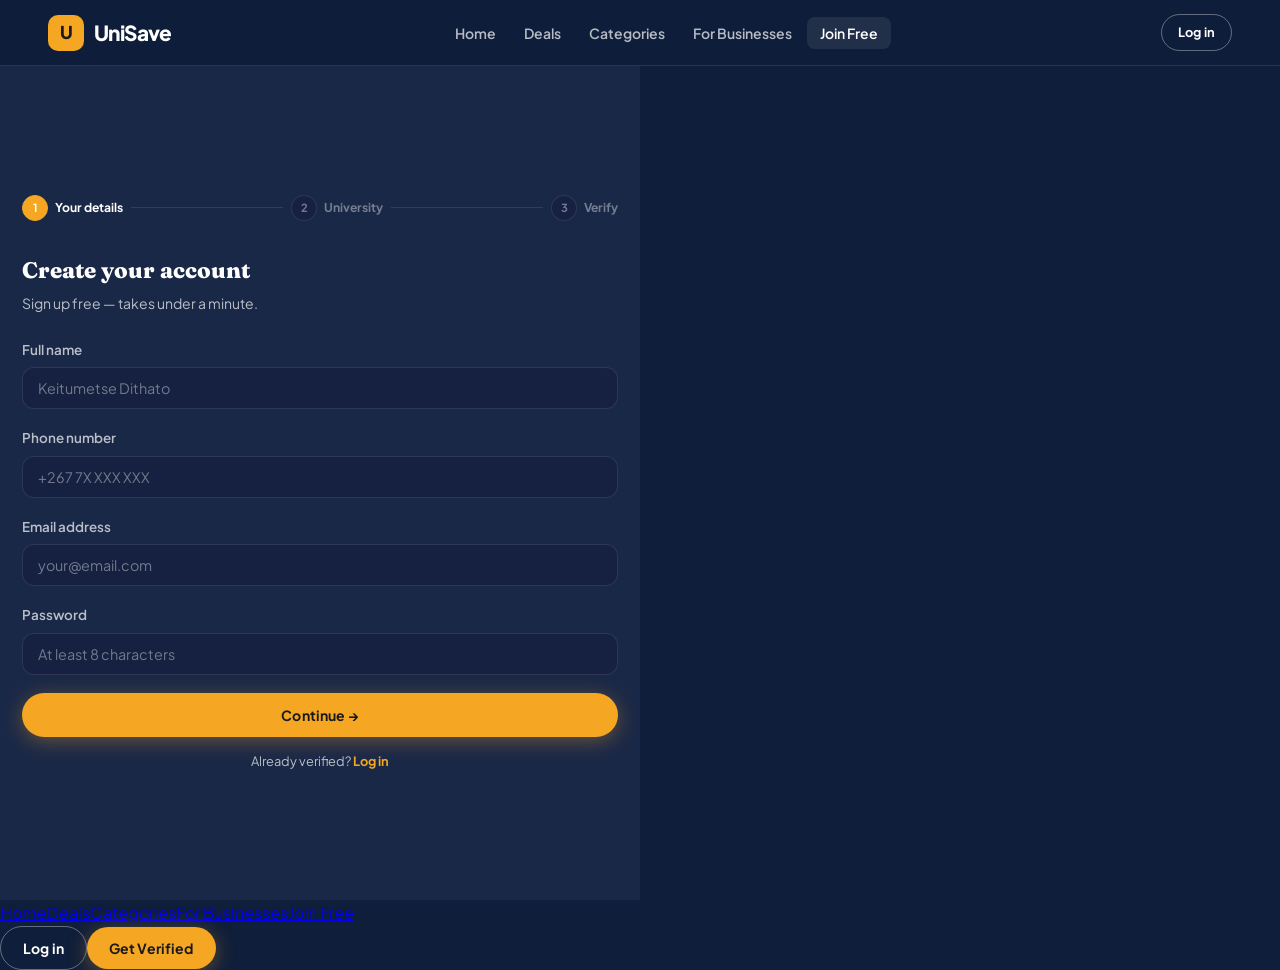
<file: verify.html>
<!DOCTYPE html>
<html lang="en">
<head>
  <meta charset="UTF-8"/>
  <meta name="viewport" content="width=device-width, initial-scale=1.0"/>
  <title>Get Verified — UniSave Botswana</title>
  <link rel="stylesheet" href="css/style.css"/>
  <style>
    .verify-layout { display:grid; grid-template-columns:1fr 1fr; min-height:calc(100svh - var(--nav-h)); }

    .verify-left {
      padding:56px 52px; display:flex; flex-direction:column; justify-content:center;
      background:linear-gradient(160deg,#0a1628,#0f1e3a 60%,#162040 100%);
      border-right:1px solid var(--border); position:relative; overflow:hidden;
    }
    .verify-left-blob { position:absolute; top:-60px; left:-60px; width:400px; height:400px; border-radius:50%; background:radial-gradient(circle,rgba(245,166,35,0.1) 0%,transparent 70%); pointer-events:none; }
    .verify-left-content { position:relative; z-index:1; }
    .verify-left h1 { font-size:clamp(1.8rem,3vw,2.5rem); margin-bottom:12px; line-height:1.2; }
    .verify-left .hero-sub { color:var(--text-dim); font-size:0.92rem; margin-bottom:32px; line-height:1.7; }

    .perk-list { display:flex; flex-direction:column; gap:11px; }
    .perk-item { display:flex; align-items:flex-start; gap:12px; padding:13px 15px; background:var(--card); border:1px solid var(--border); border-radius:var(--radius); box-shadow:var(--shadow-sm); transition:border-color var(--transition); }
    .perk-item:hover { border-color:var(--border-accent); }
    .perk-icon { font-size:1.2rem; flex-shrink:0; margin-top:1px; }
    .perk-text h4 { font-size:0.84rem; font-weight:700; color:var(--text); margin-bottom:2px; font-family:'Plus Jakarta Sans',sans-serif; }
    .perk-text p  { font-size:0.76rem; color:var(--text-dim); }

    .uni-logos { display:flex; flex-wrap:wrap; gap:8px; margin-top:24px; }
    .uni-tag { padding:5px 12px; background:var(--card); border:1px solid var(--border); border-radius:var(--radius-pill); font-size:0.72rem; font-weight:700; color:var(--text-dim); }

    .verify-right { padding:56px 52px; display:flex; flex-direction:column; justify-content:center; background:var(--card); }

    /* STEP INDICATORS */
    .step-indicators { display:flex; align-items:center; gap:0; list-style:none; margin-bottom:32px; }
    .step-indicators li { display:flex; align-items:center; gap:7px; font-size:0.76rem; font-weight:700; color:var(--text-muted); }
    .s-num { width:26px; height:26px; border-radius:50%; background:var(--surface); border:1.5px solid var(--border); display:inline-flex; align-items:center; justify-content:center; font-size:0.7rem; font-weight:700; transition:all var(--transition); }
    .step-indicators li.current .s-num { background:var(--amber); border-color:var(--amber); color:#fff; }
    .step-indicators li.current { color:var(--text); }
    .step-indicators li.done .s-num { background:var(--amber-pale); border-color:var(--amber-pale); color:var(--amber); }
    .step-indicators li.done { color:var(--amber); }
    .step-sep { flex:1; height:1.5px; background:var(--border); margin:0 8px; min-width:16px; }

    .verify-step { display:none; }
    .verify-step.active { display:block; }
    .step-title    { font-family:'Fraunces',serif; font-weight:800; font-size:1.4rem; margin-bottom:4px; color:var(--text); }
    .step-subtitle { color:var(--text-dim); font-size:0.875rem; margin-bottom:24px; }

    .uni-grid { display:grid; grid-template-columns:1fr 1fr; gap:9px; margin-bottom:16px; }
    .uni-opt {
      padding:10px 13px; background:var(--bg); border:1.5px solid var(--border);
      border-radius:var(--radius); cursor:pointer; transition:all var(--transition);
      font-size:0.81rem; font-weight:600; text-align:left; color:var(--text-dim);
      font-family:'Plus Jakarta Sans',sans-serif;
    }
    .uni-opt:hover, .uni-opt.selected { border-color:var(--amber); background:var(--amber-faint); color:var(--amber); }

    .or-divider { display:flex; align-items:center; gap:10px; color:var(--text-muted); font-size:0.76rem; margin:14px 0; }
    .or-divider::before, .or-divider::after { content:''; flex:1; height:1px; background:var(--border); }

    .upload-zone { border:2px dashed var(--border-accent); border-radius:var(--radius); padding:26px; text-align:center; cursor:pointer; margin-bottom:14px; transition:all var(--transition); }
    .upload-zone:hover { background:var(--amber-faint); border-color:var(--amber-pale); }

    .success-state { text-align:center; padding:16px 0; }
    .success-emoji { font-size:4rem; display:block; margin-bottom:16px; animation:float 3s ease-in-out infinite; }
    .success-state h2 { font-size:1.8rem; margin-bottom:10px; }
    .success-state p  { color:var(--text-dim); margin-bottom:24px; }

    
      .verify-left { display:none; }
      .verify-right { padding:36px 22px; }
    }
  
    /* ── RESPONSIVE PATCH (verify) ── */
    @media (max-width:960px){
      .verify-layout{grid-template-columns:1fr;}
      .verify-left{display:none;}
      .verify-right{padding:2rem 1.5rem;min-height:calc(100svh - var(--nav-h));}
    }
    @media (max-width:600px){
      .verify-right{padding:1.5rem 1rem;}
      .uni-grid{grid-template-columns:1fr;}
      .step-indicators{font-size:0.7rem;gap:4px;}
      .step-title{font-size:1.2rem;}
      .upload-zone{padding:20px 12px;}
    }
</style>
</head>
<body>

<nav class="nav">
  <a class="nav-brand" href="index.html"><div class="nav-logo-icon">U</div><span class="nav-logo-text">UniSave</span></a>
  <ul class="nav-links">
    <li><a href="index.html">Home</a></li>
    <li><a href="deals.html">Deals</a></li>
    <li><a href="categories.html">Categories</a></li>
    <li><a href="businesses.html">For Businesses</a></li>
    <li><a href="verify.html" class="active">Join Free</a></li>
  </ul>
  <div class="nav-actions"><a href="login.html" class="btn btn-ghost btn-sm">Log in</a></div>
  <button class="nav-hamburger" aria-label="Toggle menu" aria-expanded="false">
    <svg width="22" height="22" viewBox="0 0 24 24" fill="none" stroke="currentColor" stroke-width="2.2"><line x1="3" y1="6" x2="21" y2="6"/><line x1="3" y1="12" x2="21" y2="12"/><line x1="3" y1="18" x2="21" y2="18"/></svg>
  </button>
</nav>

<div class="verify-layout">
  <!-- LEFT -->
  <div class="verify-left">
    <div class="verify-left-blob"></div>
    <div class="verify-left-content anim-fadeup">
      <div class="section-label" style="margin-bottom:14px;">100% Free 🎓</div>
      <h1>Unlock <span class="gradient-text">120+ deals</span> in Gaborone</h1>
      <p class="hero-sub">One quick verification, then instant access to student discounts on food, transport, airtime and more — completely free, no credit card needed.</p>
      <div class="perk-list">
        <div class="perk-item"><div class="perk-icon">⚡</div><div class="perk-text"><h4>Verify in 60 seconds</h4><p>Use your university email or student ID from any Gaborone institution.</p></div></div>
        <div class="perk-item"><div class="perk-icon">🔒</div><div class="perk-text"><h4>Always free for students</h4><p>No subscription, no hidden fees. Free for your entire time at university.</p></div></div>
        <div class="perk-item"><div class="perk-icon">📍</div><div class="perk-text"><h4>Local Gaborone deals</h4><p>Deals at real local businesses you actually use — not online-only stores.</p></div></div>
        <div class="perk-item"><div class="perk-icon">🔔</div><div class="perk-text"><h4>Weekly new deals</h4><p>Get notified when new deals drop from your favourite local businesses.</p></div></div>
      </div>
      <p style="font-size:0.75rem;font-weight:700;color:var(--text-muted);text-transform:uppercase;letter-spacing:0.1em;margin:24px 0 10px;">Accepted universities</p>
      <div class="uni-logos">
        <span class="uni-tag">🏛️ UB</span><span class="uni-tag">🔬 BIUST</span><span class="uni-tag">🎓 Limkokwing</span>
        <span class="uni-tag">📚 BAISAGO</span><span class="uni-tag">🏫 Botho Uni</span><span class="uni-tag">+ more</span>
      </div>
    </div>
  </div>

  <!-- RIGHT -->
  <div class="verify-right">
    <ul class="step-indicators">
      <li class="current" id="si-1"><span class="s-num">1</span> Your details</li>
      <span class="step-sep"></span>
      <li id="si-2"><span class="s-num">2</span> University</li>
      <span class="step-sep"></span>
      <li id="si-3"><span class="s-num">3</span> Verify</li>
    </ul>

    <!-- STEP 1 -->
    <div class="verify-step active" data-step="1">
      <div class="step-title">Create your account</div>
      <div class="step-subtitle">Sign up free — takes under a minute.</div>
      <div class="form-group"><label class="form-label">Full name</label><input type="text" class="form-input" placeholder="Keitumetse Dithato"/></div>
      <div class="form-group"><label class="form-label">Phone number</label><input type="tel" class="form-input" placeholder="+267 7X XXX XXX"/></div>
      <div class="form-group"><label class="form-label">Email address</label><input type="email" class="form-input" placeholder="your@email.com"/></div>
      <div class="form-group"><label class="form-label">Password</label><input type="password" class="form-input" placeholder="At least 8 characters"/></div>
      <button class="btn btn-primary" style="width:100%;justify-content:center;padding:13px;" data-step-next="2">Continue →</button>
      <p style="text-align:center;margin-top:14px;font-size:0.8rem;color:var(--text-dim);">Already verified? <a href="login.html" style="color:var(--amber);text-decoration:none;font-weight:700;">Log in</a></p>
    </div>

    <!-- STEP 2 -->
    <div class="verify-step" data-step="2">
      <div class="step-title">Where do you study?</div>
      <div class="step-subtitle">Select your institution in Gaborone.</div>
      <div class="form-group"><label class="form-label">Search your university</label><input type="text" class="form-input" placeholder="Type university name…"/></div>
      <div class="uni-grid">
        <button class="uni-opt" onclick="selectUni(this)">🏛️ University of Botswana</button>
        <button class="uni-opt" onclick="selectUni(this)">🔬 BIUST</button>
        <button class="uni-opt" onclick="selectUni(this)">🎓 Limkokwing</button>
        <button class="uni-opt" onclick="selectUni(this)">📚 BAISAGO</button>
        <button class="uni-opt" onclick="selectUni(this)">🏫 Botho University</button>
        <button class="uni-opt" onclick="selectUni(this)">🌍 Other institution</button>
      </div>
      <div style="display:flex;gap:10px;">
        <button class="btn btn-ghost" style="flex:1;justify-content:center;" onclick="goStep(1)">← Back</button>
        <button class="btn btn-primary" style="flex:2;justify-content:center;padding:12px;" data-step-next="3">Continue →</button>
      </div>
    </div>

    <!-- STEP 3 -->
    <div class="verify-step" data-step="3">
      <div class="step-title">Verify your status</div>
      <div class="step-subtitle">Enter your university email to confirm you're a student.</div>
      <div class="form-group">
        <label class="form-label">University email address</label>
        <input type="email" class="form-input" id="verify-uni-email" placeholder="yourname@ub.ac.bw"/>
      </div>
      <p style="font-size:0.73rem;color:var(--text-muted);margin-bottom:18px;">🔒 Your information is encrypted. We'll send a confirmation to this address.</p>
      <div style="display:flex;gap:10px;">
        <button class="btn btn-ghost" style="flex:1;justify-content:center;" onclick="goStep(2)">← Back</button>
        <button class="btn btn-primary" style="flex:2;justify-content:center;padding:12px;" onclick="completeVerify()">Verify &amp; Get Access 🎉</button>
      </div>
    </div>

    <!-- STEP 4: SUCCESS -->
    <div class="verify-step" data-step="4">
      <div class="success-state">
        <span class="success-emoji">🎉</span>
        <h2>You're <span class="gradient-text">verified!</span></h2>
        <p>Welcome to UniSave! You now have access to 120+ student deals across Gaborone. Start saving today.</p>
        <a href="deals.html" class="btn btn-primary btn-lg" style="width:100%;justify-content:center;">Browse deals now →</a>
        <p style="margin-top:12px;font-size:0.78rem;color:var(--text-muted);">Check your email for a confirmation link. Welcome to UniSave 🇧🇼</p>
      </div>
    </div>
  </div>
</div>

<script src="js/main.js"></script>
<script>
  /* ── helpers ── */
  function fieldErr(input, msg) {
    input.style.borderColor = '#dc2626';
    input.style.boxShadow   = '0 0 0 3px rgba(220,38,38,0.15)';
    var wrap = input.closest('.form-group');
    var old  = wrap && wrap.querySelector('.v-err');
    if (old) old.remove();
    if (msg && wrap) {
      var el = document.createElement('p');
      el.className  = 'v-err';
      el.style.cssText = 'font-size:0.74rem;color:#dc2626;margin-top:5px;font-weight:600;';
      el.textContent = msg;
      wrap.appendChild(el);
    }
  }
  function clearErr(input) {
    input.style.borderColor = '';
    input.style.boxShadow   = '';
    var wrap = input.closest('.form-group');
    var old  = wrap && wrap.querySelector('.v-err');
    if (old) old.remove();
  }
  function isEmail(v)  { return /^[^\s@]+@[^\s@]+\.[^\s@]+$/.test(v); }
  function isPhone(v)  { return /^[+\d\s]{7,15}$/.test(v); }

  /* ── step navigation with validation ── */
  function goStep(n) {
    if (n > 1 && !validateStep(n - 1)) return; // validate current before advancing
    document.querySelectorAll('.verify-step').forEach(function(s) { s.classList.remove('active'); });
    document.querySelector('.verify-step[data-step="' + n + '"]').classList.add('active');
    updateIndicators(n);
    window.scrollTo({ top: 0, behavior: 'smooth' });
  }

  function validateStep(step) {
    if (step === 1) {
      var name  = document.querySelector('[data-step="1"] input[type="text"]');
      var phone = document.querySelector('[data-step="1"] input[type="tel"]');
      var email = document.querySelector('[data-step="1"] input[type="email"]');
      var pass  = document.querySelector('[data-step="1"] input[type="password"]');
      var ok = true;
      if (!name.value.trim() || name.value.trim().length < 2) { fieldErr(name, 'Please enter your full name (at least 2 characters).'); ok = false; } else clearErr(name);
      if (!isPhone(phone.value.trim())) { fieldErr(phone, 'Enter a valid Botswana phone number e.g. +267 71 234 567.'); ok = false; } else clearErr(phone);
      if (!isEmail(email.value.trim())) { fieldErr(email, 'Enter a valid email address.'); ok = false; } else clearErr(email);
      if (pass.value.length < 8) { fieldErr(pass, 'Password must be at least 8 characters.'); ok = false; } else clearErr(pass);
      return ok;
    }
    if (step === 2) {
      var sel = document.querySelector('.uni-opt.selected');
      if (!sel) { showToast('Please select your university to continue.', 'error'); return false; }
      return true;
    }
    return true;
  }

  function updateIndicators(current) {
    [1,2,3].forEach(function(n) {
      var li = document.getElementById('si-' + n);
      li.classList.remove('current','done');
      if (n < current) li.classList.add('done');
      if (n === current) li.classList.add('current');
    });
  }

  /* Wire up [data-step-next] buttons */
  document.addEventListener('DOMContentLoaded', function() {
    document.querySelectorAll('[data-step-next]').forEach(function(btn) {
      btn.addEventListener('click', function() {
        goStep(parseInt(this.getAttribute('data-step-next')));
      });
    });
    /* Clear errors on input */
    document.querySelectorAll('.form-input').forEach(function(inp) {
      inp.addEventListener('input', function() { clearErr(this); });
    });
  });

  function selectUni(el) {
    document.querySelectorAll('.uni-opt').forEach(function(u) { u.classList.remove('selected'); });
    el.classList.add('selected');
  }

  function completeVerify() {
    /* Re-validate step 3 — university email required */
    var uniEmail = document.getElementById('verify-uni-email');
    if (!uniEmail.value.trim() || !isEmail(uniEmail.value.trim())) {
      fieldErr(uniEmail, 'Please enter a valid university email address.');
      return;
    }
    clearErr(uniEmail);

    /* Collect step 1 values */
    var name  = document.querySelector('[data-step="1"] input[type="text"]').value.trim();
    var phone = document.querySelector('[data-step="1"] input[type="tel"]').value.trim();
    var email = document.querySelector('[data-step="1"] input[type="email"]').value.trim();
    var pass  = document.querySelector('[data-step="1"] input[type="password"]').value;
    var uniBtn = document.querySelector('.uni-opt.selected');
    var uni    = uniBtn ? uniBtn.textContent.replace(/^\S+\s/, '') : 'University of Botswana';

    var key  = email || phone;
    /* Block duplicate registration */
    var existing = JSON.parse(localStorage.getItem('unisave_registered_' + key) || 'null');
    if (existing) {
      showToast('An account already exists with this email. Please log in.', 'error');
      setTimeout(function(){ window.location.href = 'login.html'; }, 2000);
      return;
    }

    var user = {
      name: name,
      email: email,
      phone: phone,
      universityEmail: uniEmail.value.trim(),
      university: uni,
      verified: true,
      joinDate: Date.now(),
      password: pass
    };
    localStorage.setItem('unisave_registered_' + key, JSON.stringify(user));
    delete user.password;
    localStorage.setItem('unisave_user', JSON.stringify(user));

    document.querySelectorAll('.verify-step').forEach(function(s) { s.classList.remove('active'); });
    document.querySelector('.verify-step[data-step="4"]').classList.add('active');
    document.querySelectorAll('.step-indicators li').forEach(function(li) { li.classList.remove('current'); li.classList.add('done'); });
  }
</script>
</body>
</html>
</file>
<file: css/style.css>
/* =============================================
   UniSave — Student Discount Platform Botswana
   Global Stylesheet — Dark Navy + Amber Theme
   ============================================= */

@import url('https://fonts.googleapis.com/css2?family=Plus+Jakarta+Sans:wght@300;400;500;600;700;800&family=Fraunces:wght@700;800;900&display=swap');

*, *::before, *::after { box-sizing: border-box; margin: 0; padding: 0; }

:root {
  /* Dark navy backgrounds */
  --bg:            #0f1e3a;
  --bg-deep:       #0a1628;
  --surface:       #162040;
  --card:          #1a2847;
  --card-light:    #ffffff;
  --border:        rgba(255,255,255,0.1);
  --border-accent: rgba(251,176,59,0.4);

  /* Brand amber/orange */
  --amber:         #f5a623;
  --amber-dark:    #e09010;
  --amber-light:   #fbbf24;
  --amber-pale:    rgba(245,166,35,0.15);
  --amber-faint:   rgba(245,166,35,0.08);

  /* Accent blue tones */
  --blue-mid:      #1e3a6e;
  --blue-accent:   #2a4d8f;

  /* Text */
  --text:          #ffffff;
  --text-dim:      rgba(255,255,255,0.7);
  --text-muted:    rgba(255,255,255,0.4);
  --text-dark:     #0f1e3a;

  /* UI */
  --radius:        12px;
  --radius-lg:     20px;
  --radius-pill:   100px;
  --shadow-sm:     0 1px 4px rgba(0,0,0,0.2);
  --shadow-md:     0 4px 16px rgba(0,0,0,0.3);
  --shadow-lg:     0 12px 40px rgba(0,0,0,0.4);
  --shadow-amber:  0 4px 20px rgba(245,166,35,0.35);
  --transition:    0.2s ease;
  --nav-h:         66px;
}

html { scroll-behavior: smooth; }

body {
  font-family: 'Plus Jakarta Sans', sans-serif;
  background: var(--bg);
  color: var(--text);
  overflow-x: hidden;
  min-height: 100vh;
  line-height: 1.6;
}

/* ---- TYPE ---- */
h1, h2, h3, h4 {
  font-family: 'Plus Jakarta Sans', sans-serif;
  font-weight: 800;
  line-height: 1.1;
  letter-spacing: -0.02em;
  color: var(--text);
}

.gradient-text {
  color: var(--amber);
}

/* ---- BUTTONS ---- */
.btn {
  display: inline-flex;
  align-items: center;
  gap: 8px;
  padding: 10px 22px;
  border-radius: var(--radius-pill);
  font-family: 'Plus Jakarta Sans', sans-serif;
  font-size: 0.875rem;
  font-weight: 700;
  cursor: pointer;
  text-decoration: none;
  transition: all var(--transition);
  border: none;
  white-space: nowrap;
  letter-spacing: 0.01em;
}

/* Primary = amber/orange filled (main CTA: "Sign Up Free", "Get Started Free") */
.btn-primary {
  background: var(--amber);
  color: #1a1a1a;
  box-shadow: var(--shadow-amber);
}
.btn-primary:hover {
  background: var(--amber-dark);
  transform: translateY(-2px);
  box-shadow: 0 8px 28px rgba(245,166,35,0.45);
}

/* Ghost = outlined, white border (e.g. "Log In", "See How It Works") */
.btn-ghost {
  background: transparent;
  color: var(--text);
  border: 1.5px solid rgba(255,255,255,0.35);
}
.btn-ghost:hover {
  border-color: var(--amber);
  color: var(--amber);
  background: var(--amber-faint);
}

/* Outline = subtle amber tinted */
.btn-outline {
  background: var(--amber-faint);
  color: var(--amber);
  border: 1.5px solid var(--amber-pale);
}
.btn-outline:hover {
  background: var(--amber-pale);
  border-color: var(--amber);
}

/* White = white background with dark text */
.btn-white {
  background: #fff;
  color: var(--text-dark);
  box-shadow: 0 2px 12px rgba(0,0,0,0.2);
}
.btn-white:hover { transform: translateY(-2px); box-shadow: 0 6px 20px rgba(0,0,0,0.3); }

.btn-lg { padding: 14px 32px; font-size: 1rem; }
.btn-sm { padding: 7px 16px; font-size: 0.8rem; }

/* ---- NAV ---- */
.nav {
  position: sticky;
  top: 0;
  z-index: 300;
  height: var(--nav-h);
  display: flex;
  align-items: center;
  justify-content: space-between;
  padding: 0 48px;
  background: rgba(15,30,58,0.95);
  backdrop-filter: blur(18px);
  -webkit-backdrop-filter: blur(18px);
  border-bottom: 1px solid var(--border);
}
.nav-brand { display: flex; align-items: center; gap: 10px; text-decoration: none; }
.nav-logo-icon {
  width: 36px; height: 36px;
  background: var(--amber);
  border-radius: 10px;
  display: flex; align-items: center; justify-content: center;
  font-size: 1.1rem;
  color: #1a1a1a;
  font-weight: 800;
  font-family: 'Plus Jakarta Sans', sans-serif;
  flex-shrink: 0;
}
.nav-logo-text {
  font-family: 'Plus Jakarta Sans', sans-serif;
  font-weight: 800;
  font-size: 1.3rem;
  color: var(--text);
  letter-spacing: -0.03em;
}
.nav-logo-text span { color: var(--amber); }

.nav-links { display: flex; align-items: center; gap: 2px; list-style: none; }
.nav-links a {
  padding: 7px 13px;
  border-radius: 8px;
  color: var(--text-dim);
  text-decoration: none;
  font-size: 0.875rem;
  font-weight: 600;
  transition: all var(--transition);
}
.nav-links a:hover, .nav-links a.active {
  color: var(--text);
  background: rgba(255,255,255,0.08);
}
.nav-actions { display: flex; align-items: center; gap: 10px; }
.nav-hamburger { display: none; background: none; border: none; cursor: pointer; color: var(--text); padding: 6px; }

/* Mobile nav */
.nav-links.nav-open {
  display: flex !important;
  flex-direction: column;
  position: absolute;
  top: var(--nav-h);
  left: 0; right: 0;
  background: var(--surface);
  border-bottom: 1px solid var(--border);
  padding: 12px 20px 20px;
  gap: 2px;
  box-shadow: var(--shadow-md);
  z-index: 299;
}
.nav-links.nav-open a { width: 100%; }

/* ---- SECTION HELPERS ---- */
.section     { padding: 80px 48px; }
.section-sm  { padding: 48px 48px; }
.section-label {
  display: inline-flex;
  align-items: center;
  gap: 6px;
  font-size: 0.72rem;
  font-weight: 700;
  letter-spacing: 0.14em;
  text-transform: uppercase;
  color: var(--amber);
  margin-bottom: 12px;
}
.section-title { font-size: clamp(1.8rem, 3.5vw, 2.8rem); margin-bottom: 14px; }
.section-sub   { color: var(--text-dim); font-size: 1rem; max-width: 520px; line-height: 1.7; }

/* ---- DEAL CARD ---- */
.deal-card {
  background: var(--card);
  border: 1px solid var(--border);
  border-radius: var(--radius-lg);
  overflow: hidden;
  display: flex;
  flex-direction: column;
  transition: transform var(--transition), border-color var(--transition), box-shadow var(--transition);
  cursor: pointer;
  position: relative;
  box-shadow: var(--shadow-sm);
}
.deal-card:hover {
  transform: translateY(-5px);
  border-color: var(--border-accent);
  box-shadow: 0 16px 40px rgba(0,0,0,0.35);
}
.deal-card-banner {
  height: 120px;
  display: flex;
  align-items: center;
  justify-content: center;
  font-size: 3rem;
  position: relative;
  flex-shrink: 0;
  background: var(--surface);
}
.deal-card-body { padding: 16px 18px 20px; flex: 1; display: flex; flex-direction: column; }
.deal-card-top  { display: flex; justify-content: space-between; align-items: flex-start; margin-bottom: 5px; }
.deal-brand     { font-family: 'Plus Jakarta Sans', sans-serif; font-weight: 800; font-size: 1rem; color: var(--text); }
.deal-discount  { font-weight: 800; font-size: 1rem; color: var(--amber); white-space: nowrap; }
.deal-location  { font-size: 0.72rem; color: var(--text-muted); margin-bottom: 8px; display: flex; align-items: center; gap: 4px; }
.deal-desc      { font-size: 0.81rem; color: var(--text-dim); margin-bottom: 14px; flex: 1; line-height: 1.5; }
.deal-cta {
  display: block;
  text-align: center;
  padding: 9px;
  border-radius: 10px;
  background: var(--amber-faint);
  border: 1.5px solid var(--amber-pale);
  color: var(--amber);
  font-size: 0.82rem;
  font-weight: 700;
  text-decoration: none;
  transition: all var(--transition);
}
.deal-cta:hover { background: var(--amber-pale); border-color: var(--amber); }

/* ---- BADGES ---- */
.badge {
  position: absolute;
  top: 10px; right: 10px;
  padding: 3px 10px;
  border-radius: var(--radius-pill);
  font-size: 0.66rem;
  font-weight: 700;
  letter-spacing: 0.05em;
  text-transform: uppercase;
  z-index: 1;
}
.badge-hot  { background: #ef4444; color: #fff; }
.badge-new  { background: #22c55e; color: #fff; }
.badge-exc  { background: #7c3aed; color: #fff; }
.badge-free { background: var(--amber); color: #1a1a1a; }

/* ---- CATEGORY PILL ---- */
.cat-pill {
  flex-shrink: 0;
  padding: 8px 18px;
  border-radius: var(--radius-pill);
  background: var(--surface);
  border: 1.5px solid var(--border);
  font-size: 0.84rem;
  font-weight: 600;
  color: var(--text-dim);
  cursor: pointer;
  transition: all var(--transition);
  white-space: nowrap;
  user-select: none;
  text-decoration: none;
  display: inline-block;
  box-shadow: var(--shadow-sm);
}
.cat-pill:hover, .cat-pill.active {
  background: var(--amber-faint);
  border-color: var(--amber);
  color: var(--amber);
}

/* ---- DEALS GRID ---- */
.deals-grid { display: grid; grid-template-columns: repeat(auto-fill, minmax(240px, 1fr)); gap: 18px; }

/* ---- STAT CARD ---- */
.stat-card {
  background: transparent;
  border: none;
  border-radius: var(--radius-lg);
  padding: 8px 0;
  text-align: left;
  transition: transform var(--transition);
}
.stat-card:hover { transform: translateY(-3px); }
.stat-num   {
  font-family: 'Plus Jakarta Sans', sans-serif;
  font-weight: 900;
  font-size: 2.4rem;
  color: var(--amber);
  line-height: 1;
  margin-bottom: 6px;
}
.stat-label { font-size: 0.82rem; color: var(--text-dim); font-weight: 500; }

/* ---- FORMS ---- */
.form-group { margin-bottom: 18px; }
.form-label { display: block; font-size: 0.84rem; font-weight: 600; margin-bottom: 7px; color: var(--text-dim); }
.form-input, .form-select, .form-textarea {
  width: 100%;
  padding: 11px 15px;
  background: var(--surface);
  border: 1.5px solid var(--border);
  border-radius: var(--radius);
  color: var(--text);
  font-size: 0.9rem;
  font-family: 'Plus Jakarta Sans', sans-serif;
  outline: none;
  transition: border-color var(--transition), box-shadow var(--transition);
}
.form-input::placeholder, .form-textarea::placeholder { color: var(--text-muted); }
.form-input:focus, .form-select:focus, .form-textarea:focus {
  border-color: var(--amber);
  box-shadow: 0 0 0 3px rgba(245,166,35,0.12);
  background: var(--card);
}
.form-textarea { resize: vertical; min-height: 100px; }
.form-select option { background: var(--card); color: var(--text); }

/* ---- SEARCH BAR ---- */
.search-bar { position: relative; display: flex; align-items: center; }
.search-bar input {
  width: 100%;
  padding: 12px 48px 12px 18px;
  background: var(--surface);
  border: 1.5px solid var(--border);
  border-radius: var(--radius-pill);
  color: var(--text);
  font-family: 'Plus Jakarta Sans', sans-serif;
  font-size: 0.9rem;
  font-weight: 500;
  outline: none;
  transition: all var(--transition);
  box-shadow: var(--shadow-sm);
}
.search-bar input::placeholder { color: var(--text-muted); }
.search-bar input:focus { border-color: var(--amber); box-shadow: 0 0 0 3px rgba(245,166,35,0.12); }
.search-bar svg { position: absolute; right: 16px; color: var(--text-muted); pointer-events: none; }

/* ---- FOOTER ---- */
.footer {
  background: var(--bg-deep);
  color: rgba(255,255,255,0.85);
  padding: 64px 48px 36px;
  border-top: 1px solid var(--border);
}
.footer-top {
  display: grid;
  grid-template-columns: 1.4fr repeat(3, 1fr);
  gap: 48px;
  margin-bottom: 48px;
}
.footer-logo {
  font-family: 'Plus Jakarta Sans', sans-serif;
  font-weight: 800;
  font-size: 1.4rem;
  color: var(--text);
  margin-bottom: 12px;
  display: block;
}
.footer-logo span { color: var(--amber); }
.footer-desc { font-size: 0.84rem; color: rgba(255,255,255,0.45); line-height: 1.7; max-width: 240px; }
.footer-col-title { font-size: 0.72rem; font-weight: 700; text-transform: uppercase; letter-spacing: 0.12em; color: rgba(255,255,255,0.35); margin-bottom: 16px; }
.footer-col ul { list-style: none; display: flex; flex-direction: column; gap: 9px; }
.footer-col a { color: rgba(255,255,255,0.6); font-size: 0.875rem; text-decoration: none; transition: color var(--transition); }
.footer-col a:hover { color: var(--amber); }
.footer-bottom {
  display: flex;
  justify-content: space-between;
  align-items: center;
  padding-top: 24px;
  border-top: 1px solid rgba(255,255,255,0.07);
  font-size: 0.78rem;
  color: rgba(255,255,255,0.3);
  flex-wrap: wrap;
  gap: 12px;
}
.footer-bottom-links { display: flex; gap: 18px; }
.footer-bottom-links a { color: rgba(255,255,255,0.3); text-decoration: none; transition: color var(--transition); }
.footer-bottom-links a:hover { color: var(--amber); }

/* ---- PULA BADGE ---- */
.pula-badge {
  display: inline-flex;
  align-items: center;
  gap: 5px;
  padding: 3px 10px;
  background: rgba(245,166,35,0.12);
  border: 1px solid rgba(245,166,35,0.3);
  border-radius: var(--radius-pill);
  font-size: 0.75rem;
  font-weight: 700;
  color: var(--amber);
}

/* ---- ANIMATIONS ---- */
@keyframes fadeUp   { from { opacity:0; transform:translateY(26px); } to { opacity:1; transform:translateY(0); } }
@keyframes fadeIn   { from { opacity:0; } to { opacity:1; } }
@keyframes float    { 0%,100% { transform:translateY(0); } 50% { transform:translateY(-12px); } }
@keyframes pulse    { 0%,100% { opacity:1; } 50% { opacity:0.5; } }
@keyframes marquee  { from { transform:translateX(0); } to { transform:translateX(-50%); } }

.anim-fadeup  { animation: fadeUp 0.6s ease both; }
.anim-delay-1 { animation-delay: 0.1s; }
.anim-delay-2 { animation-delay: 0.2s; }
.anim-delay-3 { animation-delay: 0.3s; }
.anim-delay-4 { animation-delay: 0.4s; }
.anim-delay-5 { animation-delay: 0.5s; }

/* ---- SCROLL REVEAL ---- */
[data-reveal] { opacity:0; transform:translateY(22px); transition: opacity 0.6s ease, transform 0.6s ease; }
[data-reveal].revealed { opacity:1; transform:none; }

/* ---- TOAST ---- */
.toast {
  position: fixed;
  bottom: 28px;
  left: 50%;
  transform: translateX(-50%) translateY(14px);
  background: var(--card);
  color: var(--text);
  border: 1px solid var(--border);
  border-radius: var(--radius-pill);
  padding: 11px 22px;
  font-size: 0.875rem;
  font-weight: 500;
  z-index: 1000;
  opacity: 0;
  transition: all 0.3s ease;
  white-space: nowrap;
  box-shadow: var(--shadow-lg);
}
.toast.show { opacity:1; transform:translateX(-50%) translateY(0); }
.toast-success { background: #166534; border-color: #22c55e; }
.toast-error   { background: #7f1d1d; border-color: #dc2626; }
.toast-info    { background: var(--blue-accent); border-color: rgba(255,255,255,0.2); }

/* ---- MODAL ---- */
.modal-overlay {
  display: none;
  position: fixed; inset: 0;
  background: rgba(0,0,0,0.6);
  z-index: 500;
  align-items: center;
  justify-content: center;
  backdrop-filter: blur(6px);
}
.modal-overlay.open { display: flex; }
.modal-box {
  background: var(--card);
  border: 1px solid var(--border);
  border-radius: var(--radius-lg);
  padding: 38px 32px;
  max-width: 380px;
  width: 90%;
  text-align: center;
  position: relative;
  box-shadow: var(--shadow-lg);
}
.modal-close { position: absolute; top:12px; right:14px; background:none; border:none; cursor:pointer; color:var(--text-muted); font-size:1.4rem; line-height:1; transition:color var(--transition); }
.modal-close:hover { color:var(--text); }
.modal-code {
  font-family: 'Plus Jakarta Sans', sans-serif;
  font-size: 1.7rem;
  font-weight: 900;
  letter-spacing: 0.08em;
  padding: 14px 20px;
  background: var(--amber-faint);
  border: 2px dashed rgba(245,166,35,0.3);
  border-radius: var(--radius);
  margin: 14px 0;
  color: var(--amber);
  cursor: pointer;
  transition: background var(--transition);
}
.modal-code:hover { background: var(--amber-pale); }

/* ---- SCROLLBAR ---- */
::-webkit-scrollbar { width:6px; height:6px; }
::-webkit-scrollbar-track { background: var(--bg-deep); }
::-webkit-scrollbar-thumb { background: rgba(245,166,35,0.3); border-radius:3px; }
::-webkit-scrollbar-thumb:hover { background: rgba(245,166,35,0.5); }

/* ---- RESPONSIVE ---- */
@media (max-width: 900px) {
  .nav { padding: 0 20px; position: relative; }
  .nav-links { display: none; }
  .nav-hamburger { display: block; }
  .section, .section-sm { padding: 56px 20px; }
  .footer-top { grid-template-columns: 1fr 1fr; }
  .footer { padding: 48px 20px 28px; }
}
@media (max-width: 600px) {
  .footer-top { grid-template-columns: 1fr; }
  .deals-grid { grid-template-columns: 1fr 1fr; }
}
@media (max-width: 400px) {
  .deals-grid { grid-template-columns: 1fr; }
}
</file>
